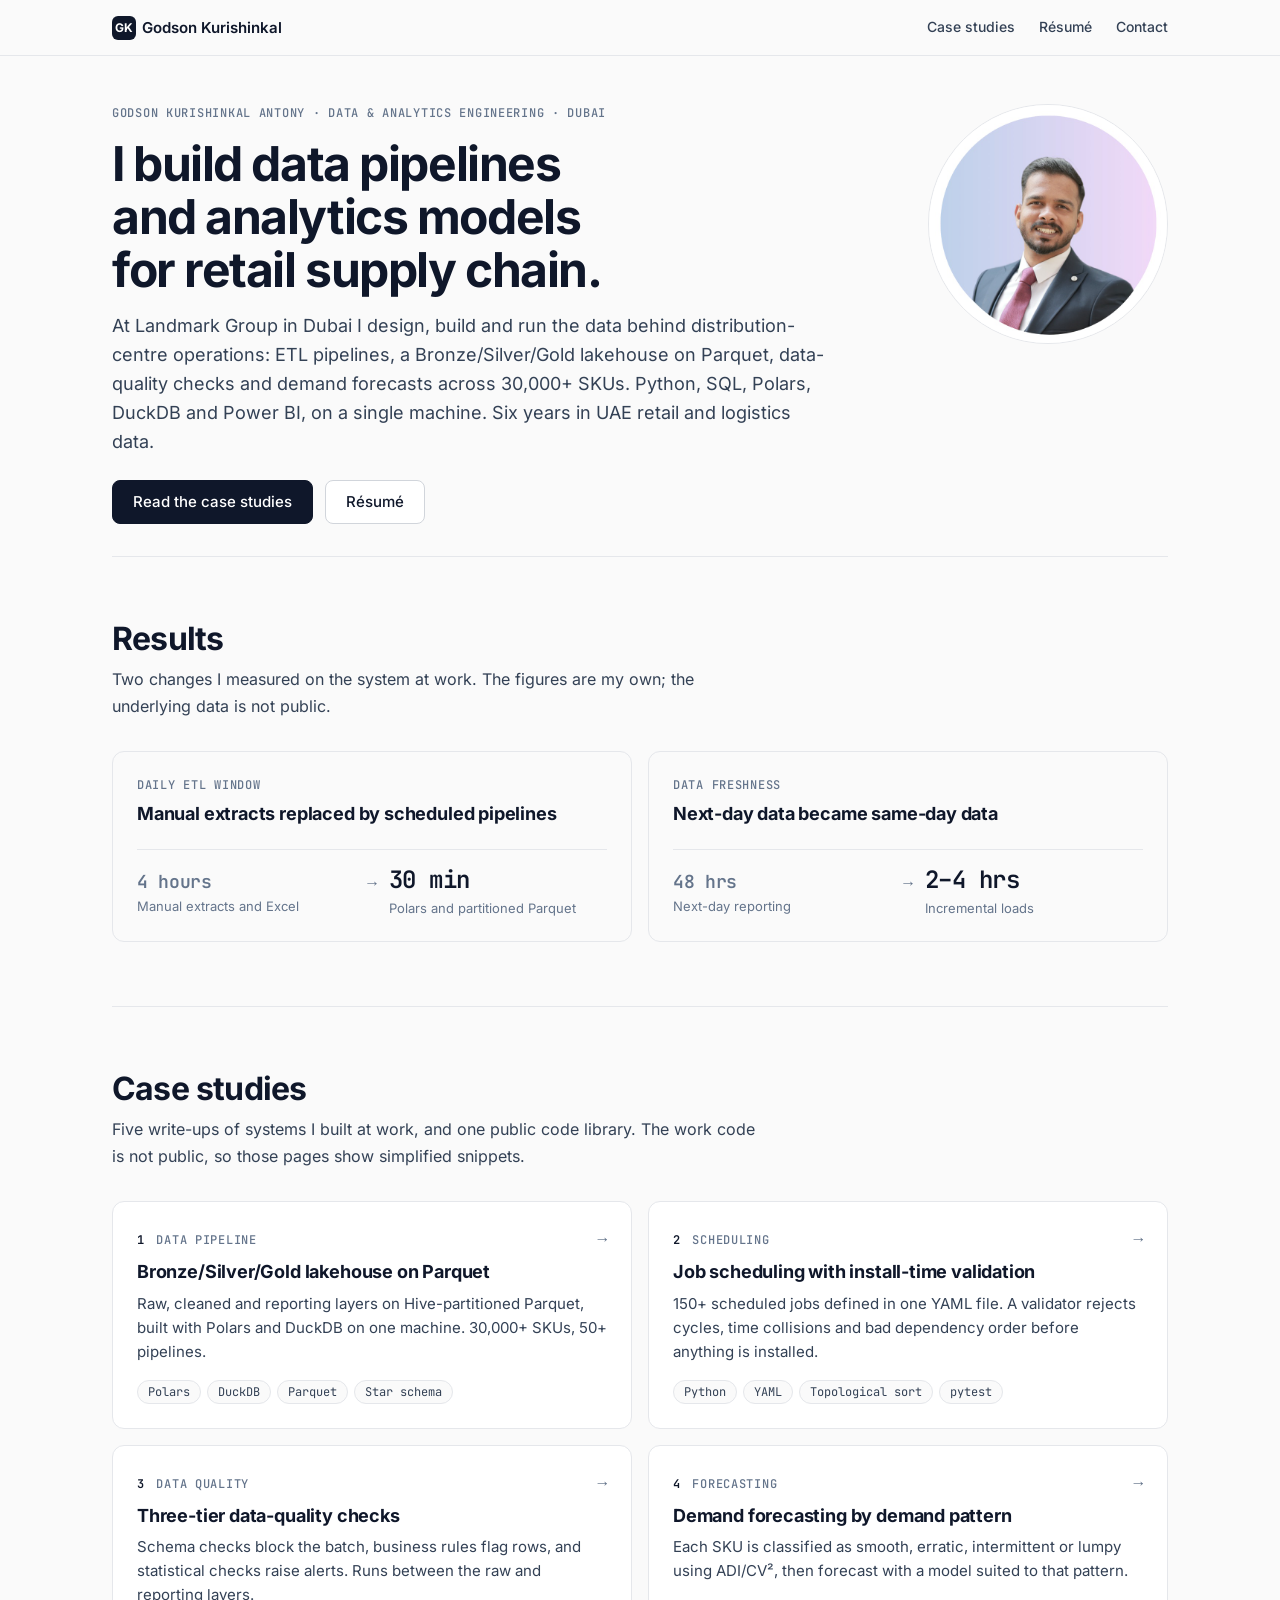
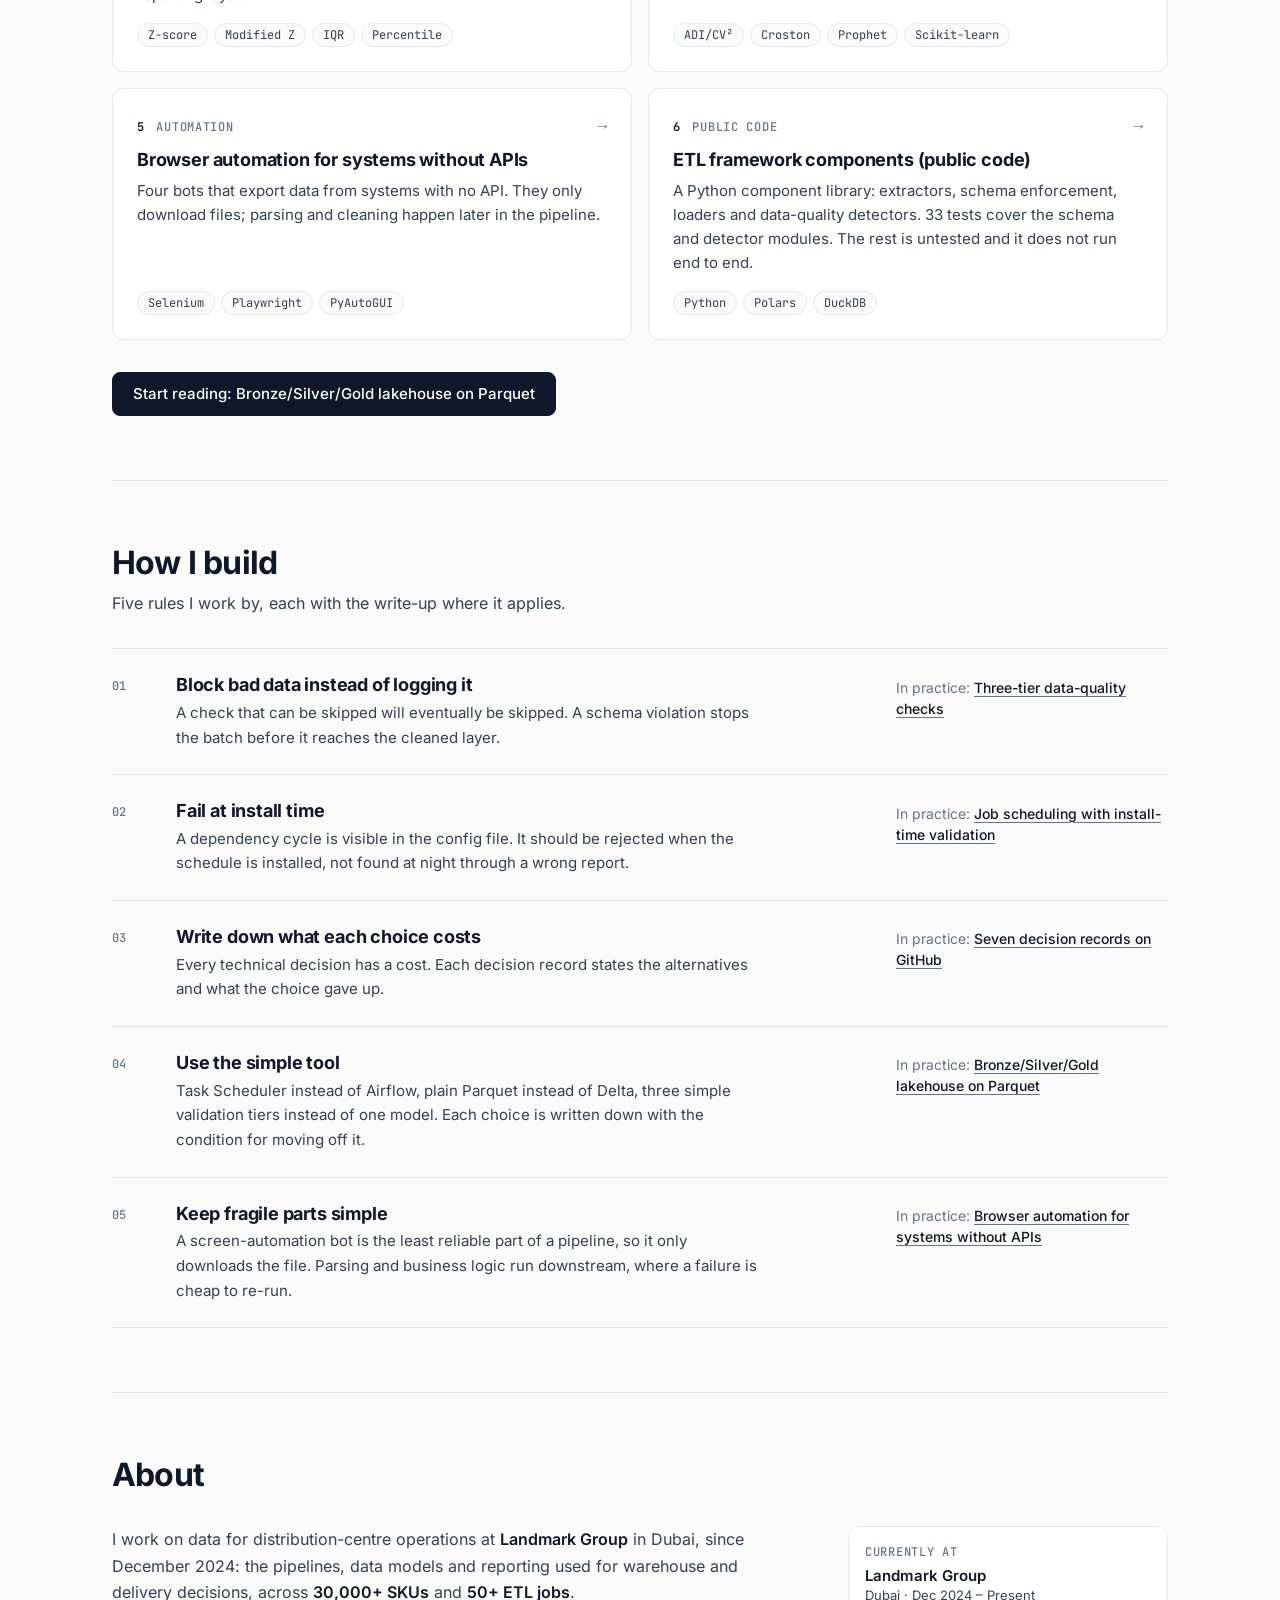
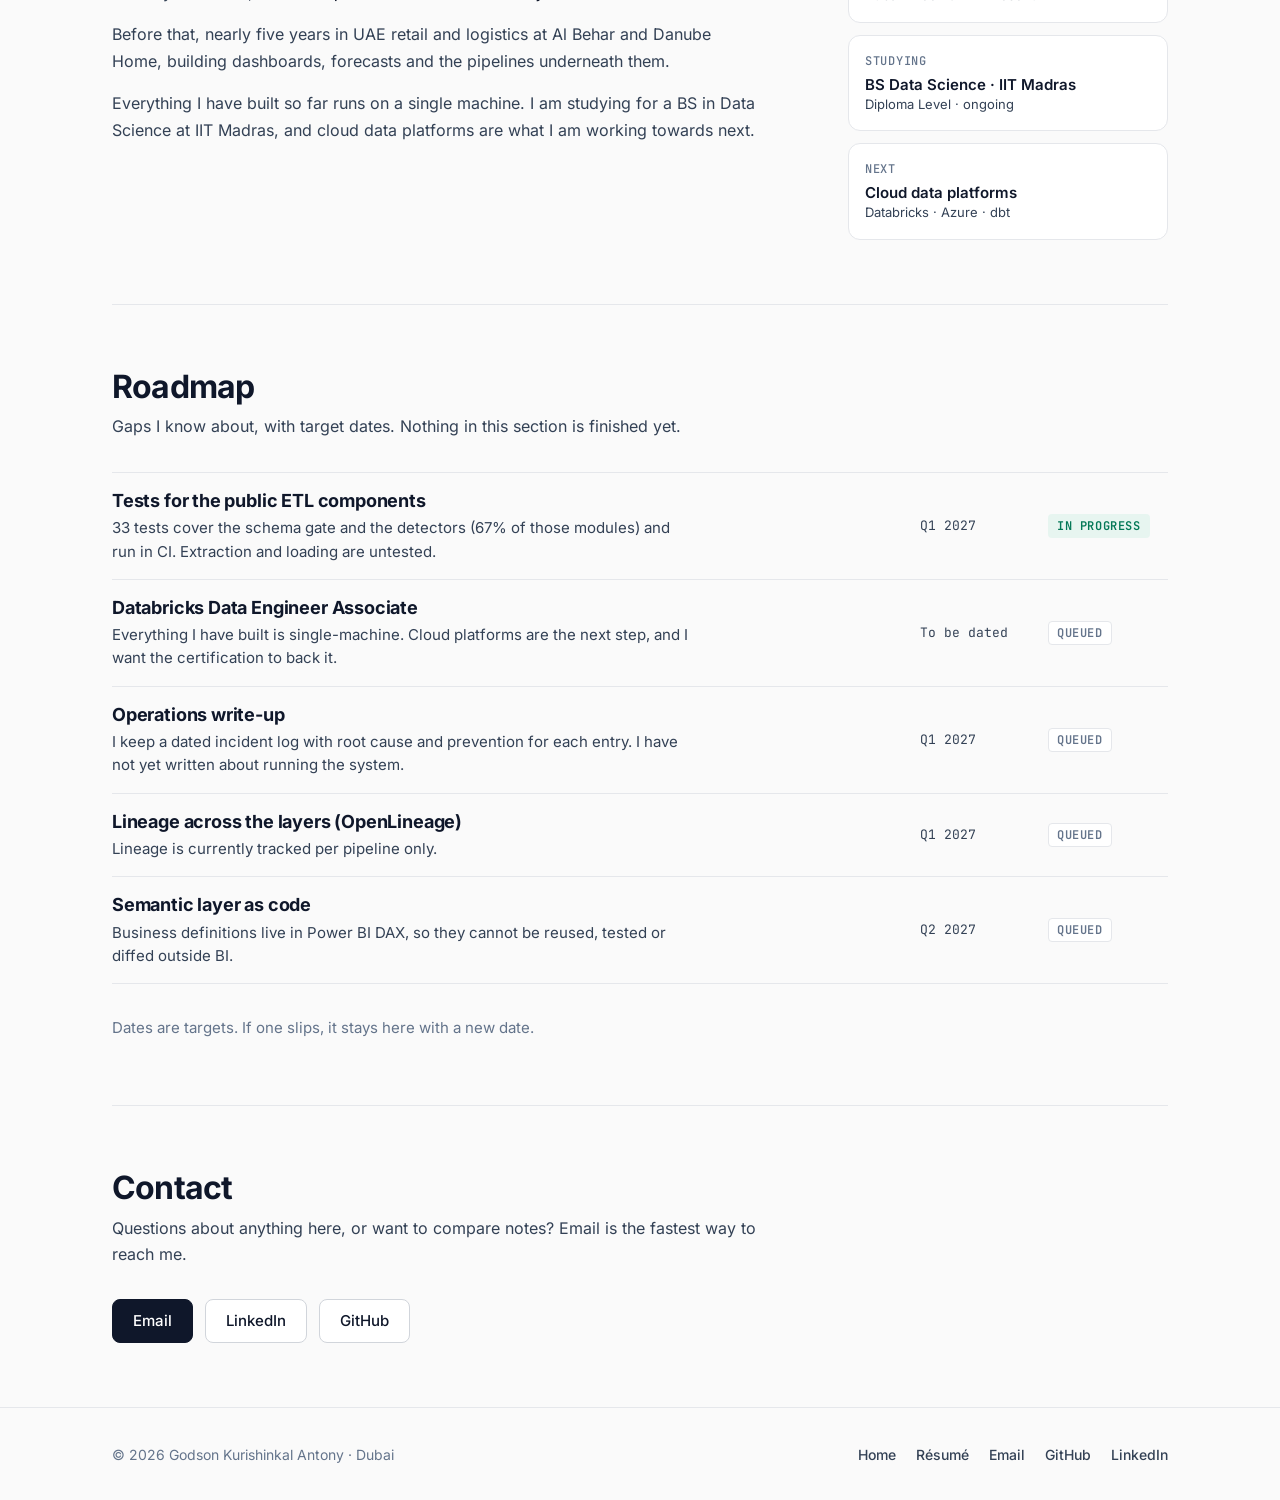
<file: index.html>
<!DOCTYPE html>
<html lang="en">
<head>
    <meta charset="UTF-8">
    <meta name="viewport" content="width=device-width, initial-scale=1.0">
    <meta name="theme-color" content="#fafafa">

    <!-- SEO -->
    <title>Godson Kurishinkal Antony — Data &amp; Analytics Engineering</title>
    <meta name="description" content="Data and analytics engineer in Dubai. ETL pipelines, a Parquet lakehouse, data-quality checks and demand forecasts for retail supply chain. Python, SQL, Polars, DuckDB, Power BI.">
    <meta name="author" content="Godson Kurishinkal Antony">
    <link rel="canonical" href="https://godsonkurishinkal.github.io/portfolio/">

    <!-- Open Graph -->
    <meta property="og:title" content="Godson Kurishinkal Antony — Data &amp; Analytics Engineering">
    <meta property="og:description" content="ETL pipelines, a Parquet lakehouse, data-quality checks and demand forecasts for retail supply chain. Write-ups and public code.">
    <meta property="og:type" content="website">
    <meta property="og:url" content="https://godsonkurishinkal.github.io/portfolio/">
    <meta property="og:image" content="https://godsonkurishinkal.github.io/portfolio/assets/images/og-image.png">
    <meta property="og:image:width" content="1200">
    <meta property="og:image:height" content="630">
    <meta property="og:locale" content="en_AE">

    <!-- Twitter Card -->
    <meta name="twitter:card" content="summary_large_image">
    <meta name="twitter:title" content="Godson Kurishinkal Antony — Data &amp; Analytics Engineering">
    <meta name="twitter:description" content="Data pipelines and analytics models for retail supply chain. Write-ups and public code.">
    <meta name="twitter:image" content="https://godsonkurishinkal.github.io/portfolio/assets/images/og-image.png">


    <!-- Favicon -->
    <link rel="icon" type="image/svg+xml" href="data:image/svg+xml;utf8,<svg xmlns='http://www.w3.org/2000/svg' viewBox='0 0 100 100'><rect width='100' height='100' rx='20' fill='%230f172a'/><text x='50' y='66' font-family='Inter,sans-serif' font-size='52' font-weight='700' text-anchor='middle' fill='%23ffffff'>GK</text></svg>">
    <link rel="apple-touch-icon" href="data:image/svg+xml;utf8,<svg xmlns='http://www.w3.org/2000/svg' viewBox='0 0 100 100'><rect width='100' height='100' rx='20' fill='%230f172a'/><text x='50' y='66' font-family='Inter,sans-serif' font-size='52' font-weight='700' text-anchor='middle' fill='%23ffffff'>GK</text></svg>">

    <!-- JSON-LD: Person schema -->
    <script type="application/ld+json">
    {
      "@context": "https://schema.org",
      "@type": "Person",
      "name": "Godson Kurishinkal Antony",
      "givenName": "Godson",
      "familyName": "Kurishinkal Antony",
      "jobTitle": "Data & Analytics Engineering — Supply Chain & Retail",
      "description": "Data and analytics engineer with 6+ years building ETL pipelines, data models, data-quality checks and demand forecasts for UAE retail supply chain.",
      "url": "https://godsonkurishinkal.github.io/portfolio/",
      "image": "https://godsonkurishinkal.github.io/portfolio/assets/images/profile.jpg",
      "email": "mailto:godson.kurishinkal@gmail.com",
      "address": {"@type": "PostalAddress", "addressLocality": "Dubai", "addressCountry": "AE"},
      "worksFor": {"@type": "Organization", "name": "Landmark Group"},
      "alumniOf": [
        {"@type": "EducationalOrganization", "name": "Indian Institute of Technology, Madras"},
        {"@type": "EducationalOrganization", "name": "Carmel Polytechnic College"}
      ],
      "knowsAbout": ["Data Engineering", "Medallion Architecture", "Polars", "DuckDB", "Power BI", "Python", "SQL", "Dimensional Modeling", "Supply Chain Analytics", "ETL Pipelines"],
      "sameAs": ["https://linkedin.com/in/godsonkurishinkal", "https://github.com/GodsonKurishinkal"]
    }
    </script>

    <link rel="stylesheet" href="assets/css/tokens.css?v=6ff5aee7">
    <link rel="stylesheet" href="assets/css/app.css?v=ebb3c138">
</head>
<body>
    <a href="#main" class="skip-link">Skip to content</a>
    <header class="site-header">
        <nav class="site-nav" aria-label="Primary">
            <a href="index.html" class="nav-brand">
                <span class="nav-brand-mark" aria-hidden="true">GK</span>
                <span class="nav-brand-name">Godson<span class="nav-brand-name-last"> Kurishinkal</span></span>
            </a>
            <ul class="nav-links">
                <li><a href="index.html#projects">Case studies</a></li>
                <li><a href="resume.html">Résumé</a></li>
                <li><a href="index.html#contact">Contact</a></li>
            </ul>
        </nav>
    </header>

    <main id="main" class="home">
        <div class="hero" id="top">
            <p class="hero-eyebrow">Godson Kurishinkal Antony · Data &amp; Analytics Engineering · Dubai</p>
            <h1 class="hero-title">I build data pipelines and analytics models for retail supply chain.</h1>
            <p class="hero-pitch">At Landmark Group in Dubai I design, build and run the data behind distribution-centre operations: ETL pipelines, a Bronze/Silver/Gold lakehouse on Parquet, data-quality checks and demand forecasts across 30,000+ SKUs. Python, SQL, Polars, DuckDB and Power BI, on a single machine. Six years in UAE retail and logistics data.</p>
            <div class="btn-row">
                <a href="#projects" class="btn btn-ink">Read the case studies</a>
                <a href="resume.html" class="btn btn-ghost">Résumé</a>
            </div>
            <img src="assets/images/profile.jpg" alt="Godson Kurishinkal Antony" class="hero-image" width="640" height="640" loading="eager" decoding="async" fetchpriority="high">
        </div>

        <section id="results" aria-labelledby="impact-title">
            <h2 class="section-title-lg" id="impact-title">Results</h2>
            <p class="section-sub">Two changes I measured on the system at work. The figures are my own; the underlying data is not public.</p>
            <div class="impact-grid">
                <div class="impact">
                    <p class="impact-label-row">Daily ETL window</p>
                    <h3 class="impact-title">Manual extracts replaced by scheduled pipelines</h3>
                    <div class="impact-compare">
                        <div class="impact-old">
                            <span class="impact-old-val">4 hours</span>
                            <span class="impact-sub">Manual extracts and Excel</span>
                        </div>
                        <span class="impact-arrow" aria-hidden="true">→</span>
                        <div class="impact-new">
                            <span class="impact-new-val">30 min</span>
                            <span class="impact-sub">Polars and partitioned Parquet</span>
                        </div>
                    </div>
                </div>
                <div class="impact">
                    <p class="impact-label-row">Data freshness</p>
                    <h3 class="impact-title">Next-day data became same-day data</h3>
                    <div class="impact-compare">
                        <div class="impact-old">
                            <span class="impact-old-val">48 hrs</span>
                            <span class="impact-sub">Next-day reporting</span>
                        </div>
                        <span class="impact-arrow" aria-hidden="true">→</span>
                        <div class="impact-new">
                            <span class="impact-new-val">2–4 hrs</span>
                            <span class="impact-sub">Incremental loads</span>
                        </div>
                    </div>
                </div>
            </div>
        </section>

        <section id="projects" aria-labelledby="projects-title">
            <h2 class="section-title-lg" id="projects-title">Case studies</h2>
            <p class="section-sub">Five write-ups of systems I built at work, and one public code library. The work code is not public, so those pages show simplified snippets.</p>
            <ol class="projects-grid">
                <li class="project-card">
                    <div class="project-card-head">
                        <p class="project-card-tag"><span class="project-card-num">1</span> Data pipeline</p>
                        <span class="project-card-arrow" aria-hidden="true">→</span>
                    </div>
                    <h3 class="project-card-title"><a href="projects/medallion-lakehouse.html">Bronze/Silver/Gold lakehouse on Parquet</a></h3>
                    <p class="project-card-desc">Raw, cleaned and reporting layers on Hive-partitioned Parquet, built with Polars and DuckDB on one machine. 30,000+ SKUs, 50+ pipelines.</p>
                    <div class="project-card-pills">
                        <span class="project-card-pill">Polars</span>
                        <span class="project-card-pill">DuckDB</span>
                        <span class="project-card-pill">Parquet</span>
                        <span class="project-card-pill">Star schema</span>
                    </div>
                </li>
                <li class="project-card">
                    <div class="project-card-head">
                        <p class="project-card-tag"><span class="project-card-num">2</span> Scheduling</p>
                        <span class="project-card-arrow" aria-hidden="true">→</span>
                    </div>
                    <h3 class="project-card-title"><a href="projects/pipeline-orchestration.html">Job scheduling with install-time validation</a></h3>
                    <p class="project-card-desc">150+ scheduled jobs defined in one YAML file. A validator rejects cycles, time collisions and bad dependency order before anything is installed.</p>
                    <div class="project-card-pills">
                        <span class="project-card-pill">Python</span>
                        <span class="project-card-pill">YAML</span>
                        <span class="project-card-pill">Topological sort</span>
                        <span class="project-card-pill">pytest</span>
                    </div>
                </li>
                <li class="project-card">
                    <div class="project-card-head">
                        <p class="project-card-tag"><span class="project-card-num">3</span> Data quality</p>
                        <span class="project-card-arrow" aria-hidden="true">→</span>
                    </div>
                    <h3 class="project-card-title"><a href="projects/anomaly-detection.html">Three-tier data-quality checks</a></h3>
                    <p class="project-card-desc">Schema checks block the batch, business rules flag rows, and statistical checks raise alerts. Runs between the raw and reporting layers.</p>
                    <div class="project-card-pills">
                        <span class="project-card-pill">Z-score</span>
                        <span class="project-card-pill">Modified Z</span>
                        <span class="project-card-pill">IQR</span>
                        <span class="project-card-pill">Percentile</span>
                    </div>
                </li>
                <li class="project-card">
                    <div class="project-card-head">
                        <p class="project-card-tag"><span class="project-card-num">4</span> Forecasting</p>
                        <span class="project-card-arrow" aria-hidden="true">→</span>
                    </div>
                    <h3 class="project-card-title"><a href="projects/demand-forecasting.html">Demand forecasting by demand pattern</a></h3>
                    <p class="project-card-desc">Each SKU is classified as smooth, erratic, intermittent or lumpy using ADI/CV², then forecast with a model suited to that pattern.</p>
                    <div class="project-card-pills">
                        <span class="project-card-pill">ADI/CV²</span>
                        <span class="project-card-pill">Croston</span>
                        <span class="project-card-pill">Prophet</span>
                        <span class="project-card-pill">Scikit-learn</span>
                    </div>
                </li>
                <li class="project-card">
                    <div class="project-card-head">
                        <p class="project-card-tag"><span class="project-card-num">5</span> Automation</p>
                        <span class="project-card-arrow" aria-hidden="true">→</span>
                    </div>
                    <h3 class="project-card-title"><a href="projects/rpa-bot-framework.html">Browser automation for systems without APIs</a></h3>
                    <p class="project-card-desc">Four bots that export data from systems with no API. They only download files; parsing and cleaning happen later in the pipeline.</p>
                    <div class="project-card-pills">
                        <span class="project-card-pill">Selenium</span>
                        <span class="project-card-pill">Playwright</span>
                        <span class="project-card-pill">PyAutoGUI</span>
                    </div>
                </li>
                <li class="project-card">
                    <div class="project-card-head">
                        <p class="project-card-tag"><span class="project-card-num">6</span> Public code</p>
                        <span class="project-card-arrow" aria-hidden="true">→</span>
                    </div>
                    <h3 class="project-card-title"><a href="enterprise-data-platform/">ETL framework components (public code)</a></h3>
                    <p class="project-card-desc">A Python component library: extractors, schema enforcement, loaders and data-quality detectors. 33 tests cover the schema and detector modules. The rest is untested and it does not run end to end.</p>
                    <div class="project-card-pills">
                        <span class="project-card-pill">Python</span>
                        <span class="project-card-pill">Polars</span>
                        <span class="project-card-pill">DuckDB</span>
                    </div>
                </li>
            </ol>
            <div class="btn-row">
                <a href="projects/medallion-lakehouse.html" class="btn btn-ink">Start reading: Bronze/Silver/Gold lakehouse on Parquet</a>
            </div>
        </section>

        <section id="approach" aria-labelledby="principles-title">
            <h2 class="section-title-lg" id="principles-title">How I build</h2>
            <p class="section-sub">Five rules I work by, each with the write-up where it applies.</p>
            <ol class="principles">
                <li class="principle">
                    <div class="principle-num" aria-hidden="true">01</div>
                    <div>
                        <h3 class="principle-title">Block bad data instead of logging it</h3>
                        <p class="principle-text">A check that can be skipped will eventually be skipped. A schema violation stops the batch before it reaches the cleaned layer.</p>
                    </div>
                    <p class="principle-proof">In practice: <a href="projects/anomaly-detection.html">Three-tier data-quality checks</a></p>
                </li>
                <li class="principle">
                    <div class="principle-num" aria-hidden="true">02</div>
                    <div>
                        <h3 class="principle-title">Fail at install time</h3>
                        <p class="principle-text">A dependency cycle is visible in the config file. It should be rejected when the schedule is installed, not found at night through a wrong report.</p>
                    </div>
                    <p class="principle-proof">In practice: <a href="projects/pipeline-orchestration.html">Job scheduling with install-time validation</a></p>
                </li>
                <li class="principle">
                    <div class="principle-num" aria-hidden="true">03</div>
                    <div>
                        <h3 class="principle-title">Write down what each choice costs</h3>
                        <p class="principle-text">Every technical decision has a cost. Each decision record states the alternatives and what the choice gave up.</p>
                    </div>
                    <p class="principle-proof">In practice: <a href="https://github.com/GodsonKurishinkal/portfolio/tree/main/enterprise-data-platform/docs/architecture-decisions" target="_blank" rel="noopener noreferrer">Seven decision records on GitHub</a></p>
                </li>
                <li class="principle">
                    <div class="principle-num" aria-hidden="true">04</div>
                    <div>
                        <h3 class="principle-title">Use the simple tool</h3>
                        <p class="principle-text">Task Scheduler instead of Airflow, plain Parquet instead of Delta, three simple validation tiers instead of one model. Each choice is written down with the condition for moving off it.</p>
                    </div>
                    <p class="principle-proof">In practice: <a href="projects/medallion-lakehouse.html">Bronze/Silver/Gold lakehouse on Parquet</a></p>
                </li>
                <li class="principle">
                    <div class="principle-num" aria-hidden="true">05</div>
                    <div>
                        <h3 class="principle-title">Keep fragile parts simple</h3>
                        <p class="principle-text">A screen-automation bot is the least reliable part of a pipeline, so it only downloads the file. Parsing and business logic run downstream, where a failure is cheap to re-run.</p>
                    </div>
                    <p class="principle-proof">In practice: <a href="projects/rpa-bot-framework.html">Browser automation for systems without APIs</a></p>
                </li>
            </ol>
        </section>

        <section id="about" aria-labelledby="about-title">
            <h2 class="section-title-lg" id="about-title">About</h2>
            <div class="about-grid">
                <div class="about-prose">
                    <p>I work on data for distribution-centre operations at <strong>Landmark Group</strong> in Dubai, since December 2024: the pipelines, data models and reporting used for warehouse and delivery decisions, across <strong>30,000+ SKUs</strong> and <strong>50+ ETL jobs</strong>.</p>
                    <p>Before that, nearly five years in UAE retail and logistics at Al Behar and Danube Home, building dashboards, forecasts and the pipelines underneath them.</p>
                    <p>Everything I have built so far runs on a single machine. I am studying for a BS in Data Science at IIT Madras, and cloud data platforms are what I am working towards next.</p>
                </div>
                <div class="about-side">
                    <div class="about-chip">
                        <span class="about-chip-label">Currently at</span>
                        <span class="about-chip-value">Landmark Group</span>
                        <span class="about-chip-sub">Dubai · Dec 2024 – Present</span>
                    </div>
                    <div class="about-chip">
                        <span class="about-chip-label">Studying</span>
                        <span class="about-chip-value">BS Data Science · IIT Madras</span>
                        <span class="about-chip-sub">Diploma Level · ongoing</span>
                    </div>
                    <div class="about-chip">
                        <span class="about-chip-label">Next</span>
                        <span class="about-chip-value">Cloud data platforms</span>
                        <span class="about-chip-sub">Databricks · Azure · dbt</span>
                    </div>
                </div>
            </div>
        </section>

        <section id="roadmap" aria-labelledby="focus-title">
            <h2 class="section-title-lg" id="focus-title">Roadmap</h2>
            <p class="section-sub">Gaps I know about, with target dates. Nothing in this section is finished yet.</p>
            <ul class="commits">
                <li class="commit">
                    <div class="commit-main">
                        <h3 class="commit-name">Tests for the public ETL components</h3>
                        <p class="commit-why">33 tests cover the schema gate and the detectors (67% of those modules) and run in CI. Extraction and loading are untested.</p>
                    </div>
                    <span class="commit-by">Q1 2027</span>
                    <span class="commit-state state-active">In progress</span>
                </li>
                <li class="commit">
                    <div class="commit-main">
                        <h3 class="commit-name">Databricks Data Engineer Associate</h3>
                        <p class="commit-why">Everything I have built is single-machine. Cloud platforms are the next step, and I want the certification to back it.</p>
                    </div>
                    <span class="commit-by">To be dated</span>
                    <span class="commit-state state-queued">Queued</span>
                </li>
                <li class="commit">
                    <div class="commit-main">
                        <h3 class="commit-name">Operations write-up</h3>
                        <p class="commit-why">I keep a dated incident log with root cause and prevention for each entry. I have not yet written about running the system.</p>
                    </div>
                    <span class="commit-by">Q1 2027</span>
                    <span class="commit-state state-queued">Queued</span>
                </li>
                <li class="commit">
                    <div class="commit-main">
                        <h3 class="commit-name">Lineage across the layers (OpenLineage)</h3>
                        <p class="commit-why">Lineage is currently tracked per pipeline only.</p>
                    </div>
                    <span class="commit-by">Q1 2027</span>
                    <span class="commit-state state-queued">Queued</span>
                </li>
                <li class="commit">
                    <div class="commit-main">
                        <h3 class="commit-name">Semantic layer as code</h3>
                        <p class="commit-why">Business definitions live in Power BI DAX, so they cannot be reused, tested or diffed outside BI.</p>
                    </div>
                    <span class="commit-by">Q2 2027</span>
                    <span class="commit-state state-queued">Queued</span>
                </li>
            </ul>
            <p class="commit-note">Dates are targets. If one slips, it stays here with a new date.</p>
        </section>

        <section id="contact" aria-labelledby="contact-title">
            <h2 class="section-title-lg" id="contact-title">Contact</h2>
            <p class="section-sub">Questions about anything here, or want to compare notes? Email is the fastest way to reach me.</p>
            <div class="btn-row">
                <a href="mailto:godson.kurishinkal@gmail.com?subject=Hello%20Godson" class="btn btn-ink">Email</a>
                <a href="https://linkedin.com/in/godsonkurishinkal" target="_blank" rel="noopener noreferrer" class="btn btn-ghost">LinkedIn</a>
                <a href="https://github.com/GodsonKurishinkal" target="_blank" rel="noopener noreferrer" class="btn btn-ghost">GitHub</a>
            </div>
        </section>
    </main>

    <footer class="site-footer">
        <div class="footer-inner">
            <p>© 2026 Godson Kurishinkal Antony · Dubai</p>
            <ul class="footer-links">
                <li><a href="index.html">Home</a></li>
                <li><a href="resume.html">Résumé</a></li>
                <li><a href="mailto:godson.kurishinkal@gmail.com">Email</a></li>
                <li><a href="https://github.com/GodsonKurishinkal" target="_blank" rel="noopener noreferrer">GitHub</a></li>
                <li><a href="https://linkedin.com/in/godsonkurishinkal" target="_blank" rel="noopener noreferrer">LinkedIn</a></li>
            </ul>
        </div>
    </footer>
</body>
</html>
</file>
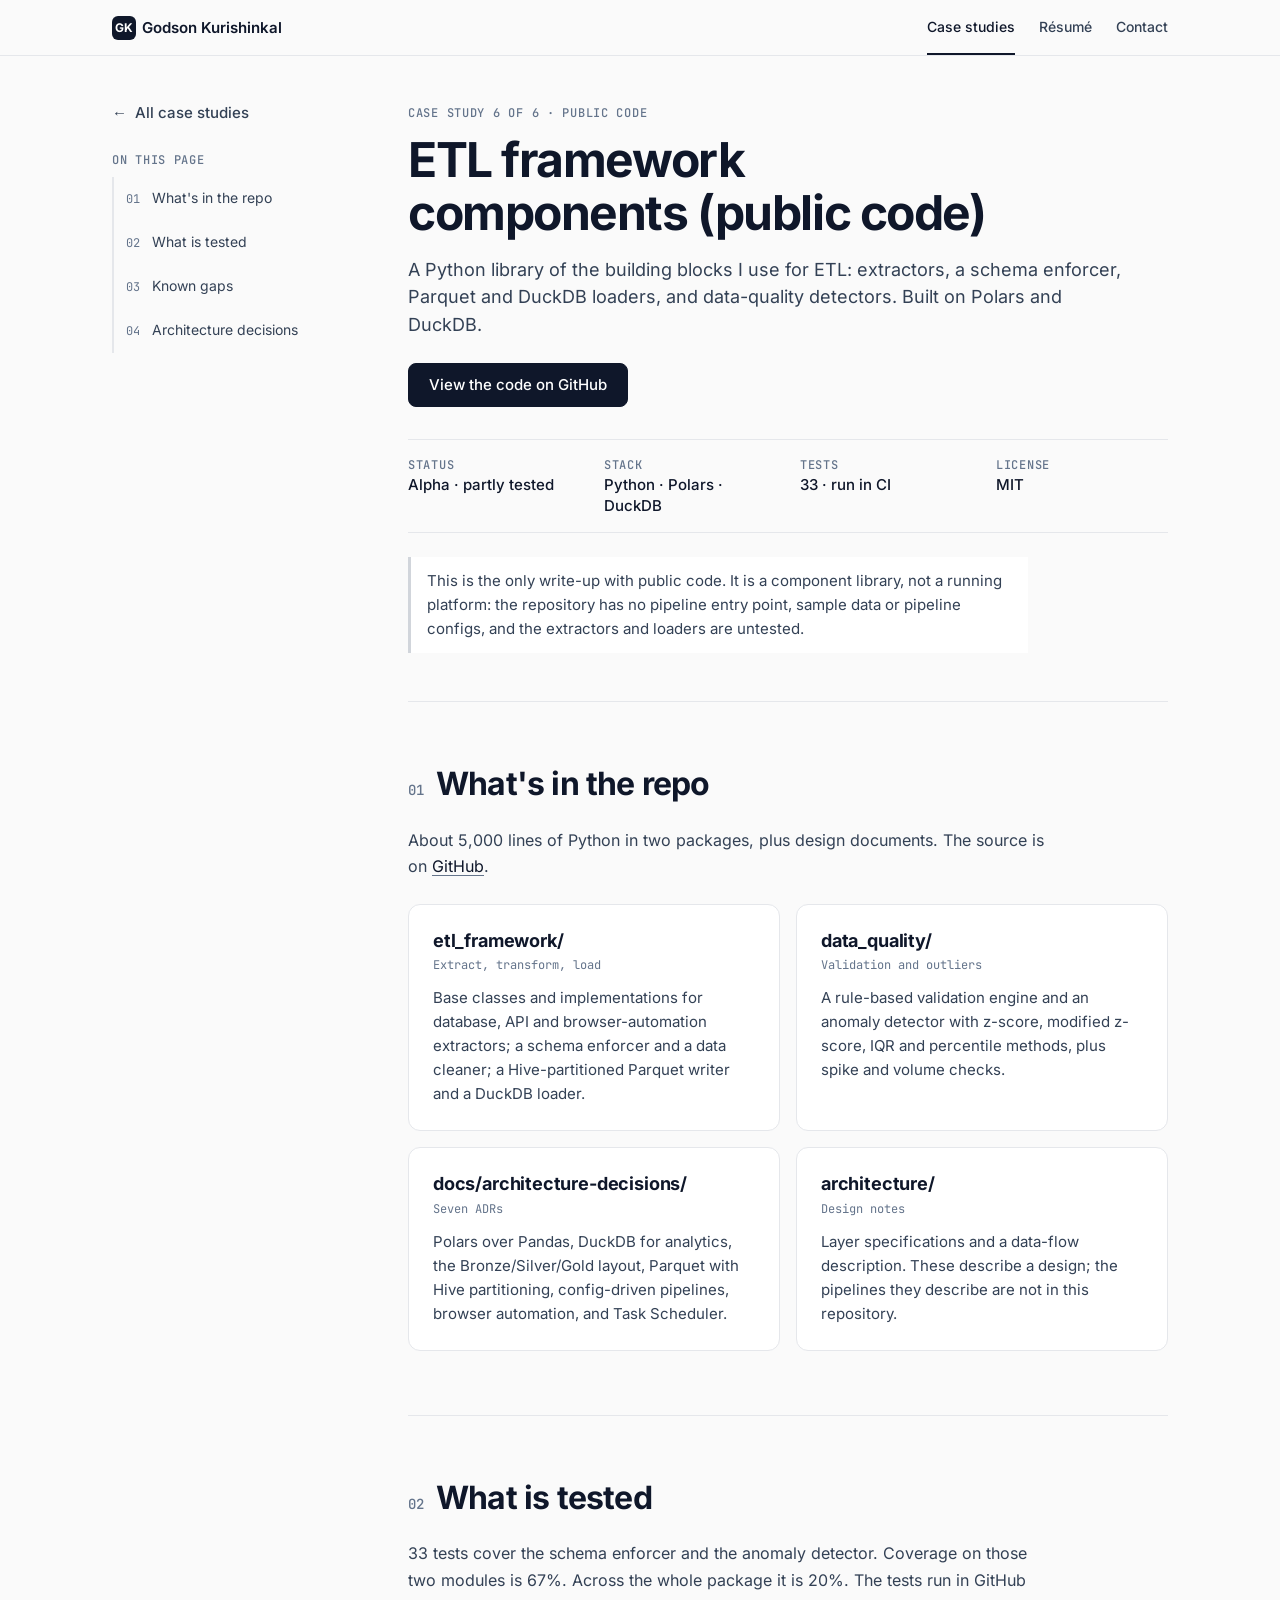
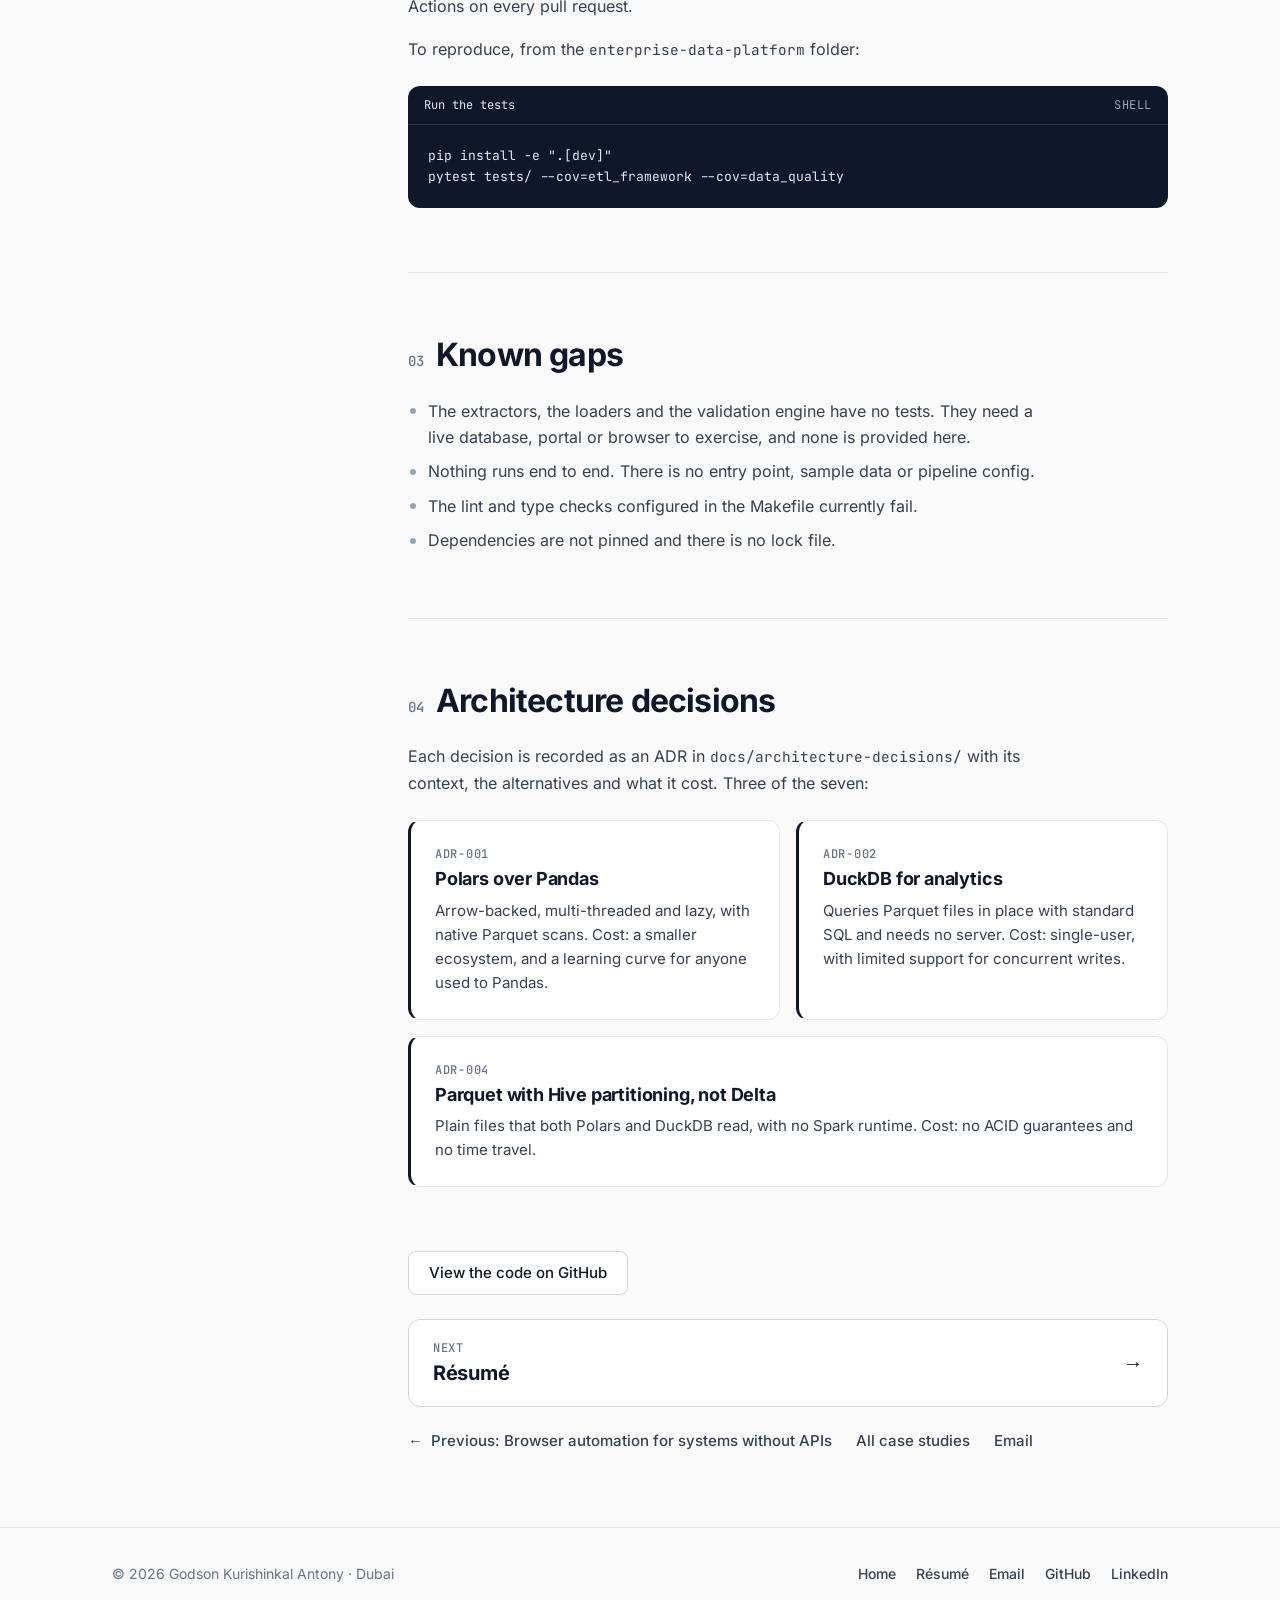
<file: enterprise-data-platform/index.html>
<!DOCTYPE html>
<html lang="en">
<head>
    <meta charset="UTF-8">
    <meta name="viewport" content="width=device-width, initial-scale=1.0">
    <meta name="theme-color" content="#fafafa">

    <title>ETL framework components (public code) — Godson Kurishinkal Antony</title>
    <meta name="description" content="A Python component library for ETL: extractors, a schema enforcer, Parquet and DuckDB loaders, and data-quality detectors. 33 tests. Source on GitHub.">
    <meta name="author" content="Godson Kurishinkal Antony">
    <link rel="canonical" href="https://godsonkurishinkal.github.io/portfolio/enterprise-data-platform/">

    <meta property="og:title" content="ETL framework components (public code)">
    <meta property="og:description" content="A Python component library for ETL: extractors, a schema enforcer, loaders and data-quality detectors. 33 tests.">
    <meta property="og:type" content="article">
    <meta property="og:url" content="https://godsonkurishinkal.github.io/portfolio/enterprise-data-platform/">
    <meta property="og:image" content="https://godsonkurishinkal.github.io/portfolio/assets/images/og-image.png">


    <link rel="icon" type="image/svg+xml" href="data:image/svg+xml;utf8,<svg xmlns='http://www.w3.org/2000/svg' viewBox='0 0 100 100'><rect width='100' height='100' rx='20' fill='%230f172a'/><text x='50' y='66' font-family='Inter,sans-serif' font-size='52' font-weight='700' text-anchor='middle' fill='%23ffffff'>GK</text></svg>">

    <link rel="stylesheet" href="../assets/css/tokens.css?v=6ff5aee7">
    <link rel="stylesheet" href="../assets/css/app.css?v=ebb3c138">
</head>
<body>
    <a href="#main" class="skip-link">Skip to content</a>
    <header class="site-header">
        <nav class="site-nav" aria-label="Primary">
            <a href="../index.html" class="nav-brand">
                <span class="nav-brand-mark" aria-hidden="true">GK</span>
                <span class="nav-brand-name">Godson<span class="nav-brand-name-last"> Kurishinkal</span></span>
            </a>
            <ul class="nav-links">
                <li><a href="../index.html#projects" aria-current="page">Case studies</a></li>
                <li><a href="../resume.html">Résumé</a></li>
                <li><a href="../index.html#contact">Contact</a></li>
            </ul>
        </nav>
    </header>

    <main id="main" class="case">
        <header class="case-header">
            <a href="../index.html#projects" class="back-link"><span aria-hidden="true">←</span> All case studies</a>
            <p class="case-category">Case study 6 of 6 · Public code</p>
            <h1 class="case-title">ETL framework components (public code)</h1>
            <p class="case-pitch">A Python library of the building blocks I use for ETL: extractors, a schema enforcer, Parquet and DuckDB loaders, and data-quality detectors. Built on Polars and DuckDB.</p>

            <div class="btn-row">
                <a href="https://github.com/GodsonKurishinkal/portfolio/tree/main/enterprise-data-platform" target="_blank" rel="noopener noreferrer" class="btn btn-ink">View the code on GitHub</a>
            </div>

            <dl class="case-meta">
                <div class="case-meta-item"><dt class="case-meta-label">Status</dt><dd class="case-meta-value">Alpha · partly tested</dd></div>
                <div class="case-meta-item"><dt class="case-meta-label">Stack</dt><dd class="case-meta-value">Python · Polars · DuckDB</dd></div>
                <div class="case-meta-item"><dt class="case-meta-label">Tests</dt><dd class="case-meta-value">33 · run in CI</dd></div>
                <div class="case-meta-item"><dt class="case-meta-label">License</dt><dd class="case-meta-value">MIT</dd></div>
            </dl>

            <p class="case-note">This is the only write-up with public code. It is a component library, not a running platform: the repository has no pipeline entry point, sample data or pipeline configs, and the extractors and loaders are untested.</p>
        </header>

        <nav class="toc" aria-label="On this page">
            <a href="../index.html#projects" class="back-link toc-back"><span aria-hidden="true">←</span> All case studies</a>
            <p class="toc-label">On this page</p>
            <ol>
                <li><a href="#whats-in-the-repo">What's in the repo</a></li>
                <li><a href="#what-is-tested">What is tested</a></li>
                <li><a href="#known-gaps">Known gaps</a></li>
                <li><a href="#architecture-decisions">Architecture decisions</a></li>
            </ol>
        </nav>

        <div class="case-body">
            <section id="whats-in-the-repo">
                <div class="sh"><span class="sh-num">01</span><h2 class="sh-title">What's in the repo</h2></div>
                <div class="prose">
                    <p>About 5,000 lines of Python in two packages, plus design documents. The source is on <a href="https://github.com/GodsonKurishinkal/portfolio/tree/main/enterprise-data-platform" target="_blank" rel="noopener noreferrer">GitHub</a>.</p>
                </div>
                <div class="card-grid">
                    <div class="card">
                        <h3 class="card-title">etl_framework/</h3>
                        <div class="card-sub">Extract, transform, load</div>
                        <div class="card-desc">Base classes and implementations for database, API and browser-automation extractors; a schema enforcer and a data cleaner; a Hive-partitioned Parquet writer and a DuckDB loader.</div>
                    </div>
                    <div class="card">
                        <h3 class="card-title">data_quality/</h3>
                        <div class="card-sub">Validation and outliers</div>
                        <div class="card-desc">A rule-based validation engine and an anomaly detector with z-score, modified z-score, IQR and percentile methods, plus spike and volume checks.</div>
                    </div>
                    <div class="card">
                        <h3 class="card-title">docs/architecture-decisions/</h3>
                        <div class="card-sub">Seven ADRs</div>
                        <div class="card-desc">Polars over Pandas, DuckDB for analytics, the Bronze/Silver/Gold layout, Parquet with Hive partitioning, config-driven pipelines, browser automation, and Task Scheduler.</div>
                    </div>
                    <div class="card">
                        <h3 class="card-title">architecture/</h3>
                        <div class="card-sub">Design notes</div>
                        <div class="card-desc">Layer specifications and a data-flow description. These describe a design; the pipelines they describe are not in this repository.</div>
                    </div>
                </div>
            </section>

            <section id="what-is-tested">
                <div class="sh"><span class="sh-num">02</span><h2 class="sh-title">What is tested</h2></div>
                <div class="prose">
                    <p>33 tests cover the schema enforcer and the anomaly detector. Coverage on those two modules is 67%. Across the whole package it is 20%. The tests run in GitHub Actions on every pull request.</p>
                    <p>To reproduce, from the <code>enterprise-data-platform</code> folder:</p>
                </div>
                <div class="code">
                    <div class="code-head">
                        <span class="code-file">Run the tests</span>
                        <span class="code-lang">shell</span>
                        <span class="code-scroll" aria-hidden="true">scroll →</span>
                    </div>
<!-- [html-validate-disable-next prefer-native-element -- a scrolling code block is a named, focusable region] -->
<pre tabindex="0" role="region" aria-label="Run the tests">pip install -e ".[dev]"
pytest tests/ --cov=etl_framework --cov=data_quality</pre>
                </div>
            </section>

            <section id="known-gaps">
                <div class="sh"><span class="sh-num">03</span><h2 class="sh-title">Known gaps</h2></div>
                <div class="prose">
                    <ul>
                        <li>The extractors, the loaders and the validation engine have no tests. They need a live database, portal or browser to exercise, and none is provided here.</li>
                        <li>Nothing runs end to end. There is no entry point, sample data or pipeline config.</li>
                        <li>The lint and type checks configured in the Makefile currently fail.</li>
                        <li>Dependencies are not pinned and there is no lock file.</li>
                    </ul>
                </div>
            </section>

            <section id="architecture-decisions">
                <div class="sh"><span class="sh-num">04</span><h2 class="sh-title">Architecture decisions</h2></div>
                <div class="prose">
                    <p>Each decision is recorded as an ADR in <code>docs/architecture-decisions/</code> with its context, the alternatives and what it cost. Three of the seven:</p>
                </div>
                <div class="decisions">
                    <div class="decision">
                        <p class="decision-tag">ADR-001</p>
                        <h3 class="decision-title">Polars over Pandas</h3>
                        <div class="decision-body">
                            <p>Arrow-backed, multi-threaded and lazy, with native Parquet scans. Cost: a smaller ecosystem, and a learning curve for anyone used to Pandas.</p>
                        </div>
                    </div>
                    <div class="decision">
                        <p class="decision-tag">ADR-002</p>
                        <h3 class="decision-title">DuckDB for analytics</h3>
                        <div class="decision-body">
                            <p>Queries Parquet files in place with standard SQL and needs no server. Cost: single-user, with limited support for concurrent writes.</p>
                        </div>
                    </div>
                    <div class="decision">
                        <p class="decision-tag">ADR-004</p>
                        <h3 class="decision-title">Parquet with Hive partitioning, not Delta</h3>
                        <div class="decision-body">
                            <p>Plain files that both Polars and DuckDB read, with no Spark runtime. Cost: no ACID guarantees and no time travel.</p>
                        </div>
                    </div>
                </div>
            </section>

            <div class="btn-row">
                <a href="https://github.com/GodsonKurishinkal/portfolio/tree/main/enterprise-data-platform" target="_blank" rel="noopener noreferrer" class="btn btn-ghost">View the code on GitHub</a>
            </div>

            <nav class="pager" aria-label="Case studies">
                <a href="../resume.html" class="pager-next">
                    <span class="pager-text">
                        <span class="pager-label">Next</span>
                        <span class="pager-title">Résumé</span>
                    </span>
                    <span class="pager-arrow" aria-hidden="true">→</span>
                </a>
                <ul class="pager-links">
                    <li><a href="../projects/rpa-bot-framework.html"><span aria-hidden="true">←</span> Previous: Browser automation for systems without APIs</a></li>
                    <li><a href="../index.html#projects">All case studies</a></li>
                    <li><a href="mailto:godson.kurishinkal@gmail.com">Email</a></li>
                </ul>
            </nav>
        </div>
    </main>

    <footer class="site-footer">
        <div class="footer-inner">
            <p>© 2026 Godson Kurishinkal Antony · Dubai</p>
            <ul class="footer-links">
                <li><a href="../index.html">Home</a></li>
                <li><a href="../resume.html">Résumé</a></li>
                <li><a href="mailto:godson.kurishinkal@gmail.com">Email</a></li>
                <li><a href="https://github.com/GodsonKurishinkal" target="_blank" rel="noopener noreferrer">GitHub</a></li>
                <li><a href="https://linkedin.com/in/godsonkurishinkal" target="_blank" rel="noopener noreferrer">LinkedIn</a></li>
            </ul>
        </div>
    </footer>

    <script>
        /* Contents rail: mark the section in view. The page works without it. */
        (function () {
            var links = document.querySelectorAll('.toc ol a[href^="#"]');
            if (!links.length || !('IntersectionObserver' in window)) return;
            var current = '';
            var hold = 0;
            function mark(id) {
                current = id;
                links.forEach(function (a) {
                    if (id && a.getAttribute('href') === '#' + id) a.setAttribute('aria-current', 'true');
                    else a.removeAttribute('aria-current');
                });
            }
            /* A clicked link stays marked until its own scroll has settled. */
            function pin() {
                clearTimeout(hold);
                hold = setTimeout(function () { hold = 0; }, 250);
            }
            /* Sections that enter the band while a click is pinned are noted,
               then applied on the reader's next scroll. */
            var seen = '';
            var pinned = false;
            var io = new IntersectionObserver(function (entries) {
                entries.forEach(function (entry) {
                    if (entry.isIntersecting) seen = entry.target.id;
                    else if (entry.target.id === seen) seen = '';
                });
                if (hold) return;
                entries.forEach(function (entry) {
                    if (entry.isIntersecting) mark(entry.target.id);
                    /* Left the marked section with no other in view: above the first or below the last. */
                    else if (entry.target.id === current) mark('');
                });
            }, { rootMargin: '-40% 0px -55% 0px' });
            window.addEventListener('scroll', function () {
                if (hold) pin();
                else if (pinned) { pinned = false; if (seen !== current) mark(seen); }
            }, { passive: true });
            links.forEach(function (a) {
                var section = document.getElementById(a.getAttribute('href').slice(1));
                if (!section) return;
                io.observe(section);
                a.addEventListener('click', function () { mark(section.id); pinned = true; pin(); });
            });
        })();
    </script>
</body>
</html>
</file>
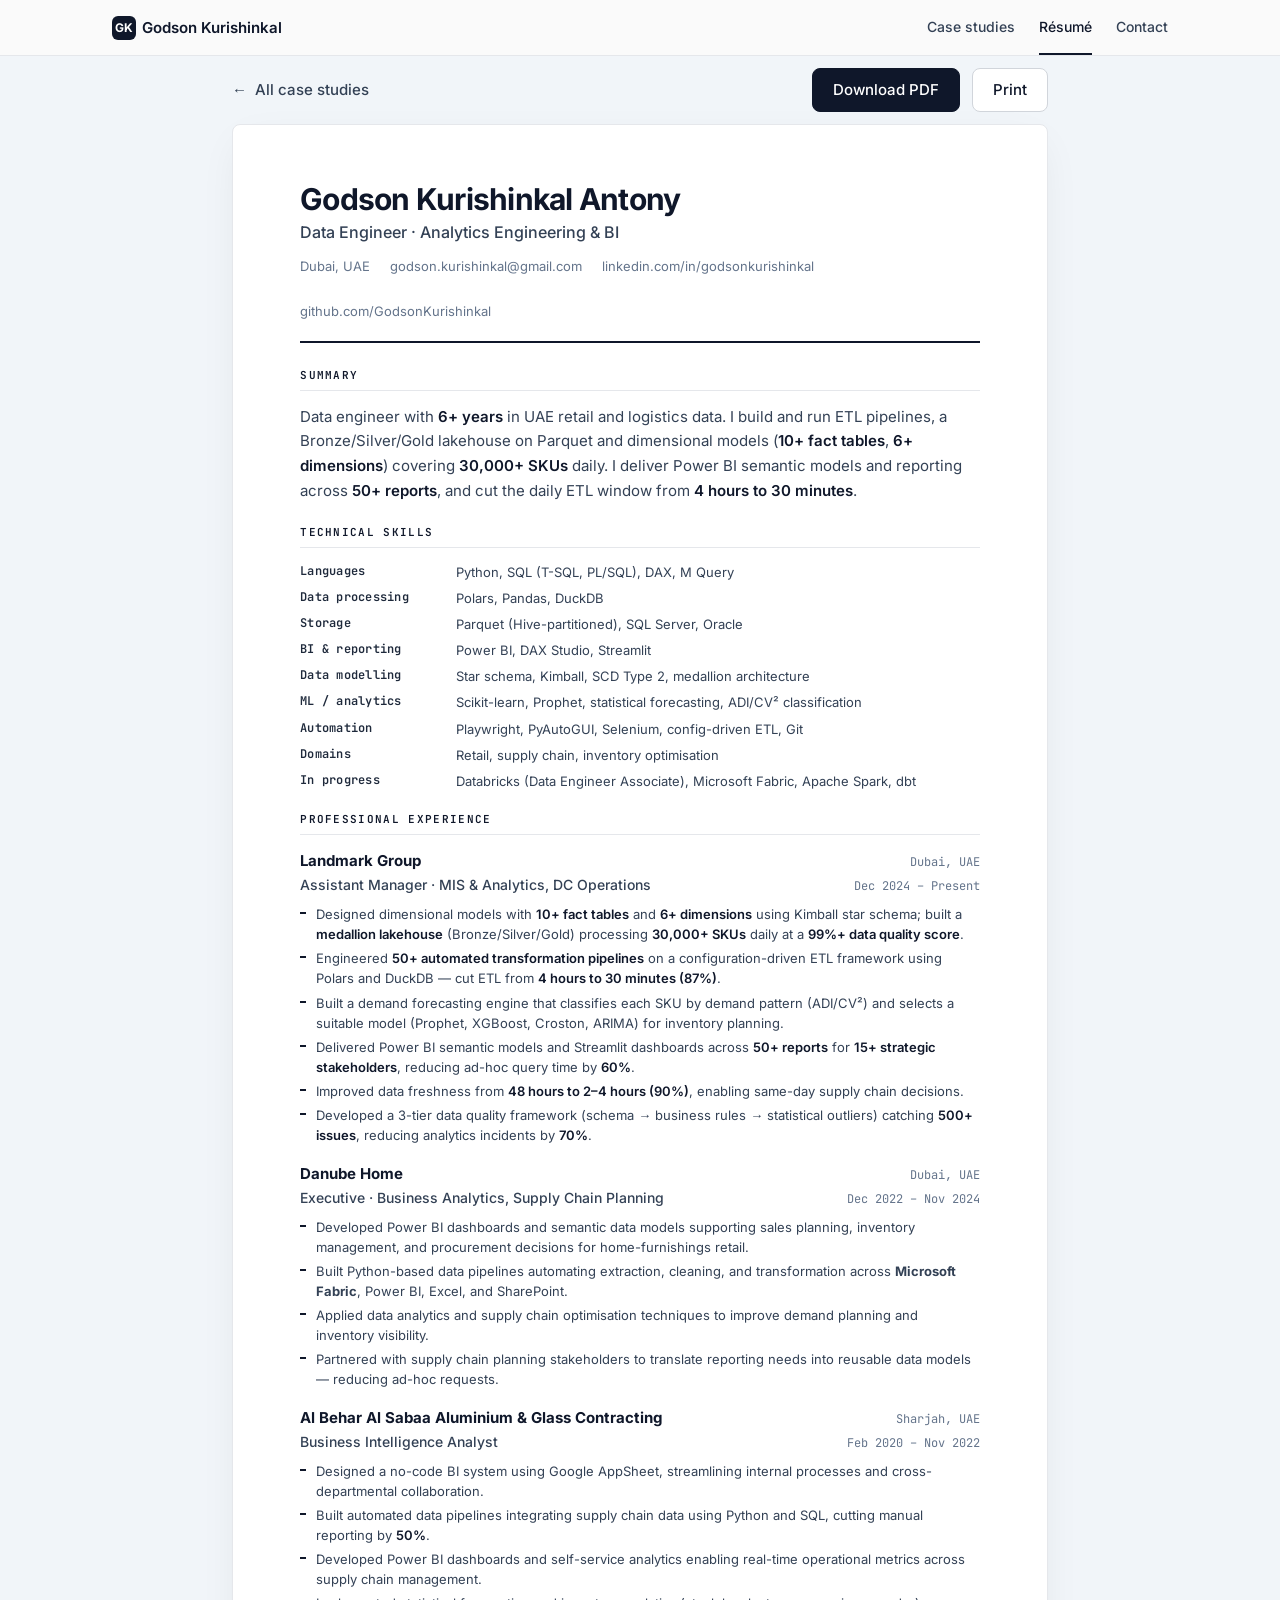
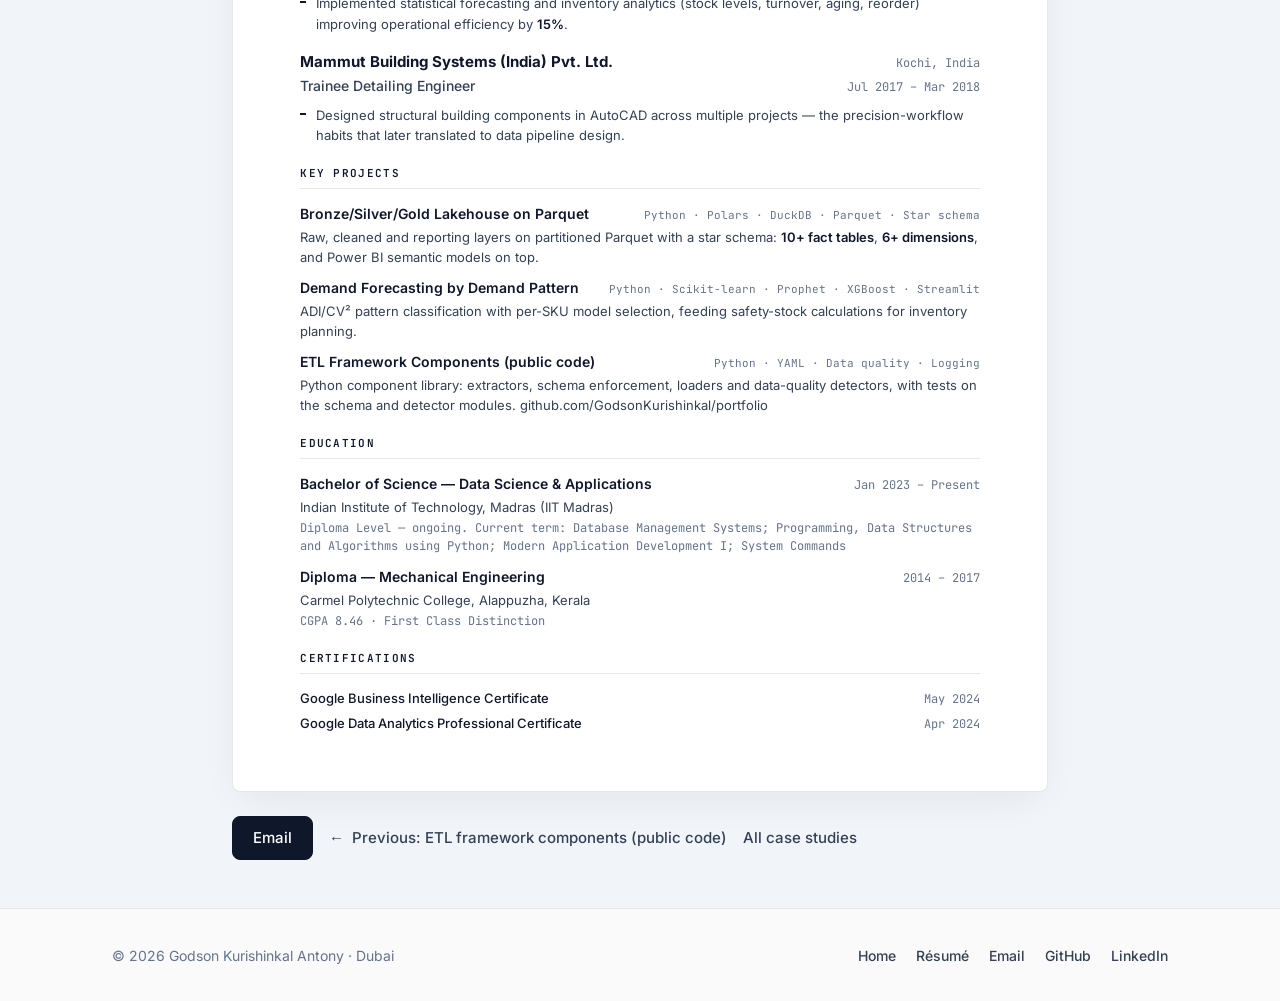
<file: resume.html>
<!DOCTYPE html>
<html lang="en">
<head>
    <meta charset="UTF-8">
    <meta name="viewport" content="width=device-width, initial-scale=1.0">
    <meta name="theme-color" content="#fafafa">
    <title>Godson Kurishinkal Antony — Data &amp; Analytics Engineering · Résumé</title>
    <meta name="description" content="Résumé of Godson Kurishinkal Antony, data engineer in Dubai. Six years in UAE retail and logistics data: ETL pipelines, data models and forecasting.">
    <meta name="author" content="Godson Kurishinkal Antony">
    <link rel="canonical" href="https://godsonkurishinkal.github.io/portfolio/resume.html">


    <link rel="icon" type="image/svg+xml" href="data:image/svg+xml;utf8,<svg xmlns='http://www.w3.org/2000/svg' viewBox='0 0 100 100'><rect width='100' height='100' rx='20' fill='%230f172a'/><text x='50' y='66' font-family='Inter,sans-serif' font-size='52' font-weight='700' text-anchor='middle' fill='%23ffffff'>GK</text></svg>">

    <link rel="stylesheet" href="assets/css/tokens.css?v=6ff5aee7">
    <link rel="stylesheet" href="assets/css/app.css?v=ebb3c138">

    <style>
        /* The shared shell (header, action row, end block, footer) is styled by
           assets/css/app.css. Everything below belongs to the sheet (.resume). */
        :root {
            --desk: #f1f5f9;   /* cooler desk behind the sheet, not the site background */
            --paper: #ffffff;
        }

        body { background: var(--desk); }

        /* ---- Page ---- */
        .resume {
            /* same outer width as the action row above and the end block below */
            width: min(8.5in, 100% - 2 * var(--gutter));
            margin: 0 auto;
            /* phone padding up to 480px, then a ramp to the full margins at 8.5in */
            padding: clamp(1.25rem, 9.4vw - 1.57rem, 0.6in) clamp(1rem, 12.8vw - 2.84rem, 0.7in);
            font-size: 15px;
            line-height: 1.55;
            color: var(--ink);
            background: var(--paper);
            border: 1px solid var(--border);
            border-radius: 8px;
            box-shadow: 0 12px 40px -10px rgba(15, 23, 42, 0.08);
        }

        /* ---- Header ---- */
        .r-head {
            padding-bottom: 1.25rem;
            border-bottom: 2px solid var(--ink);
            margin-bottom: 1.5rem;
        }
        .r-name {
            font-size: 1.875rem;
            font-weight: 700;
            letter-spacing: -0.025em;
            margin-bottom: 0.25rem;
            line-height: 1.1;
        }
        .r-title {
            font-size: 1rem;
            font-weight: 500;
            color: var(--text-2);
            margin-bottom: 0.75rem;
        }
        .r-contact {
            display: flex;
            flex-wrap: wrap;
            gap: 0.25rem 1rem;
            font-size: 0.8125rem;
            color: var(--text-3);
        }
        .r-contact a { color: var(--text-3); text-decoration: none; transition: color 150ms; }
        .r-contact a:hover { color: var(--ink); }
        .r-contact-item { display: inline-flex; align-items: center; gap: 0.25rem; }
        .r-contact-item + .r-contact-item::before {
            content: '·';
            color: var(--text-4);
            margin-right: 1rem;
            margin-left: 0;
        }

        /* ---- Section ---- */
        section { margin-bottom: 1.25rem; }
        section:last-of-type { margin-bottom: 0; }
        .r-section-title {
            font-family: var(--font-mono);
            font-size: 0.6875rem;
            font-weight: 600;
            text-transform: uppercase;
            letter-spacing: 0.12em;
            color: var(--ink);
            padding-bottom: 0.375rem;
            border-bottom: 1px solid var(--border);
            margin-bottom: 0.875rem;
        }

        /* ---- Summary ---- */
        .r-summary {
            font-size: 0.9375rem;
            color: var(--text-2);
            line-height: 1.65;
        }
        .metric {
            font-weight: 600;
            color: var(--ink);
        }

        /* ---- Skills grid ---- */
        .r-skills {
            display: grid;
            grid-template-columns: 140px 1fr;
            gap: 0.375rem 1rem;
            font-size: 0.8125rem;
        }
        .r-skills dt {
            font-weight: 600;
            color: var(--ink-2);
            font-family: var(--font-mono);
            font-size: 0.75rem;
            letter-spacing: 0.02em;
        }
        .r-skills dd {
            color: var(--text-2);
        }

        /* ---- Experience ---- */
        .r-job { margin-bottom: 1rem; break-inside: avoid; }
        .r-job:last-child { margin-bottom: 0; }
        .r-job-head {
            display: flex;
            align-items: baseline;
            justify-content: space-between;
            gap: 1rem;
            flex-wrap: wrap;
            margin-bottom: 0.125rem;
        }
        .r-company {
            font-size: 0.9375rem;
            font-weight: 700;
            color: var(--ink);
        }
        .r-location {
            font-size: 0.75rem;
            color: var(--text-3);
            font-family: var(--font-mono);
        }
        .r-role-row {
            display: flex;
            align-items: baseline;
            justify-content: space-between;
            gap: 1rem;
            flex-wrap: wrap;
            margin-bottom: 0.5rem;
        }
        .r-role {
            font-size: 0.875rem;
            font-weight: 500;
            color: var(--text-2);
        }
        .r-dates {
            font-size: 0.75rem;
            color: var(--text-3);
            font-family: var(--font-mono);
        }
        .r-bullets {
            list-style: none;
            font-size: 0.8125rem;
        }
        .r-bullets li {
            position: relative;
            padding-left: 1rem;
            margin-bottom: 0.25rem;
            color: var(--text-2);
            line-height: 1.55;
        }
        .r-bullets li::before {
            content: '';
            position: absolute;
            left: 0;
            top: 0.5rem;
            width: 6px;
            height: 2px;
            background: var(--ink);
        }

        /* ---- Projects ---- */
        .r-projects { display: grid; gap: 0.625rem; }
        .r-project { break-inside: avoid; }
        .r-project-head {
            display: flex;
            align-items: baseline;
            justify-content: space-between;
            gap: 1rem;
            flex-wrap: wrap;
            margin-bottom: 0.125rem;
        }
        .r-project-name {
            font-size: 0.875rem;
            font-weight: 600;
            color: var(--ink);
        }
        .r-project-tech {
            font-family: var(--font-mono);
            font-size: 0.6875rem;
            color: var(--text-3);
        }
        .r-project-desc {
            font-size: 0.8125rem;
            color: var(--text-2);
            line-height: 1.55;
        }

        /* ---- Education ---- */
        .r-edu { margin-bottom: 0.625rem; break-inside: avoid; }
        .r-edu:last-child { margin-bottom: 0; }
        .r-edu-head {
            display: flex;
            align-items: baseline;
            justify-content: space-between;
            gap: 1rem;
            flex-wrap: wrap;
        }
        .r-degree {
            font-size: 0.875rem;
            font-weight: 600;
            color: var(--ink);
        }
        .r-edu-dates {
            font-size: 0.75rem;
            color: var(--text-3);
            font-family: var(--font-mono);
        }
        .r-school {
            font-size: 0.8125rem;
            color: var(--text-2);
            margin-top: 0.125rem;
        }
        .r-edu-detail {
            font-size: 0.75rem;
            color: var(--text-3);
            margin-top: 0.125rem;
            font-family: var(--font-mono);
        }

        /* ---- Certs ---- */
        .r-certs {
            display: flex;
            flex-direction: column;
            gap: 0.25rem;
            font-size: 0.8125rem;
        }
        .r-cert {
            display: flex;
            align-items: baseline;
            justify-content: space-between;
            gap: 1rem;
        }
        .r-cert-name { color: var(--ink); font-weight: 500; }
        .r-cert-date { font-family: var(--font-mono); font-size: 0.75rem; color: var(--text-3); white-space: nowrap; flex-shrink: 0; }

        /* ---- Print styles ---- */
        @media print {
            @page { size: A4; margin: 0.4in; }
            html { font-size: 13.5px; }
            body { background: #fff; }
            .resume {
                width: auto;
                margin: 0;
                padding: 0;
                border: none;
                border-radius: 0;
                box-shadow: none;
            }
            a { color: inherit; text-decoration: none; }
            .r-job, .r-project, .r-edu { break-inside: avoid; }
            section { margin-bottom: 0.85rem; }
            .r-summary { font-size: 0.85rem; }
            .r-bullets li, .r-project-desc { font-size: 0.75rem; }
        }

        /* ---- Screen ---- */
        /* The contact line wraps on screen; a wrapped row must not start with
           a separator dot, so the dots are for print, where it is one row. */
        @media screen {
            .r-contact { column-gap: 1.25rem; row-gap: 1.5rem; }
            .r-contact-item + .r-contact-item::before { content: none; }
            /* 44px targets without moving the text. */
            .r-contact a { display: inline-block; padding-block: 12px; margin-block: -12px; }
        }

        /* ---- Responsive ---- */
        @media screen and (max-width: 39.99em) {
            .resume { border-radius: 6px; }
            .r-contact { flex-direction: column; align-items: flex-start; gap: 0; }
            .r-contact a { display: inline-flex; align-items: center; min-height: 44px; padding-block: 0; margin-block: 0; }
            .r-name { font-size: 1.5rem; }
            .r-skills { grid-template-columns: 1fr; gap: 0.125rem; }
            .r-skills dt { margin-top: 0.375rem; }
            .r-skills dt:first-child { margin-top: 0; }
        }
    </style>
</head>
<body>
    <a href="#main" class="skip-link">Skip to content</a>
    <header class="site-header">
        <nav class="site-nav" aria-label="Primary">
            <a href="index.html" class="nav-brand">
                <span class="nav-brand-mark" aria-hidden="true">GK</span>
                <span class="nav-brand-name">Godson<span class="nav-brand-name-last"> Kurishinkal</span></span>
            </a>
            <ul class="nav-links">
                <li><a href="index.html#projects">Case studies</a></li>
                <li><a href="resume.html" aria-current="page">Résumé</a></li>
                <li><a href="index.html#contact">Contact</a></li>
            </ul>
        </nav>
    </header>

    <nav class="resume-actions" aria-label="Résumé actions">
        <a href="index.html#projects" class="back-link"><span aria-hidden="true">←</span> All case studies</a>
        <div class="resume-actions-buttons">
            <a href="Godson_Kurishinkal_Antony_Resume.pdf" download class="btn btn-ink">Download PDF</a>
            <button type="button" class="btn btn-ghost" id="print-button" hidden>Print</button>
        </div>
    </nav>

    <main class="resume" id="main">
        <header class="r-head">
            <h1 class="r-name">Godson Kurishinkal Antony</h1>
            <p class="r-title">Data Engineer · Analytics Engineering &amp; BI</p>
            <div class="r-contact">
                <span class="r-contact-item">Dubai, UAE</span>
                <span class="r-contact-item"><a href="mailto:godson.kurishinkal@gmail.com">godson.kurishinkal@gmail.com</a></span>
                <span class="r-contact-item"><a href="https://linkedin.com/in/godsonkurishinkal" target="_blank" rel="noopener noreferrer">linkedin.com/in/godsonkurishinkal</a></span>
                <span class="r-contact-item"><a href="https://github.com/GodsonKurishinkal" target="_blank" rel="noopener noreferrer">github.com/GodsonKurishinkal</a></span>
            </div>
        </header>

        <section>
            <h2 class="r-section-title">Summary</h2>
            <p class="r-summary">
                Data engineer with <span class="metric">6+ years</span> in UAE retail and logistics data.
                I build and run ETL pipelines, a Bronze/Silver/Gold lakehouse on Parquet and dimensional models (<span class="metric">10+ fact tables</span>, <span class="metric">6+ dimensions</span>) covering <span class="metric">30,000+ SKUs</span> daily.
                I deliver Power BI semantic models and reporting across <span class="metric">50+ reports</span>, and cut the daily ETL window from <span class="metric">4 hours to 30 minutes</span>.
            </p>
        </section>

        <section>
            <h2 class="r-section-title">Technical Skills</h2>
            <dl class="r-skills">
                <dt>Languages</dt>
                <dd>Python, SQL (T-SQL, PL/SQL), DAX, M Query</dd>
                <dt>Data processing</dt>
                <dd>Polars, Pandas, DuckDB</dd>
                <dt>Storage</dt>
                <dd>Parquet (Hive-partitioned), SQL Server, Oracle</dd>
                <dt>BI &amp; reporting</dt>
                <dd>Power BI, DAX Studio, Streamlit</dd>
                <dt>Data modelling</dt>
                <dd>Star schema, Kimball, SCD Type 2, medallion architecture</dd>
                <dt>ML / analytics</dt>
                <dd>Scikit-learn, Prophet, statistical forecasting, ADI/CV² classification</dd>
                <dt>Automation</dt>
                <dd>Playwright, PyAutoGUI, Selenium, config-driven ETL, Git</dd>
                <dt>Domains</dt>
                <dd>Retail, supply chain, inventory optimisation</dd>
                <dt>In progress</dt>
                <dd>Databricks (Data Engineer Associate), Microsoft Fabric, Apache Spark, dbt</dd>
            </dl>
        </section>

        <section>
            <h2 class="r-section-title">Professional Experience</h2>

            <article class="r-job">
                <div class="r-job-head">
                    <span class="r-company">Landmark Group</span>
                    <span class="r-location">Dubai, UAE</span>
                </div>
                <div class="r-role-row">
                    <span class="r-role">Assistant Manager · MIS &amp; Analytics, DC Operations</span>
                    <span class="r-dates">Dec 2024 – Present</span>
                </div>
                <ul class="r-bullets">
                    <li>Designed dimensional models with <span class="metric">10+ fact tables</span> and <span class="metric">6+ dimensions</span> using Kimball star schema; built a <span class="metric">medallion lakehouse</span> (Bronze/Silver/Gold) processing <span class="metric">30,000+ SKUs</span> daily at a <span class="metric">99%+ data quality score</span>.</li>
                    <li>Engineered <span class="metric">50+ automated transformation pipelines</span> on a configuration-driven ETL framework using Polars and DuckDB — cut ETL from <span class="metric">4 hours to 30 minutes (87%)</span>.</li>
                    <li>Built a demand forecasting engine that classifies each SKU by demand pattern (ADI/CV²) and selects a suitable model (Prophet, XGBoost, Croston, ARIMA) for inventory planning.</li>
                    <li>Delivered Power BI semantic models and Streamlit dashboards across <span class="metric">50+ reports</span> for <span class="metric">15+ strategic stakeholders</span>, reducing ad-hoc query time by <span class="metric">60%</span>.</li>
                    <li>Improved data freshness from <span class="metric">48 hours to 2–4 hours (90%)</span>, enabling same-day supply chain decisions.</li>
                    <li>Developed a 3-tier data quality framework (schema → business rules → statistical outliers) catching <span class="metric">500+ issues</span>, reducing analytics incidents by <span class="metric">70%</span>.</li>
                </ul>
            </article>

            <article class="r-job">
                <div class="r-job-head">
                    <span class="r-company">Danube Home</span>
                    <span class="r-location">Dubai, UAE</span>
                </div>
                <div class="r-role-row">
                    <span class="r-role">Executive · Business Analytics, Supply Chain Planning</span>
                    <span class="r-dates">Dec 2022 – Nov 2024</span>
                </div>
                <ul class="r-bullets">
                    <li>Developed Power BI dashboards and semantic data models supporting sales planning, inventory management, and procurement decisions for home-furnishings retail.</li>
                    <li>Built Python-based data pipelines automating extraction, cleaning, and transformation across <strong>Microsoft Fabric</strong>, Power BI, Excel, and SharePoint.</li>
                    <li>Applied data analytics and supply chain optimisation techniques to improve demand planning and inventory visibility.</li>
                    <li>Partnered with supply chain planning stakeholders to translate reporting needs into reusable data models — reducing ad-hoc requests.</li>
                </ul>
            </article>

            <article class="r-job">
                <div class="r-job-head">
                    <span class="r-company">Al Behar Al Sabaa Aluminium &amp; Glass Contracting</span>
                    <span class="r-location">Sharjah, UAE</span>
                </div>
                <div class="r-role-row">
                    <span class="r-role">Business Intelligence Analyst</span>
                    <span class="r-dates">Feb 2020 – Nov 2022</span>
                </div>
                <ul class="r-bullets">
                    <li>Designed a no-code BI system using Google AppSheet, streamlining internal processes and cross-departmental collaboration.</li>
                    <li>Built automated data pipelines integrating supply chain data using Python and SQL, cutting manual reporting by <span class="metric">50%</span>.</li>
                    <li>Developed Power BI dashboards and self-service analytics enabling real-time operational metrics across supply chain management.</li>
                    <li>Implemented statistical forecasting and inventory analytics (stock levels, turnover, aging, reorder) improving operational efficiency by <span class="metric">15%</span>.</li>
                </ul>
            </article>

            <article class="r-job">
                <div class="r-job-head">
                    <span class="r-company">Mammut Building Systems (India) Pvt. Ltd.</span>
                    <span class="r-location">Kochi, India</span>
                </div>
                <div class="r-role-row">
                    <span class="r-role">Trainee Detailing Engineer</span>
                    <span class="r-dates">Jul 2017 – Mar 2018</span>
                </div>
                <ul class="r-bullets">
                    <li>Designed structural building components in AutoCAD across multiple projects — the precision-workflow habits that later translated to data pipeline design.</li>
                </ul>
            </article>
        </section>

        <section>
            <h2 class="r-section-title">Key Projects</h2>
            <div class="r-projects">
                <article class="r-project">
                    <div class="r-project-head">
                        <span class="r-project-name">Bronze/Silver/Gold Lakehouse on Parquet</span>
                        <span class="r-project-tech">Python · Polars · DuckDB · Parquet · Star schema</span>
                    </div>
                    <p class="r-project-desc">Raw, cleaned and reporting layers on partitioned Parquet with a star schema: <span class="metric">10+ fact tables</span>, <span class="metric">6+ dimensions</span>, and Power BI semantic models on top.</p>
                </article>
                <article class="r-project">
                    <div class="r-project-head">
                        <span class="r-project-name">Demand Forecasting by Demand Pattern</span>
                        <span class="r-project-tech">Python · Scikit-learn · Prophet · XGBoost · Streamlit</span>
                    </div>
                    <p class="r-project-desc">ADI/CV² pattern classification with per-SKU model selection, feeding safety-stock calculations for inventory planning.</p>
                </article>
                <article class="r-project">
                    <div class="r-project-head">
                        <span class="r-project-name">ETL Framework Components (public code)</span>
                        <span class="r-project-tech">Python · YAML · Data quality · Logging</span>
                    </div>
                    <p class="r-project-desc">Python component library: extractors, schema enforcement, loaders and data-quality detectors, with tests on the schema and detector modules. github.com/GodsonKurishinkal/portfolio</p>
                </article>
            </div>
        </section>

        <section>
            <h2 class="r-section-title">Education</h2>
            <article class="r-edu">
                <div class="r-edu-head">
                    <span class="r-degree">Bachelor of Science — Data Science &amp; Applications</span>
                    <span class="r-edu-dates">Jan 2023 – Present</span>
                </div>
                <p class="r-school">Indian Institute of Technology, Madras (IIT Madras)</p>
                <p class="r-edu-detail">Diploma Level — ongoing. Current term: Database Management Systems; Programming, Data Structures and Algorithms using Python; Modern Application Development I; System Commands</p>
            </article>
            <article class="r-edu">
                <div class="r-edu-head">
                    <span class="r-degree">Diploma — Mechanical Engineering</span>
                    <span class="r-edu-dates">2014 – 2017</span>
                </div>
                <p class="r-school">Carmel Polytechnic College, Alappuzha, Kerala</p>
                <p class="r-edu-detail">CGPA 8.46 · First Class Distinction</p>
            </article>
        </section>

        <section>
            <h2 class="r-section-title">Certifications</h2>
            <div class="r-certs">
                <div class="r-cert"><span class="r-cert-name">Google Business Intelligence Certificate</span><span class="r-cert-date">May 2024</span></div>
                <div class="r-cert"><span class="r-cert-name">Google Data Analytics Professional Certificate</span><span class="r-cert-date">Apr 2024</span></div>
            </div>
        </section>
    </main>

    <nav class="resume-end" aria-label="After the résumé">
        <a href="mailto:godson.kurishinkal@gmail.com" class="btn btn-ink">Email</a>
        <a href="enterprise-data-platform/" class="text-link"><span aria-hidden="true">←</span> Previous: ETL framework components (public code)</a>
        <a href="index.html#projects" class="text-link">All case studies</a>
    </nav>

    <footer class="site-footer">
        <div class="footer-inner">
            <p>© 2026 Godson Kurishinkal Antony · Dubai</p>
            <ul class="footer-links">
                <li><a href="index.html">Home</a></li>
                <li><a href="resume.html">Résumé</a></li>
                <li><a href="mailto:godson.kurishinkal@gmail.com">Email</a></li>
                <li><a href="https://github.com/GodsonKurishinkal" target="_blank" rel="noopener noreferrer">GitHub</a></li>
                <li><a href="https://linkedin.com/in/godsonkurishinkal" target="_blank" rel="noopener noreferrer">LinkedIn</a></li>
            </ul>
        </div>
    </footer>

    <script>
        (function () {
            var button = document.getElementById('print-button');
            if (!button) return;
            button.hidden = false;
            button.addEventListener('click', function () { window.print(); });
        })();
    </script>
</body>
</html>
</file>
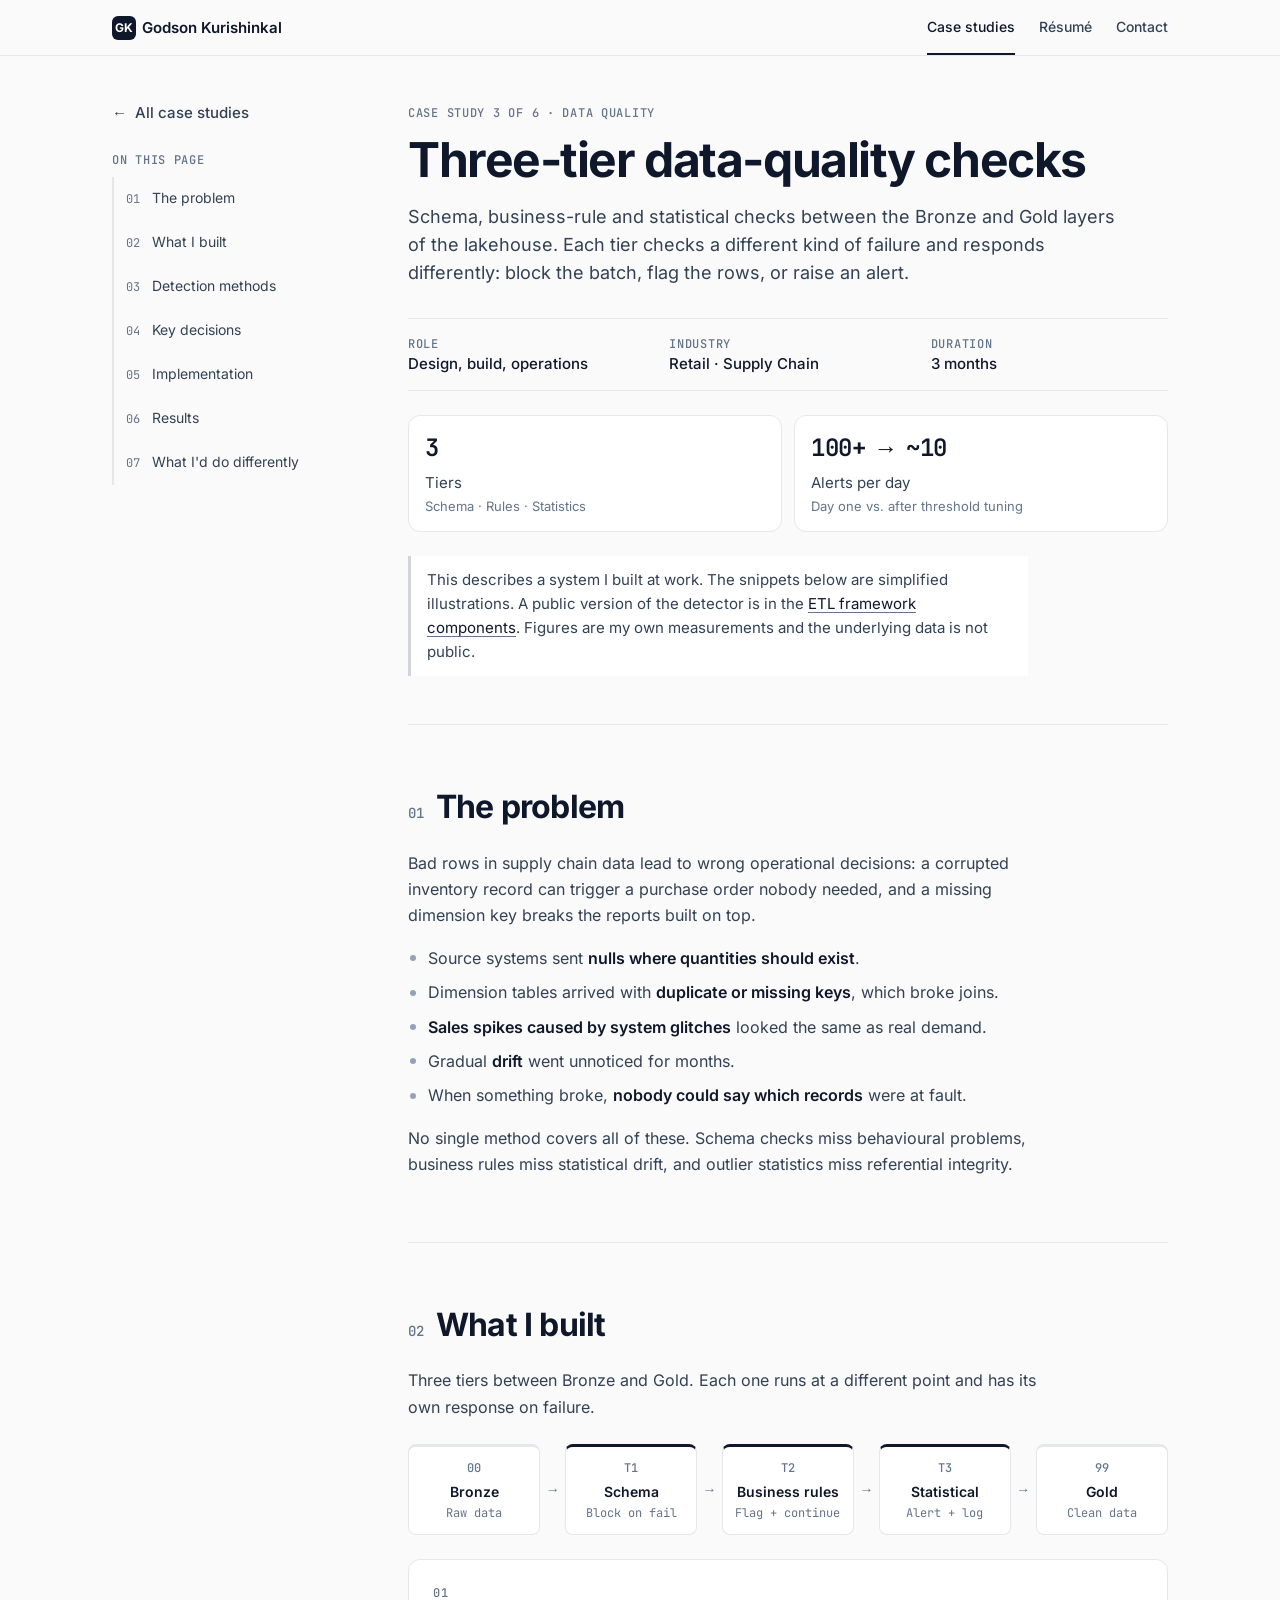
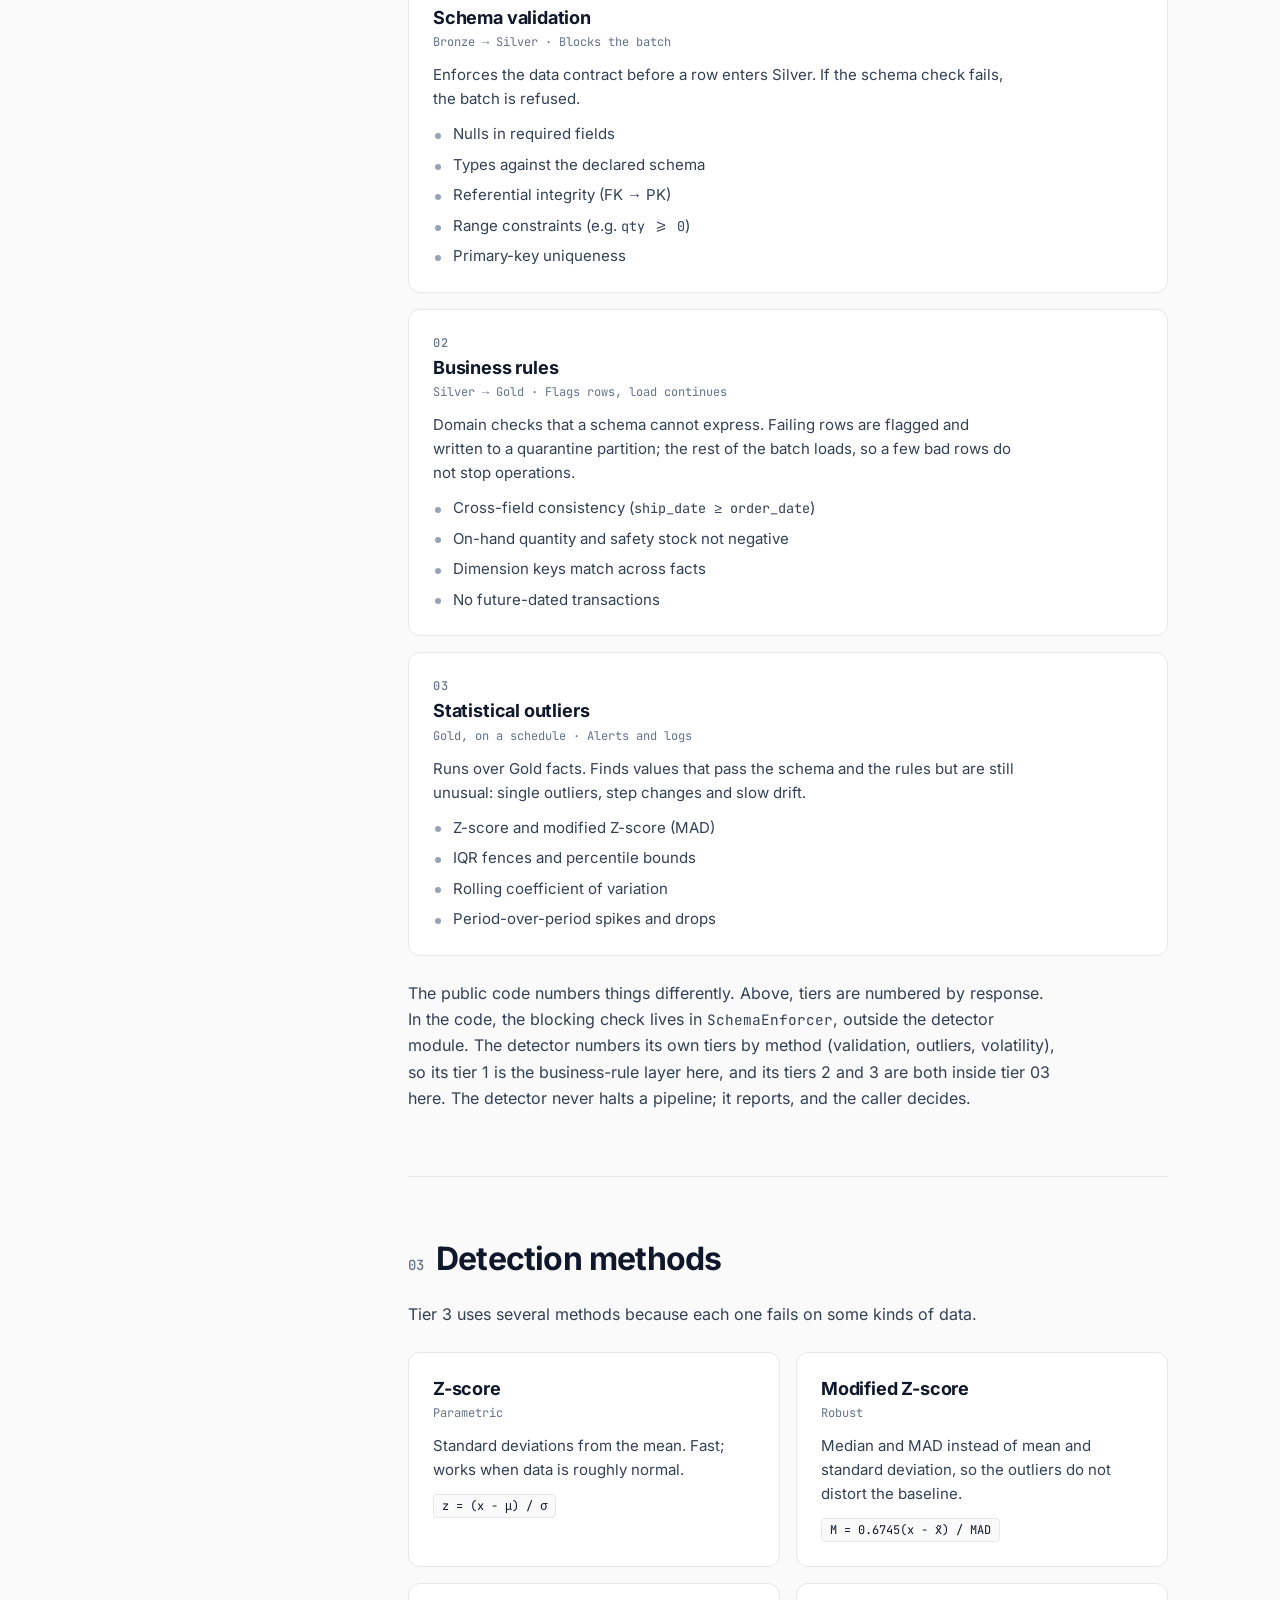
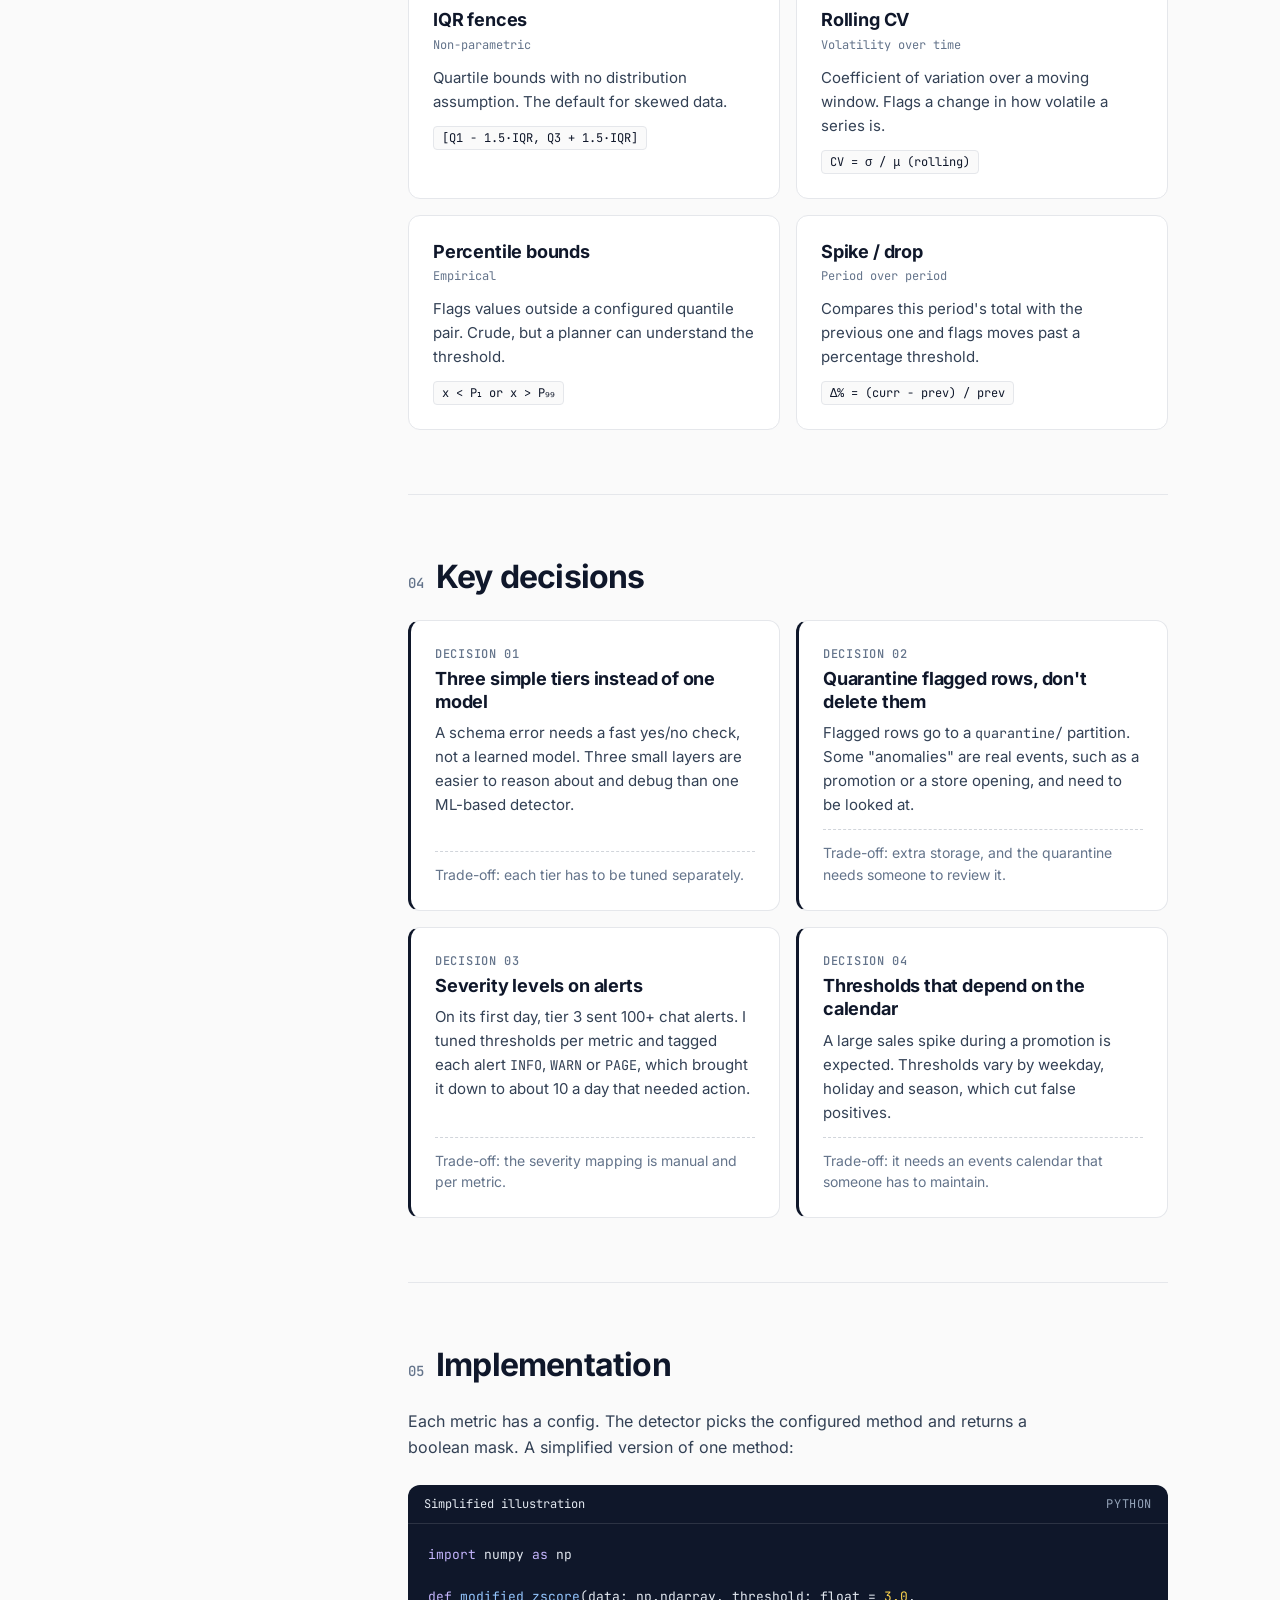
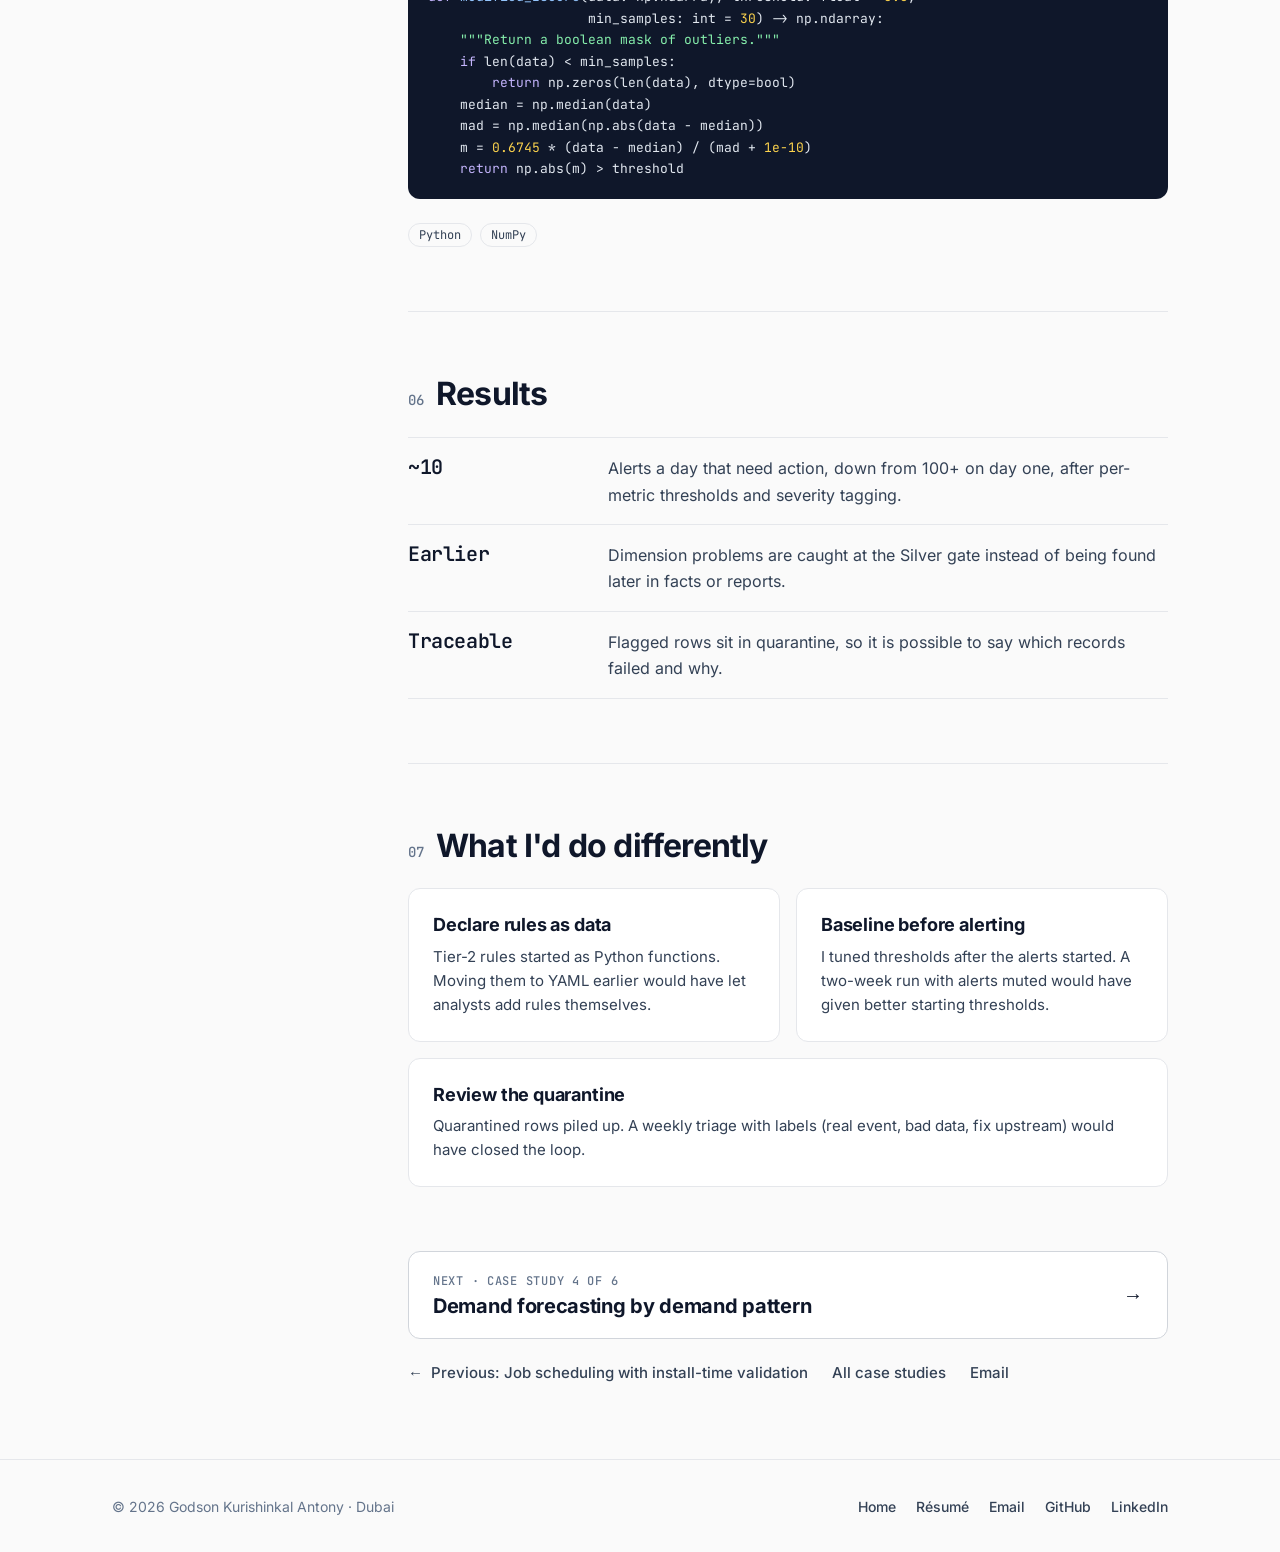
<file: projects/anomaly-detection.html>
<!DOCTYPE html>
<html lang="en">
<head>
    <meta charset="UTF-8">
    <meta name="viewport" content="width=device-width, initial-scale=1.0">
    <meta name="theme-color" content="#fafafa">

    <title>Three-tier data-quality checks — Godson Kurishinkal Antony</title>
    <meta name="description" content="Case study: data-quality checks in three tiers (schema, business rules, statistical outliers) between the Bronze and Gold layers of a retail supply chain lakehouse.">
    <meta name="author" content="Godson Kurishinkal Antony">
    <link rel="canonical" href="https://godsonkurishinkal.github.io/portfolio/projects/anomaly-detection.html">

    <meta property="og:title" content="Three-tier data-quality checks — Case Study">
    <meta property="og:description" content="Schema, business rules and statistical outlier checks between Bronze and Gold: what each tier checks and what it does on failure.">
    <meta property="og:type" content="article">
    <meta property="og:url" content="https://godsonkurishinkal.github.io/portfolio/projects/anomaly-detection.html">
    <meta property="og:image" content="https://godsonkurishinkal.github.io/portfolio/assets/images/og-image.png">


    <link rel="icon" type="image/svg+xml" href="data:image/svg+xml;utf8,<svg xmlns='http://www.w3.org/2000/svg' viewBox='0 0 100 100'><rect width='100' height='100' rx='20' fill='%230f172a'/><text x='50' y='66' font-family='Inter,sans-serif' font-size='52' font-weight='700' text-anchor='middle' fill='%23ffffff'>GK</text></svg>">

    <link rel="stylesheet" href="../assets/css/tokens.css?v=6ff5aee7">
    <link rel="stylesheet" href="../assets/css/app.css?v=ebb3c138">
</head>
<body>
    <a href="#main" class="skip-link">Skip to content</a>
    <header class="site-header">
        <nav class="site-nav" aria-label="Primary">
            <a href="../index.html" class="nav-brand">
                <span class="nav-brand-mark" aria-hidden="true">GK</span>
                <span class="nav-brand-name">Godson<span class="nav-brand-name-last"> Kurishinkal</span></span>
            </a>
            <ul class="nav-links">
                <li><a href="../index.html#projects" aria-current="page">Case studies</a></li>
                <li><a href="../resume.html">Résumé</a></li>
                <li><a href="../index.html#contact">Contact</a></li>
            </ul>
        </nav>
    </header>

    <main id="main" class="case">
        <header class="case-header">
            <a href="../index.html#projects" class="back-link"><span aria-hidden="true">←</span> All case studies</a>
            <p class="case-category">Case study 3 of 6 · Data quality</p>
            <h1 class="case-title">Three-tier data-quality checks</h1>
            <p class="case-pitch">Schema, business-rule and statistical checks between the Bronze and Gold layers of the lakehouse. Each tier checks a different kind of failure and responds differently: block the batch, flag the rows, or raise an alert.</p>

            <dl class="case-meta">
                <div class="case-meta-item"><dt class="case-meta-label">Role</dt><dd class="case-meta-value">Design, build, operations</dd></div>
                <div class="case-meta-item"><dt class="case-meta-label">Industry</dt><dd class="case-meta-value">Retail · Supply Chain</dd></div>
                <div class="case-meta-item"><dt class="case-meta-label">Duration</dt><dd class="case-meta-value">3 months</dd></div>
            </dl>

            <div class="kpi-grid">
                <div class="kpi">
                    <div class="kpi-value">3</div>
                    <div class="kpi-label">Tiers</div>
                    <div class="kpi-detail">Schema · Rules · Statistics</div>
                </div>
                <div class="kpi">
                    <div class="kpi-value">100+ → ~10</div>
                    <div class="kpi-label">Alerts per day</div>
                    <div class="kpi-detail">Day one vs. after threshold tuning</div>
                </div>
            </div>

            <p class="case-note">This describes a system I built at work. The snippets below are simplified illustrations. A public version of the detector is in the <a href="../enterprise-data-platform/">ETL framework components</a>. Figures are my own measurements and the underlying data is not public.</p>
        </header>

        <nav class="toc" aria-label="On this page">
            <a href="../index.html#projects" class="back-link toc-back"><span aria-hidden="true">←</span> All case studies</a>
            <p class="toc-label">On this page</p>
            <ol>
                <li><a href="#the-problem">The problem</a></li>
                <li><a href="#the-system">What I built</a></li>
                <li><a href="#detection-methods">Detection methods</a></li>
                <li><a href="#key-decisions">Key decisions</a></li>
                <li><a href="#implementation">Implementation</a></li>
                <li><a href="#what-changed">Results</a></li>
                <li><a href="#what-id-do-differently">What I'd do differently</a></li>
            </ol>
        </nav>

        <div class="case-body">
            <section id="the-problem">
                <div class="sh"><span class="sh-num">01</span><h2 class="sh-title">The problem</h2></div>
                <div class="prose">
                    <p>Bad rows in supply chain data lead to wrong operational decisions: a corrupted inventory record can trigger a purchase order nobody needed, and a missing dimension key breaks the reports built on top.</p>
                    <ul>
                        <li>Source systems sent <strong>nulls where quantities should exist</strong>.</li>
                        <li>Dimension tables arrived with <strong>duplicate or missing keys</strong>, which broke joins.</li>
                        <li><strong>Sales spikes caused by system glitches</strong> looked the same as real demand.</li>
                        <li>Gradual <strong>drift</strong> went unnoticed for months.</li>
                        <li>When something broke, <strong>nobody could say which records</strong> were at fault.</li>
                    </ul>
                    <p>No single method covers all of these. Schema checks miss behavioural problems, business rules miss statistical drift, and outlier statistics miss referential integrity.</p>
                </div>
            </section>

            <section id="the-system">
                <div class="sh"><span class="sh-num">02</span><h2 class="sh-title">What I built</h2></div>
                <div class="prose">
                    <p>Three tiers between Bronze and Gold. Each one runs at a different point and has its own response on failure.</p>
                </div>

                <div class="arch">
                    <div class="arch-row">
                        <div class="arch-node">
                            <div class="arch-node-num">00</div>
                            <div class="arch-node-label">Bronze</div>
                            <div class="arch-node-sub">Raw data</div>
                        </div>
                        <span class="arch-arrow" aria-hidden="true">→</span>
                        <div class="arch-node highlight">
                            <div class="arch-node-num">T1</div>
                            <div class="arch-node-label">Schema</div>
                            <div class="arch-node-sub">Block on fail</div>
                        </div>
                        <span class="arch-arrow" aria-hidden="true">→</span>
                        <div class="arch-node highlight">
                            <div class="arch-node-num">T2</div>
                            <div class="arch-node-label">Business rules</div>
                            <div class="arch-node-sub">Flag + continue</div>
                        </div>
                        <span class="arch-arrow" aria-hidden="true">→</span>
                        <div class="arch-node highlight">
                            <div class="arch-node-num">T3</div>
                            <div class="arch-node-label">Statistical</div>
                            <div class="arch-node-sub">Alert + log</div>
                        </div>
                        <span class="arch-arrow" aria-hidden="true">→</span>
                        <div class="arch-node">
                            <div class="arch-node-num">99</div>
                            <div class="arch-node-label">Gold</div>
                            <div class="arch-node-sub">Clean data</div>
                        </div>
                    </div>
                </div>

                <div class="tier-list">
                    <div class="tier">
                        <div class="tier-num">01</div>
                        <h3 class="tier-name">Schema validation</h3>
                        <div class="tier-gate">Bronze → Silver · Blocks the batch</div>
                        <p class="tier-desc">Enforces the data contract before a row enters Silver. If the schema check fails, the batch is refused.</p>
                        <ul class="tier-checks">
                            <li>Nulls in required fields</li>
                            <li>Types against the declared schema</li>
                            <li>Referential integrity (FK → PK)</li>
                            <li>Range constraints (e.g. <code>qty &gt;= 0</code>)</li>
                            <li>Primary-key uniqueness</li>
                        </ul>
                    </div>
                    <div class="tier">
                        <div class="tier-num">02</div>
                        <h3 class="tier-name">Business rules</h3>
                        <div class="tier-gate">Silver → Gold · Flags rows, load continues</div>
                        <p class="tier-desc">Domain checks that a schema cannot express. Failing rows are flagged and written to a quarantine partition; the rest of the batch loads, so a few bad rows do not stop operations.</p>
                        <ul class="tier-checks">
                            <li>Cross-field consistency (<code>ship_date ≥ order_date</code>)</li>
                            <li>On-hand quantity and safety stock not negative</li>
                            <li>Dimension keys match across facts</li>
                            <li>No future-dated transactions</li>
                        </ul>
                    </div>
                    <div class="tier">
                        <div class="tier-num">03</div>
                        <h3 class="tier-name">Statistical outliers</h3>
                        <div class="tier-gate">Gold, on a schedule · Alerts and logs</div>
                        <p class="tier-desc">Runs over Gold facts. Finds values that pass the schema and the rules but are still unusual: single outliers, step changes and slow drift.</p>
                        <ul class="tier-checks">
                            <li>Z-score and modified Z-score (MAD)</li>
                            <li>IQR fences and percentile bounds</li>
                            <li>Rolling coefficient of variation</li>
                            <li>Period-over-period spikes and drops</li>
                        </ul>
                    </div>
                </div>
                <div class="prose">
                    <p>The public code numbers things differently. Above, tiers are numbered by response. In the code, the blocking check lives in <code>SchemaEnforcer</code>, outside the detector module. The detector numbers its own tiers by method (validation, outliers, volatility), so its tier 1 is the business-rule layer here, and its tiers 2 and 3 are both inside tier 03 here. The detector never halts a pipeline; it reports, and the caller decides.</p>
                </div>
            </section>

            <section id="detection-methods">
                <div class="sh"><span class="sh-num">03</span><h2 class="sh-title">Detection methods</h2></div>
                <div class="prose">
                    <p>Tier 3 uses several methods because each one fails on some kinds of data.</p>
                </div>
                <div class="card-grid">
                    <div class="card">
                        <h3 class="card-title">Z-score</h3>
                        <div class="card-sub">Parametric</div>
                        <div class="card-desc">Standard deviations from the mean. Fast; works when data is roughly normal.</div>
                        <div class="card-formula">z = (x − μ) / σ</div>
                    </div>
                    <div class="card">
                        <h3 class="card-title">Modified Z-score</h3>
                        <div class="card-sub">Robust</div>
                        <div class="card-desc">Median and MAD instead of mean and standard deviation, so the outliers do not distort the baseline.</div>
                        <div class="card-formula">M = 0.6745(x − x̃) / MAD</div>
                    </div>
                    <div class="card">
                        <h3 class="card-title">IQR fences</h3>
                        <div class="card-sub">Non-parametric</div>
                        <div class="card-desc">Quartile bounds with no distribution assumption. The default for skewed data.</div>
                        <div class="card-formula">[Q1 − 1.5·IQR, Q3 + 1.5·IQR]</div>
                    </div>
                    <div class="card">
                        <h3 class="card-title">Rolling CV</h3>
                        <div class="card-sub">Volatility over time</div>
                        <div class="card-desc">Coefficient of variation over a moving window. Flags a change in how volatile a series is.</div>
                        <div class="card-formula">CV = σ / μ (rolling)</div>
                    </div>
                    <div class="card">
                        <h3 class="card-title">Percentile bounds</h3>
                        <div class="card-sub">Empirical</div>
                        <div class="card-desc">Flags values outside a configured quantile pair. Crude, but a planner can understand the threshold.</div>
                        <div class="card-formula">x &lt; P₁ or x &gt; P₉₉</div>
                    </div>
                    <div class="card">
                        <h3 class="card-title">Spike / drop</h3>
                        <div class="card-sub">Period over period</div>
                        <div class="card-desc">Compares this period's total with the previous one and flags moves past a percentage threshold.</div>
                        <div class="card-formula">Δ% = (curr − prev) / prev</div>
                    </div>
                </div>
            </section>

            <section id="key-decisions">
                <div class="sh"><span class="sh-num">04</span><h2 class="sh-title">Key decisions</h2></div>
                <div class="decisions">
                    <div class="decision">
                        <p class="decision-tag">Decision 01</p>
                        <h3 class="decision-title">Three simple tiers instead of one model</h3>
                        <div class="decision-body">
                            <p>A schema error needs a fast yes/no check, not a learned model. Three small layers are easier to reason about and debug than one ML-based detector.</p>
                        </div>
                        <p class="decision-tradeoff">Trade-off: each tier has to be tuned separately.</p>
                    </div>
                    <div class="decision">
                        <p class="decision-tag">Decision 02</p>
                        <h3 class="decision-title">Quarantine flagged rows, don't delete them</h3>
                        <div class="decision-body">
                            <p>Flagged rows go to a <code>quarantine/</code> partition. Some "anomalies" are real events, such as a promotion or a store opening, and need to be looked at.</p>
                        </div>
                        <p class="decision-tradeoff">Trade-off: extra storage, and the quarantine needs someone to review it.</p>
                    </div>
                    <div class="decision">
                        <p class="decision-tag">Decision 03</p>
                        <h3 class="decision-title">Severity levels on alerts</h3>
                        <div class="decision-body">
                            <p>On its first day, tier 3 sent 100+ chat alerts. I tuned thresholds per metric and tagged each alert <code>INFO</code>, <code>WARN</code> or <code>PAGE</code>, which brought it down to about 10 a day that needed action.</p>
                        </div>
                        <p class="decision-tradeoff">Trade-off: the severity mapping is manual and per metric.</p>
                    </div>
                    <div class="decision">
                        <p class="decision-tag">Decision 04</p>
                        <h3 class="decision-title">Thresholds that depend on the calendar</h3>
                        <div class="decision-body">
                            <p>A large sales spike during a promotion is expected. Thresholds vary by weekday, holiday and season, which cut false positives.</p>
                        </div>
                        <p class="decision-tradeoff">Trade-off: it needs an events calendar that someone has to maintain.</p>
                    </div>
                </div>
            </section>

            <section id="implementation">
                <div class="sh"><span class="sh-num">05</span><h2 class="sh-title">Implementation</h2></div>
                <div class="prose">
                    <p>Each metric has a config. The detector picks the configured method and returns a boolean mask. A simplified version of one method:</p>
                </div>

                <div class="code">
                    <div class="code-head">
                        <span class="code-file">Simplified illustration</span>
                        <span class="code-lang">Python</span>
                        <span class="code-scroll" aria-hidden="true">scroll →</span>
                    </div>
<!-- [html-validate-disable-next prefer-native-element -- a scrolling code block is a named, focusable region] -->
<pre tabindex="0" role="region" aria-label="Simplified illustration"><span class="kw">import</span> numpy <span class="kw">as</span> np

<span class="kw">def</span> <span class="fn">modified_zscore</span>(data: np.ndarray, threshold: float = <span class="num">3.0</span>,
                    min_samples: int = <span class="num">30</span>) -&gt; np.ndarray:
    <span class="str">"""Return a boolean mask of outliers."""</span>
    <span class="kw">if</span> len(data) &lt; min_samples:
        <span class="kw">return</span> np.zeros(len(data), dtype=bool)
    median = np.median(data)
    mad = np.median(np.abs(data - median))
    m = <span class="num">0.6745</span> * (data - median) / (mad + <span class="num">1e-10</span>)
    <span class="kw">return</span> np.abs(m) &gt; threshold</pre>
                </div>

                <div class="pills">
                    <span class="pill">Python</span>
                    <span class="pill">NumPy</span>
                </div>
            </section>

            <section id="what-changed">
                <div class="sh"><span class="sh-num">06</span><h2 class="sh-title">Results</h2></div>
                <div class="results">
                    <div class="result">
                        <div class="result-value">~10</div>
                        <div class="result-text">Alerts a day that need action, down from 100+ on day one, after per-metric thresholds and severity tagging.</div>
                    </div>
                    <div class="result">
                        <div class="result-value">Earlier</div>
                        <div class="result-text">Dimension problems are caught at the Silver gate instead of being found later in facts or reports.</div>
                    </div>
                    <div class="result">
                        <div class="result-value">Traceable</div>
                        <div class="result-text">Flagged rows sit in quarantine, so it is possible to say which records failed and why.</div>
                    </div>
                </div>
            </section>

            <section id="what-id-do-differently">
                <div class="sh"><span class="sh-num">07</span><h2 class="sh-title">What I'd do differently</h2></div>
                <div class="reflection">
                    <div class="reflect-card">
                        <h3>Declare rules as data</h3>
                        <p>Tier-2 rules started as Python functions. Moving them to YAML earlier would have let analysts add rules themselves.</p>
                    </div>
                    <div class="reflect-card">
                        <h3>Baseline before alerting</h3>
                        <p>I tuned thresholds after the alerts started. A two-week run with alerts muted would have given better starting thresholds.</p>
                    </div>
                    <div class="reflect-card">
                        <h3>Review the quarantine</h3>
                        <p>Quarantined rows piled up. A weekly triage with labels (real event, bad data, fix upstream) would have closed the loop.</p>
                    </div>
                </div>
            </section>

            <nav class="pager" aria-label="Case studies">
                <a href="demand-forecasting.html" class="pager-next">
                    <span class="pager-text">
                        <span class="pager-label">Next · Case study 4 of 6</span>
                        <span class="pager-title">Demand forecasting by demand pattern</span>
                    </span>
                    <span class="pager-arrow" aria-hidden="true">→</span>
                </a>
                <ul class="pager-links">
                    <li><a href="pipeline-orchestration.html"><span aria-hidden="true">←</span> Previous: Job scheduling with install-time validation</a></li>
                    <li><a href="../index.html#projects">All case studies</a></li>
                    <li><a href="mailto:godson.kurishinkal@gmail.com">Email</a></li>
                </ul>
            </nav>
        </div>
    </main>

    <footer class="site-footer">
        <div class="footer-inner">
            <p>© 2026 Godson Kurishinkal Antony · Dubai</p>
            <ul class="footer-links">
                <li><a href="../index.html">Home</a></li>
                <li><a href="../resume.html">Résumé</a></li>
                <li><a href="mailto:godson.kurishinkal@gmail.com">Email</a></li>
                <li><a href="https://github.com/GodsonKurishinkal" target="_blank" rel="noopener noreferrer">GitHub</a></li>
                <li><a href="https://linkedin.com/in/godsonkurishinkal" target="_blank" rel="noopener noreferrer">LinkedIn</a></li>
            </ul>
        </div>
    </footer>

    <script>
        /* Contents rail: mark the section in view. The page works without it. */
        (function () {
            var links = document.querySelectorAll('.toc ol a[href^="#"]');
            if (!links.length || !('IntersectionObserver' in window)) return;
            var current = '';
            var hold = 0;
            function mark(id) {
                current = id;
                links.forEach(function (a) {
                    if (id && a.getAttribute('href') === '#' + id) a.setAttribute('aria-current', 'true');
                    else a.removeAttribute('aria-current');
                });
            }
            /* A clicked link stays marked until its own scroll has settled. */
            function pin() {
                clearTimeout(hold);
                hold = setTimeout(function () { hold = 0; }, 250);
            }
            /* Sections that enter the band while a click is pinned are noted,
               then applied on the reader's next scroll. */
            var seen = '';
            var pinned = false;
            var io = new IntersectionObserver(function (entries) {
                entries.forEach(function (entry) {
                    if (entry.isIntersecting) seen = entry.target.id;
                    else if (entry.target.id === seen) seen = '';
                });
                if (hold) return;
                entries.forEach(function (entry) {
                    if (entry.isIntersecting) mark(entry.target.id);
                    /* Left the marked section with no other in view: above the first or below the last. */
                    else if (entry.target.id === current) mark('');
                });
            }, { rootMargin: '-40% 0px -55% 0px' });
            window.addEventListener('scroll', function () {
                if (hold) pin();
                else if (pinned) { pinned = false; if (seen !== current) mark(seen); }
            }, { passive: true });
            links.forEach(function (a) {
                var section = document.getElementById(a.getAttribute('href').slice(1));
                if (!section) return;
                io.observe(section);
                a.addEventListener('click', function () { mark(section.id); pinned = true; pin(); });
            });
        })();
    </script>
</body>
</html>
</file>
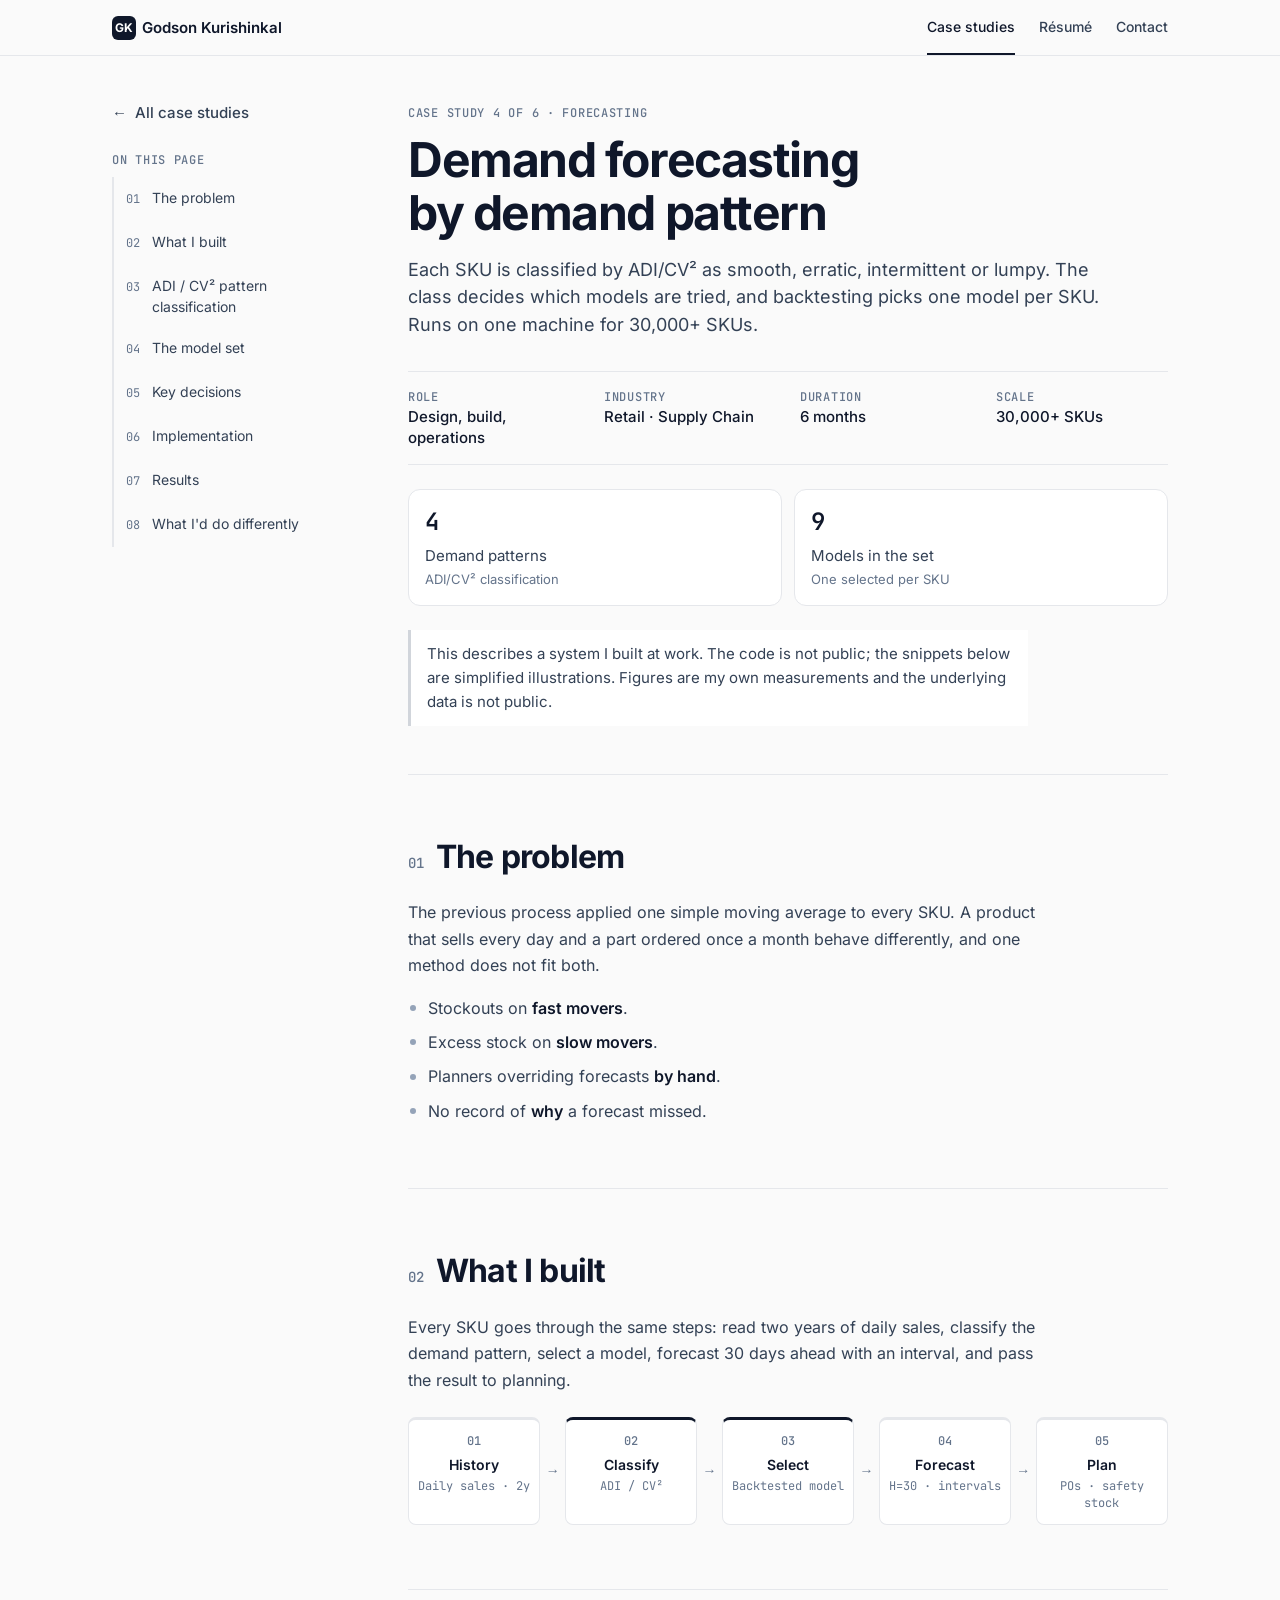
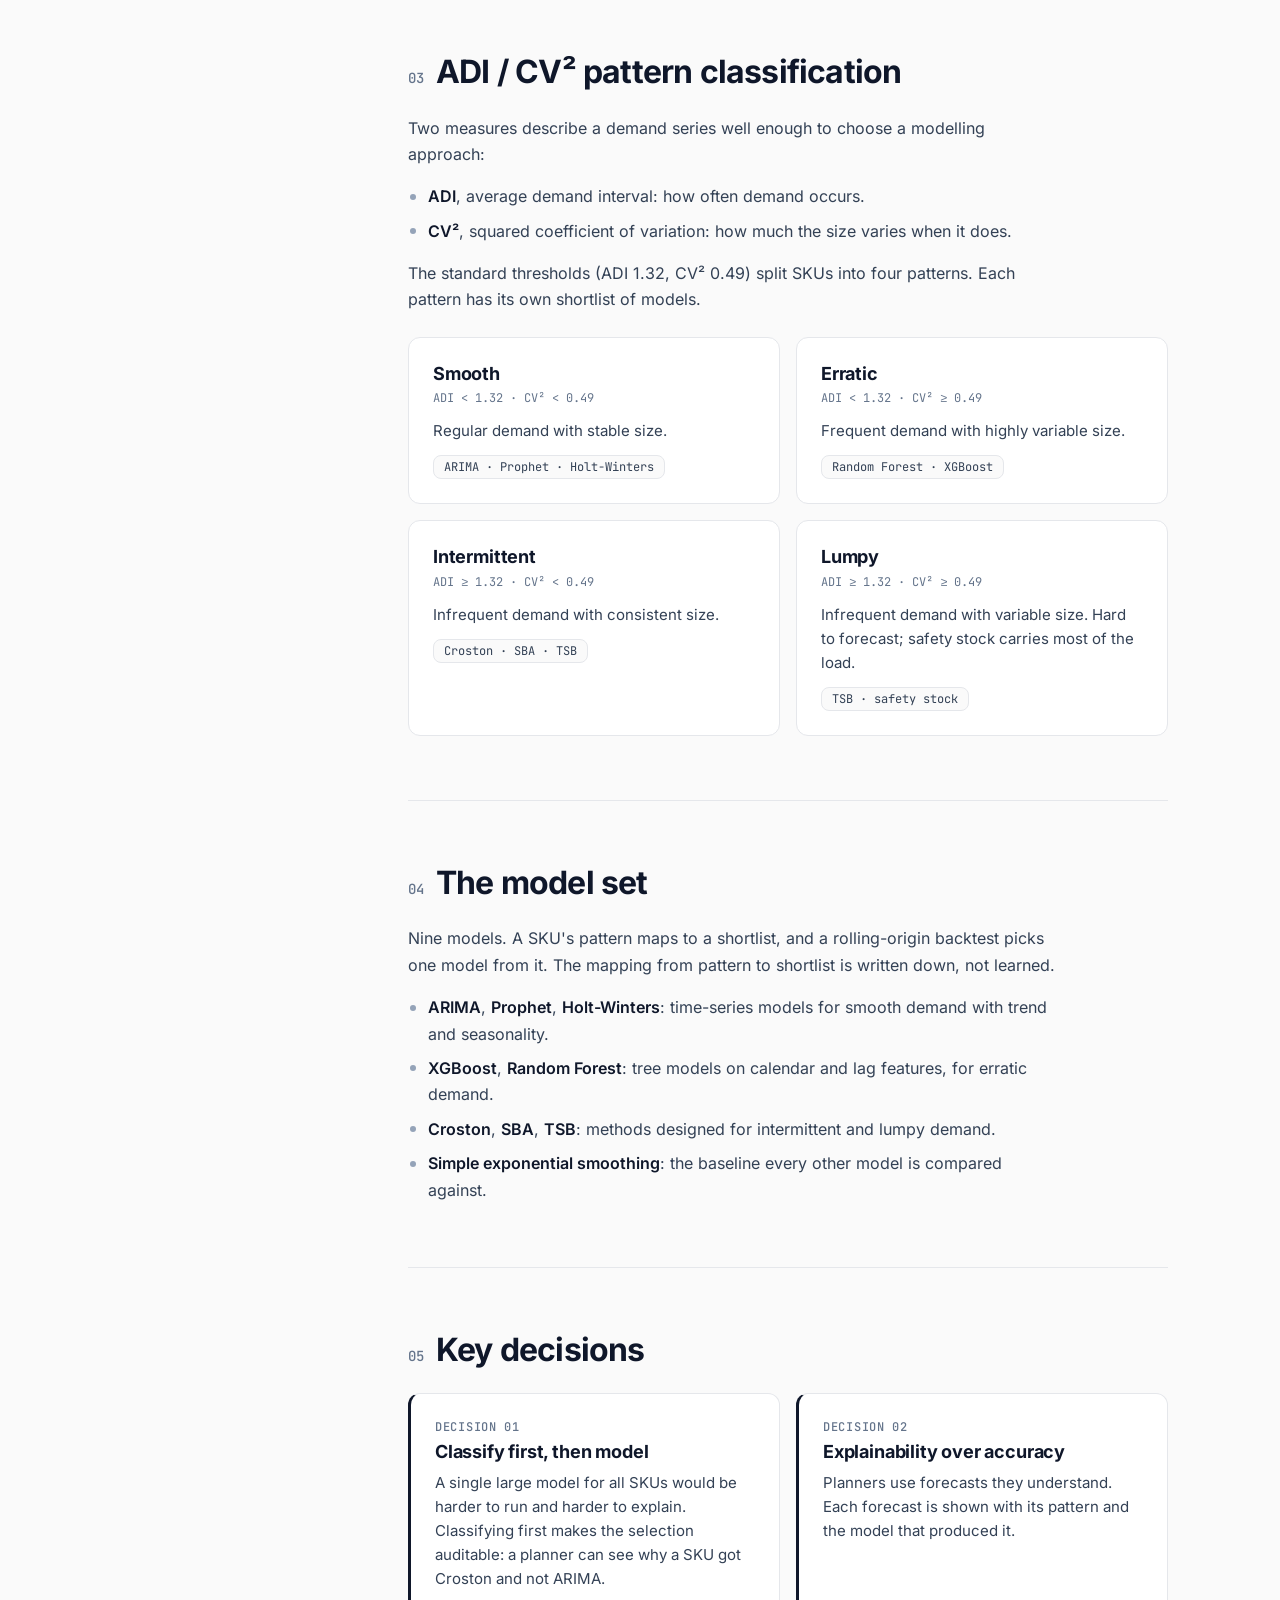
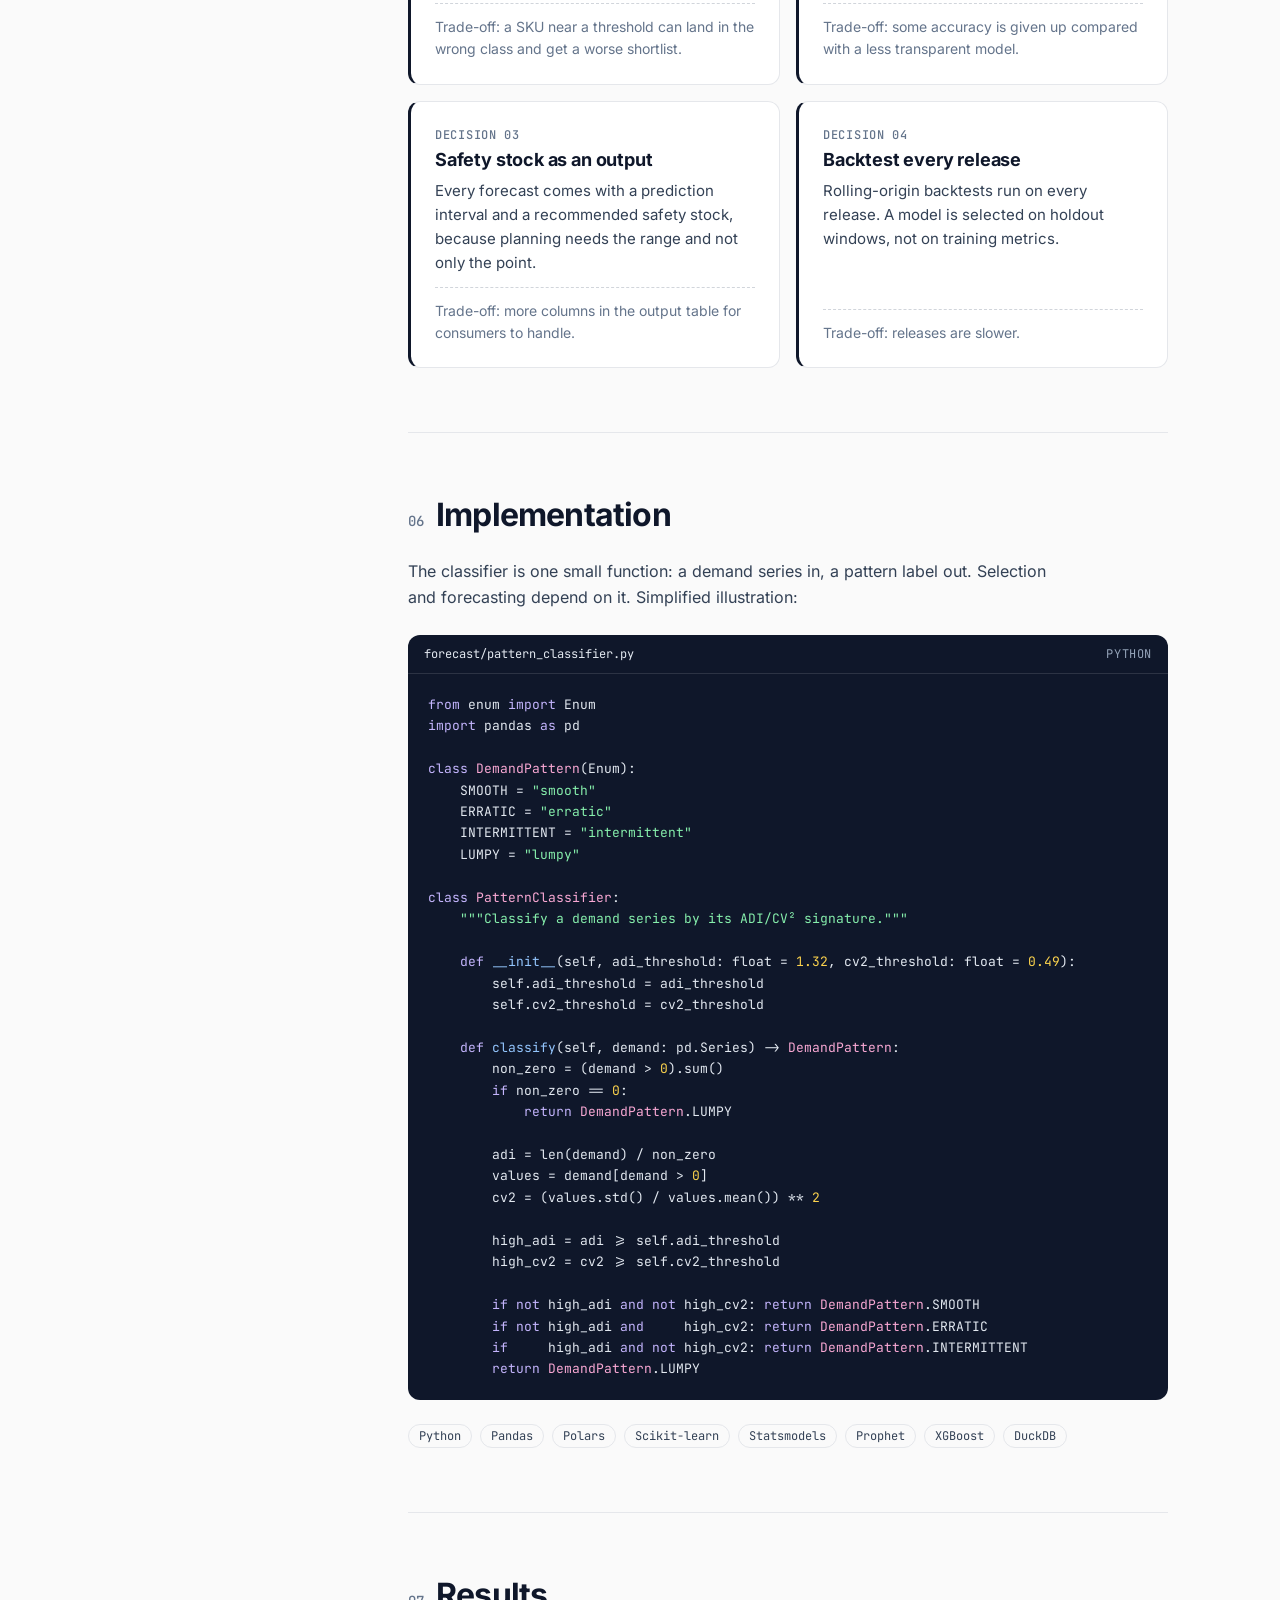
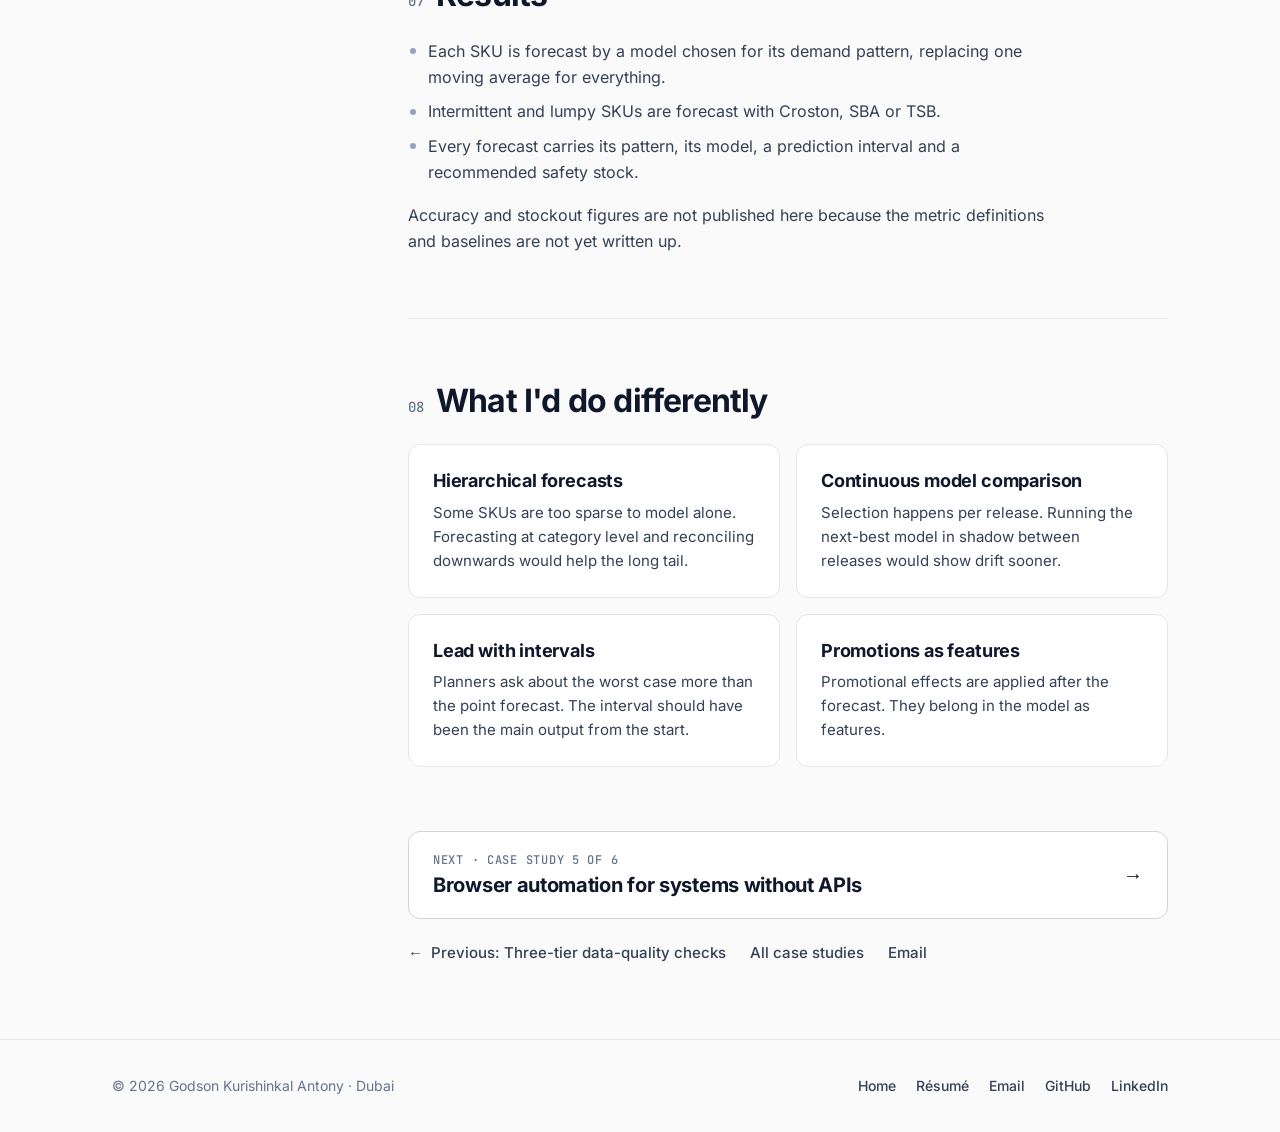
<file: projects/demand-forecasting.html>
<!DOCTYPE html>
<html lang="en">
<head>
    <meta charset="UTF-8">
    <meta name="viewport" content="width=device-width, initial-scale=1.0">
    <meta name="theme-color" content="#fafafa">

    <title>Demand forecasting by demand pattern — Godson Kurishinkal Antony</title>
    <meta name="description" content="Case study: each SKU is classified by ADI/CV² into one of four demand patterns, and a forecasting model is selected per SKU from a set of nine. 30,000+ SKUs.">
    <meta name="author" content="Godson Kurishinkal Antony">
    <link rel="canonical" href="https://godsonkurishinkal.github.io/portfolio/projects/demand-forecasting.html">

    <meta property="og:title" content="Demand forecasting by demand pattern — Case study">
    <meta property="og:description" content="ADI/CV² classification into four demand patterns, then one model per SKU chosen from a set of nine. 30,000+ SKUs.">
    <meta property="og:type" content="article">
    <meta property="og:url" content="https://godsonkurishinkal.github.io/portfolio/projects/demand-forecasting.html">
    <meta property="og:image" content="https://godsonkurishinkal.github.io/portfolio/assets/images/og-image.png">


    <link rel="icon" type="image/svg+xml" href="data:image/svg+xml;utf8,<svg xmlns='http://www.w3.org/2000/svg' viewBox='0 0 100 100'><rect width='100' height='100' rx='20' fill='%230f172a'/><text x='50' y='66' font-family='Inter,sans-serif' font-size='52' font-weight='700' text-anchor='middle' fill='%23ffffff'>GK</text></svg>">

    <link rel="stylesheet" href="../assets/css/tokens.css?v=6ff5aee7">
    <link rel="stylesheet" href="../assets/css/app.css?v=ebb3c138">
</head>
<body>
    <a href="#main" class="skip-link">Skip to content</a>
    <header class="site-header">
        <nav class="site-nav" aria-label="Primary">
            <a href="../index.html" class="nav-brand">
                <span class="nav-brand-mark" aria-hidden="true">GK</span>
                <span class="nav-brand-name">Godson<span class="nav-brand-name-last"> Kurishinkal</span></span>
            </a>
            <ul class="nav-links">
                <li><a href="../index.html#projects" aria-current="page">Case studies</a></li>
                <li><a href="../resume.html">Résumé</a></li>
                <li><a href="../index.html#contact">Contact</a></li>
            </ul>
        </nav>
    </header>

    <main id="main" class="case">
        <header class="case-header">
            <a href="../index.html#projects" class="back-link"><span aria-hidden="true">←</span> All case studies</a>
            <p class="case-category">Case study 4 of 6 · Forecasting</p>
            <h1 class="case-title">Demand forecasting by demand pattern</h1>
            <p class="case-pitch">Each SKU is classified by ADI/CV² as smooth, erratic, intermittent or lumpy. The class decides which models are tried, and backtesting picks one model per SKU. Runs on one machine for 30,000+ SKUs.</p>

            <dl class="case-meta">
                <div class="case-meta-item"><dt class="case-meta-label">Role</dt><dd class="case-meta-value">Design, build, operations</dd></div>
                <div class="case-meta-item"><dt class="case-meta-label">Industry</dt><dd class="case-meta-value">Retail · Supply Chain</dd></div>
                <div class="case-meta-item"><dt class="case-meta-label">Duration</dt><dd class="case-meta-value">6 months</dd></div>
                <div class="case-meta-item"><dt class="case-meta-label">Scale</dt><dd class="case-meta-value">30,000+ SKUs</dd></div>
            </dl>

            <div class="kpi-grid">
                <div class="kpi">
                    <div class="kpi-value">4</div>
                    <div class="kpi-label">Demand patterns</div>
                    <div class="kpi-detail">ADI/CV² classification</div>
                </div>
                <div class="kpi">
                    <div class="kpi-value">9</div>
                    <div class="kpi-label">Models in the set</div>
                    <div class="kpi-detail">One selected per SKU</div>
                </div>
            </div>

            <p class="case-note">This describes a system I built at work. The code is not public; the snippets below are simplified illustrations. Figures are my own measurements and the underlying data is not public.</p>
        </header>

        <nav class="toc" aria-label="On this page">
            <a href="../index.html#projects" class="back-link toc-back"><span aria-hidden="true">←</span> All case studies</a>
            <p class="toc-label">On this page</p>
            <ol>
                <li><a href="#the-problem">The problem</a></li>
                <li><a href="#the-system">What I built</a></li>
                <li><a href="#adi-cv2-pattern-classification">ADI / CV² pattern classification</a></li>
                <li><a href="#the-ensemble">The model set</a></li>
                <li><a href="#key-decisions">Key decisions</a></li>
                <li><a href="#implementation">Implementation</a></li>
                <li><a href="#what-changed">Results</a></li>
                <li><a href="#what-id-do-differently">What I'd do differently</a></li>
            </ol>
        </nav>

        <div class="case-body">
            <section id="the-problem">
                <div class="sh"><span class="sh-num">01</span><h2 class="sh-title">The problem</h2></div>
                <div class="prose">
                    <p>The previous process applied one simple moving average to every SKU. A product that sells every day and a part ordered once a month behave differently, and one method does not fit both.</p>
                    <ul>
                        <li>Stockouts on <strong>fast movers</strong>.</li>
                        <li>Excess stock on <strong>slow movers</strong>.</li>
                        <li>Planners overriding forecasts <strong>by hand</strong>.</li>
                        <li>No record of <strong>why</strong> a forecast missed.</li>
                    </ul>
                </div>
            </section>

            <section id="the-system">
                <div class="sh"><span class="sh-num">02</span><h2 class="sh-title">What I built</h2></div>
                <div class="prose">
                    <p>Every SKU goes through the same steps: read two years of daily sales, classify the demand pattern, select a model, forecast 30 days ahead with an interval, and pass the result to planning.</p>
                </div>

                <div class="arch">
                    <div class="arch-row">
                        <div class="arch-node">
                            <div class="arch-node-num">01</div>
                            <div class="arch-node-label">History</div>
                            <div class="arch-node-sub">Daily sales · 2y</div>
                        </div>
                        <span class="arch-arrow" aria-hidden="true">→</span>
                        <div class="arch-node highlight">
                            <div class="arch-node-num">02</div>
                            <div class="arch-node-label">Classify</div>
                            <div class="arch-node-sub">ADI / CV²</div>
                        </div>
                        <span class="arch-arrow" aria-hidden="true">→</span>
                        <div class="arch-node highlight">
                            <div class="arch-node-num">03</div>
                            <div class="arch-node-label">Select</div>
                            <div class="arch-node-sub">Backtested model</div>
                        </div>
                        <span class="arch-arrow" aria-hidden="true">→</span>
                        <div class="arch-node">
                            <div class="arch-node-num">04</div>
                            <div class="arch-node-label">Forecast</div>
                            <div class="arch-node-sub">H=30 · intervals</div>
                        </div>
                        <span class="arch-arrow" aria-hidden="true">→</span>
                        <div class="arch-node">
                            <div class="arch-node-num">05</div>
                            <div class="arch-node-label">Plan</div>
                            <div class="arch-node-sub">POs · safety stock</div>
                        </div>
                    </div>
                </div>
            </section>

            <section id="adi-cv2-pattern-classification">
                <div class="sh"><span class="sh-num">03</span><h2 class="sh-title">ADI / CV² pattern classification</h2></div>
                <div class="prose">
                    <p>Two measures describe a demand series well enough to choose a modelling approach:</p>
                    <ul>
                        <li><strong>ADI</strong>, average demand interval: how often demand occurs.</li>
                        <li><strong>CV²</strong>, squared coefficient of variation: how much the size varies when it does.</li>
                    </ul>
                    <p>The standard thresholds (ADI 1.32, CV² 0.49) split SKUs into four patterns. Each pattern has its own shortlist of models.</p>
                </div>
                <div class="card-grid">
                    <div class="card">
                        <h3 class="card-title">Smooth</h3>
                        <div class="card-sub">ADI &lt; 1.32 · CV² &lt; 0.49</div>
                        <div class="card-desc">Regular demand with stable size.</div>
                        <span class="card-tag">ARIMA · Prophet · Holt-Winters</span>
                    </div>
                    <div class="card">
                        <h3 class="card-title">Erratic</h3>
                        <div class="card-sub">ADI &lt; 1.32 · CV² ≥ 0.49</div>
                        <div class="card-desc">Frequent demand with highly variable size.</div>
                        <span class="card-tag">Random Forest · XGBoost</span>
                    </div>
                    <div class="card">
                        <h3 class="card-title">Intermittent</h3>
                        <div class="card-sub">ADI ≥ 1.32 · CV² &lt; 0.49</div>
                        <div class="card-desc">Infrequent demand with consistent size.</div>
                        <span class="card-tag">Croston · SBA · TSB</span>
                    </div>
                    <div class="card">
                        <h3 class="card-title">Lumpy</h3>
                        <div class="card-sub">ADI ≥ 1.32 · CV² ≥ 0.49</div>
                        <div class="card-desc">Infrequent demand with variable size. Hard to forecast; safety stock carries most of the load.</div>
                        <span class="card-tag">TSB · safety stock</span>
                    </div>
                </div>
            </section>

            <section id="the-ensemble">
                <div class="sh"><span class="sh-num">04</span><h2 class="sh-title">The model set</h2></div>
                <div class="prose">
                    <p>Nine models. A SKU's pattern maps to a shortlist, and a rolling-origin backtest picks one model from it. The mapping from pattern to shortlist is written down, not learned.</p>
                    <ul>
                        <li><strong>ARIMA</strong>, <strong>Prophet</strong>, <strong>Holt-Winters</strong>: time-series models for smooth demand with trend and seasonality.</li>
                        <li><strong>XGBoost</strong>, <strong>Random Forest</strong>: tree models on calendar and lag features, for erratic demand.</li>
                        <li><strong>Croston</strong>, <strong>SBA</strong>, <strong>TSB</strong>: methods designed for intermittent and lumpy demand.</li>
                        <li><strong>Simple exponential smoothing</strong>: the baseline every other model is compared against.</li>
                    </ul>
                </div>
            </section>

            <section id="key-decisions">
                <div class="sh"><span class="sh-num">05</span><h2 class="sh-title">Key decisions</h2></div>
                <div class="decisions">
                    <div class="decision">
                        <p class="decision-tag">Decision 01</p>
                        <h3 class="decision-title">Classify first, then model</h3>
                        <div class="decision-body">
                            <p>A single large model for all SKUs would be harder to run and harder to explain. Classifying first makes the selection auditable: a planner can see why a SKU got Croston and not ARIMA.</p>
                        </div>
                        <p class="decision-tradeoff">Trade-off: a SKU near a threshold can land in the wrong class and get a worse shortlist.</p>
                    </div>
                    <div class="decision">
                        <p class="decision-tag">Decision 02</p>
                        <h3 class="decision-title">Explainability over accuracy</h3>
                        <div class="decision-body">
                            <p>Planners use forecasts they understand. Each forecast is shown with its pattern and the model that produced it.</p>
                        </div>
                        <p class="decision-tradeoff">Trade-off: some accuracy is given up compared with a less transparent model.</p>
                    </div>
                    <div class="decision">
                        <p class="decision-tag">Decision 03</p>
                        <h3 class="decision-title">Safety stock as an output</h3>
                        <div class="decision-body">
                            <p>Every forecast comes with a prediction interval and a recommended safety stock, because planning needs the range and not only the point.</p>
                        </div>
                        <p class="decision-tradeoff">Trade-off: more columns in the output table for consumers to handle.</p>
                    </div>
                    <div class="decision">
                        <p class="decision-tag">Decision 04</p>
                        <h3 class="decision-title">Backtest every release</h3>
                        <div class="decision-body">
                            <p>Rolling-origin backtests run on every release. A model is selected on holdout windows, not on training metrics.</p>
                        </div>
                        <p class="decision-tradeoff">Trade-off: releases are slower.</p>
                    </div>
                </div>
            </section>

            <section id="implementation">
                <div class="sh"><span class="sh-num">06</span><h2 class="sh-title">Implementation</h2></div>
                <div class="prose">
                    <p>The classifier is one small function: a demand series in, a pattern label out. Selection and forecasting depend on it. Simplified illustration:</p>
                </div>

                <div class="code">
                    <div class="code-head">
                        <span class="code-file">forecast/pattern_classifier.py</span>
                        <span class="code-lang">Python</span>
                        <span class="code-scroll" aria-hidden="true">scroll →</span>
                    </div>
<!-- [html-validate-disable-next prefer-native-element -- a scrolling code block is a named, focusable region] -->
<pre tabindex="0" role="region" aria-label="forecast/pattern_classifier.py"><span class="kw">from</span> enum <span class="kw">import</span> Enum
<span class="kw">import</span> pandas <span class="kw">as</span> pd

<span class="kw">class</span> <span class="cls">DemandPattern</span>(Enum):
    SMOOTH = <span class="str">"smooth"</span>
    ERRATIC = <span class="str">"erratic"</span>
    INTERMITTENT = <span class="str">"intermittent"</span>
    LUMPY = <span class="str">"lumpy"</span>

<span class="kw">class</span> <span class="cls">PatternClassifier</span>:
    <span class="str">"""Classify a demand series by its ADI/CV² signature."""</span>

    <span class="kw">def</span> <span class="fn">__init__</span>(self, adi_threshold: float = <span class="num">1.32</span>, cv2_threshold: float = <span class="num">0.49</span>):
        self.adi_threshold = adi_threshold
        self.cv2_threshold = cv2_threshold

    <span class="kw">def</span> <span class="fn">classify</span>(self, demand: pd.Series) -&gt; <span class="cls">DemandPattern</span>:
        non_zero = (demand &gt; <span class="num">0</span>).sum()
        <span class="kw">if</span> non_zero == <span class="num">0</span>:
            <span class="kw">return</span> <span class="cls">DemandPattern</span>.LUMPY

        adi = len(demand) / non_zero
        values = demand[demand &gt; <span class="num">0</span>]
        cv2 = (values.std() / values.mean()) ** <span class="num">2</span>

        high_adi = adi &gt;= self.adi_threshold
        high_cv2 = cv2 &gt;= self.cv2_threshold

        <span class="kw">if</span> <span class="kw">not</span> high_adi <span class="kw">and</span> <span class="kw">not</span> high_cv2: <span class="kw">return</span> <span class="cls">DemandPattern</span>.SMOOTH
        <span class="kw">if</span> <span class="kw">not</span> high_adi <span class="kw">and</span>     high_cv2: <span class="kw">return</span> <span class="cls">DemandPattern</span>.ERRATIC
        <span class="kw">if</span>     high_adi <span class="kw">and</span> <span class="kw">not</span> high_cv2: <span class="kw">return</span> <span class="cls">DemandPattern</span>.INTERMITTENT
        <span class="kw">return</span> <span class="cls">DemandPattern</span>.LUMPY</pre>
                </div>

                <div class="pills">
                    <span class="pill">Python</span>
                    <span class="pill">Pandas</span>
                    <span class="pill">Polars</span>
                    <span class="pill">Scikit-learn</span>
                    <span class="pill">Statsmodels</span>
                    <span class="pill">Prophet</span>
                    <span class="pill">XGBoost</span>
                    <span class="pill">DuckDB</span>
                </div>
            </section>

            <section id="what-changed">
                <div class="sh"><span class="sh-num">07</span><h2 class="sh-title">Results</h2></div>
                <div class="prose">
                    <ul>
                        <li>Each SKU is forecast by a model chosen for its demand pattern, replacing one moving average for everything.</li>
                        <li>Intermittent and lumpy SKUs are forecast with Croston, SBA or TSB.</li>
                        <li>Every forecast carries its pattern, its model, a prediction interval and a recommended safety stock.</li>
                    </ul>
                    <p>Accuracy and stockout figures are not published here because the metric definitions and baselines are not yet written up.</p>
                </div>
            </section>

            <section id="what-id-do-differently">
                <div class="sh"><span class="sh-num">08</span><h2 class="sh-title">What I'd do differently</h2></div>
                <div class="reflection">
                    <div class="reflect-card">
                        <h3>Hierarchical forecasts</h3>
                        <p>Some SKUs are too sparse to model alone. Forecasting at category level and reconciling downwards would help the long tail.</p>
                    </div>
                    <div class="reflect-card">
                        <h3>Continuous model comparison</h3>
                        <p>Selection happens per release. Running the next-best model in shadow between releases would show drift sooner.</p>
                    </div>
                    <div class="reflect-card">
                        <h3>Lead with intervals</h3>
                        <p>Planners ask about the worst case more than the point forecast. The interval should have been the main output from the start.</p>
                    </div>
                    <div class="reflect-card">
                        <h3>Promotions as features</h3>
                        <p>Promotional effects are applied after the forecast. They belong in the model as features.</p>
                    </div>
                </div>
            </section>

            <nav class="pager" aria-label="Case studies">
                <a href="rpa-bot-framework.html" class="pager-next">
                    <span class="pager-text">
                        <span class="pager-label">Next · Case study 5 of 6</span>
                        <span class="pager-title">Browser automation for systems without APIs</span>
                    </span>
                    <span class="pager-arrow" aria-hidden="true">→</span>
                </a>
                <ul class="pager-links">
                    <li><a href="anomaly-detection.html"><span aria-hidden="true">←</span> Previous: Three-tier data-quality checks</a></li>
                    <li><a href="../index.html#projects">All case studies</a></li>
                    <li><a href="mailto:godson.kurishinkal@gmail.com">Email</a></li>
                </ul>
            </nav>
        </div>
    </main>

    <footer class="site-footer">
        <div class="footer-inner">
            <p>© 2026 Godson Kurishinkal Antony · Dubai</p>
            <ul class="footer-links">
                <li><a href="../index.html">Home</a></li>
                <li><a href="../resume.html">Résumé</a></li>
                <li><a href="mailto:godson.kurishinkal@gmail.com">Email</a></li>
                <li><a href="https://github.com/GodsonKurishinkal" target="_blank" rel="noopener noreferrer">GitHub</a></li>
                <li><a href="https://linkedin.com/in/godsonkurishinkal" target="_blank" rel="noopener noreferrer">LinkedIn</a></li>
            </ul>
        </div>
    </footer>

    <script>
        /* Contents rail: mark the section in view. The page works without it. */
        (function () {
            var links = document.querySelectorAll('.toc ol a[href^="#"]');
            if (!links.length || !('IntersectionObserver' in window)) return;
            var current = '';
            var hold = 0;
            function mark(id) {
                current = id;
                links.forEach(function (a) {
                    if (id && a.getAttribute('href') === '#' + id) a.setAttribute('aria-current', 'true');
                    else a.removeAttribute('aria-current');
                });
            }
            /* A clicked link stays marked until its own scroll has settled. */
            function pin() {
                clearTimeout(hold);
                hold = setTimeout(function () { hold = 0; }, 250);
            }
            /* Sections that enter the band while a click is pinned are noted,
               then applied on the reader's next scroll. */
            var seen = '';
            var pinned = false;
            var io = new IntersectionObserver(function (entries) {
                entries.forEach(function (entry) {
                    if (entry.isIntersecting) seen = entry.target.id;
                    else if (entry.target.id === seen) seen = '';
                });
                if (hold) return;
                entries.forEach(function (entry) {
                    if (entry.isIntersecting) mark(entry.target.id);
                    /* Left the marked section with no other in view: above the first or below the last. */
                    else if (entry.target.id === current) mark('');
                });
            }, { rootMargin: '-40% 0px -55% 0px' });
            window.addEventListener('scroll', function () {
                if (hold) pin();
                else if (pinned) { pinned = false; if (seen !== current) mark(seen); }
            }, { passive: true });
            links.forEach(function (a) {
                var section = document.getElementById(a.getAttribute('href').slice(1));
                if (!section) return;
                io.observe(section);
                a.addEventListener('click', function () { mark(section.id); pinned = true; pin(); });
            });
        })();
    </script>
</body>
</html>
</file>
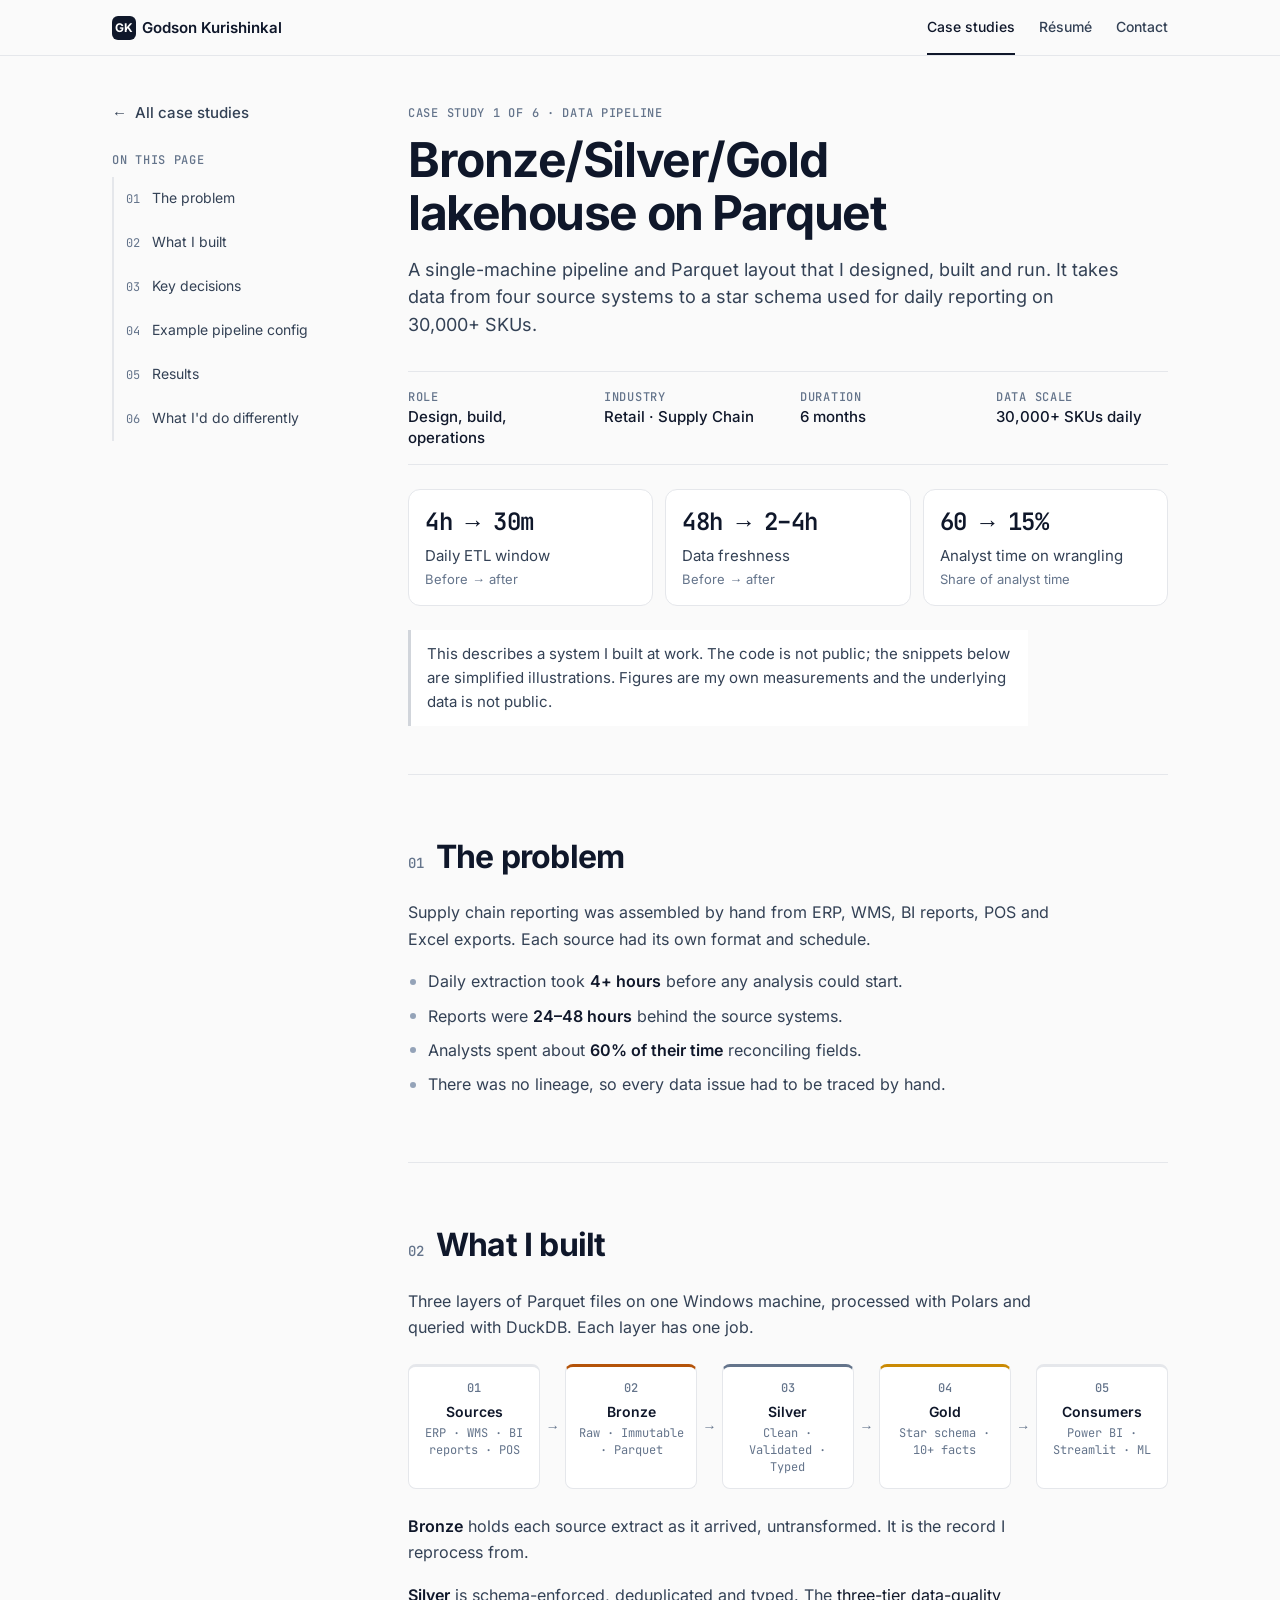
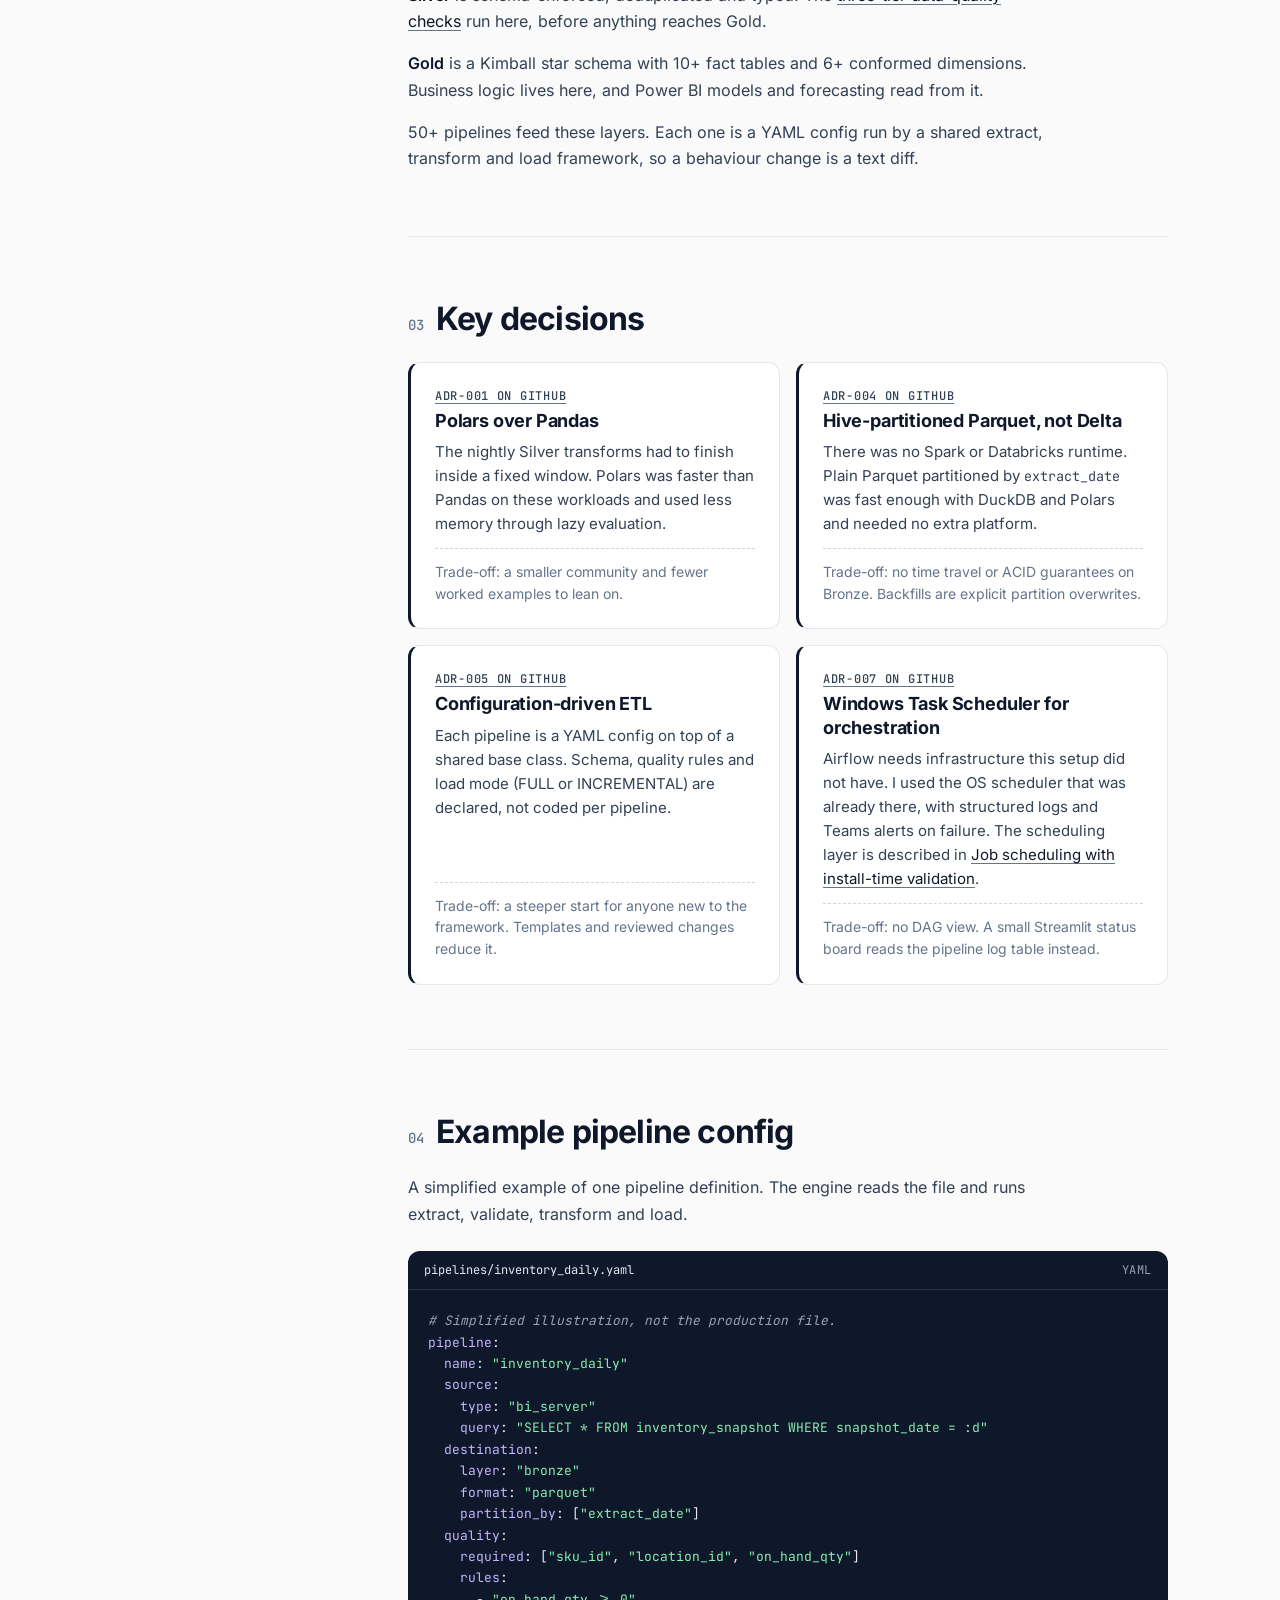
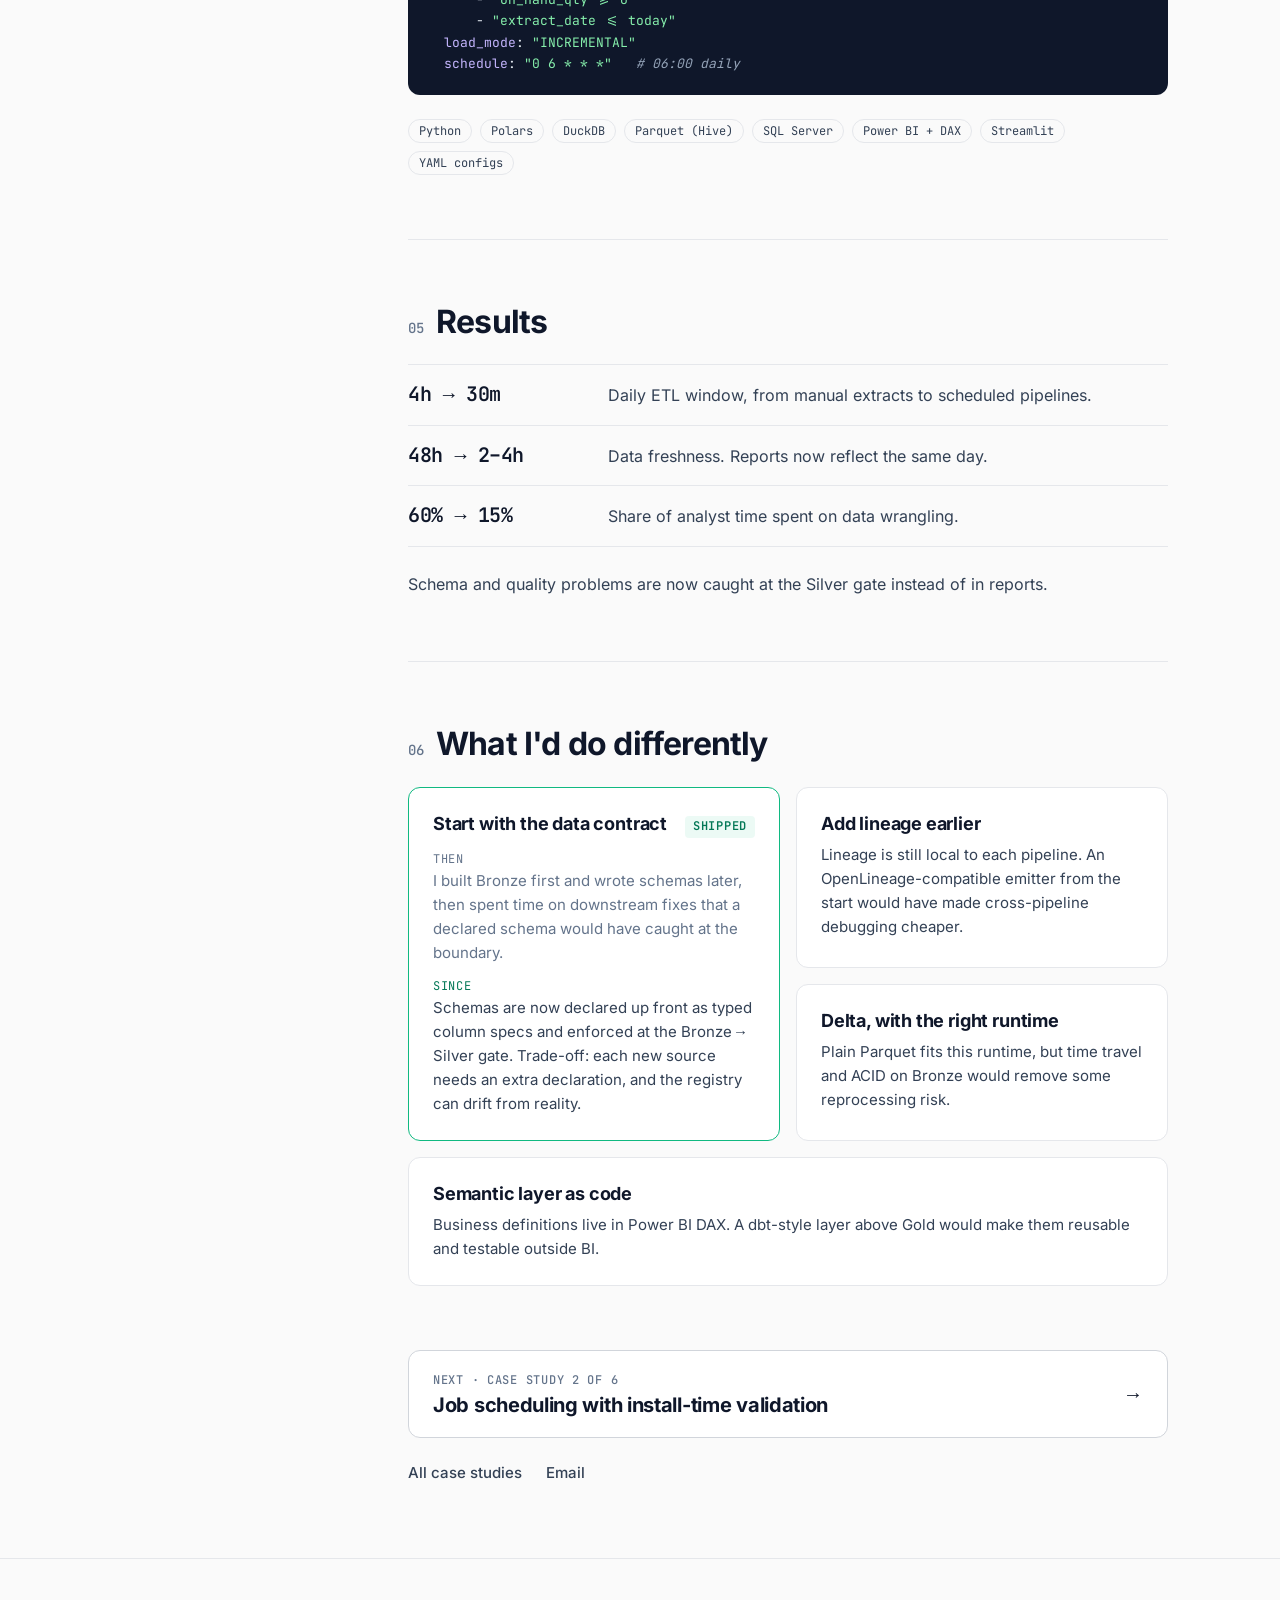
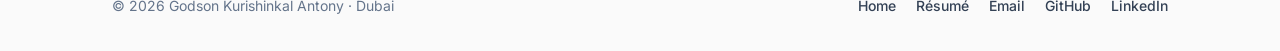
<file: projects/medallion-lakehouse.html>
<!DOCTYPE html>
<html lang="en">
<head>
    <meta charset="UTF-8">
    <meta name="viewport" content="width=device-width, initial-scale=1.0">
    <meta name="theme-color" content="#fafafa">

    <title>Bronze/Silver/Gold lakehouse on Parquet — Godson Kurishinkal Antony</title>
    <meta name="description" content="Case study: a single-machine Bronze/Silver/Gold pipeline on Hive-partitioned Parquet that cut the daily ETL window from 4 hours to 30 minutes.">
    <meta name="author" content="Godson Kurishinkal Antony">
    <link rel="canonical" href="https://godsonkurishinkal.github.io/portfolio/projects/medallion-lakehouse.html">

    <meta property="og:title" content="Bronze/Silver/Gold lakehouse on Parquet — Case study">
    <meta property="og:description" content="A single-machine Bronze/Silver/Gold pipeline on Hive-partitioned Parquet for retail supply chain data. Daily ETL window went from 4 hours to 30 minutes.">
    <meta property="og:type" content="article">
    <meta property="og:url" content="https://godsonkurishinkal.github.io/portfolio/projects/medallion-lakehouse.html">
    <meta property="og:image" content="https://godsonkurishinkal.github.io/portfolio/assets/images/og-image.png">


    <link rel="icon" type="image/svg+xml" href="data:image/svg+xml;utf8,<svg xmlns='http://www.w3.org/2000/svg' viewBox='0 0 100 100'><rect width='100' height='100' rx='20' fill='%230f172a'/><text x='50' y='66' font-family='Inter,sans-serif' font-size='52' font-weight='700' text-anchor='middle' fill='%23ffffff'>GK</text></svg>">

    <link rel="stylesheet" href="../assets/css/tokens.css?v=6ff5aee7">
    <link rel="stylesheet" href="../assets/css/app.css?v=ebb3c138">
</head>
<body>
    <a href="#main" class="skip-link">Skip to content</a>
    <header class="site-header">
        <nav class="site-nav" aria-label="Primary">
            <a href="../index.html" class="nav-brand">
                <span class="nav-brand-mark" aria-hidden="true">GK</span>
                <span class="nav-brand-name">Godson<span class="nav-brand-name-last"> Kurishinkal</span></span>
            </a>
            <ul class="nav-links">
                <li><a href="../index.html#projects" aria-current="page">Case studies</a></li>
                <li><a href="../resume.html">Résumé</a></li>
                <li><a href="../index.html#contact">Contact</a></li>
            </ul>
        </nav>
    </header>

    <main id="main" class="case">
        <header class="case-header">
            <a href="../index.html#projects" class="back-link"><span aria-hidden="true">←</span> All case studies</a>
            <p class="case-category">Case study 1 of 6 · Data pipeline</p>
            <h1 class="case-title">Bronze/Silver/Gold lakehouse on Parquet</h1>
            <p class="case-pitch">A single-machine pipeline and Parquet layout that I designed, built and run. It takes data from four source systems to a star schema used for daily reporting on 30,000+ SKUs.</p>

            <dl class="case-meta">
                <div class="case-meta-item"><dt class="case-meta-label">Role</dt><dd class="case-meta-value">Design, build, operations</dd></div>
                <div class="case-meta-item"><dt class="case-meta-label">Industry</dt><dd class="case-meta-value">Retail · Supply Chain</dd></div>
                <div class="case-meta-item"><dt class="case-meta-label">Duration</dt><dd class="case-meta-value">6 months</dd></div>
                <div class="case-meta-item"><dt class="case-meta-label">Data Scale</dt><dd class="case-meta-value">30,000+ SKUs daily</dd></div>
            </dl>

            <div class="kpi-grid">
                <div class="kpi">
                    <div class="kpi-value">4h → 30m</div>
                    <div class="kpi-label">Daily ETL window</div>
                    <div class="kpi-detail">Before → after</div>
                </div>
                <div class="kpi">
                    <div class="kpi-value">48h → 2–4h</div>
                    <div class="kpi-label">Data freshness</div>
                    <div class="kpi-detail">Before → after</div>
                </div>
                <div class="kpi">
                    <div class="kpi-value">60 → 15%</div>
                    <div class="kpi-label">Analyst time on wrangling</div>
                    <div class="kpi-detail">Share of analyst time</div>
                </div>
            </div>

            <p class="case-note">This describes a system I built at work. The code is not public; the snippets below are simplified illustrations. Figures are my own measurements and the underlying data is not public.</p>
        </header>

        <nav class="toc" aria-label="On this page">
            <a href="../index.html#projects" class="back-link toc-back"><span aria-hidden="true">←</span> All case studies</a>
            <p class="toc-label">On this page</p>
            <ol>
                <li><a href="#the-problem">The problem</a></li>
                <li><a href="#the-architecture">What I built</a></li>
                <li><a href="#key-decisions">Key decisions</a></li>
                <li><a href="#implementation">Example pipeline config</a></li>
                <li><a href="#what-changed">Results</a></li>
                <li><a href="#what-id-do-differently">What I'd do differently</a></li>
            </ol>
        </nav>

        <div class="case-body">
            <section id="the-problem">
                <div class="sh"><span class="sh-num">01</span><h2 class="sh-title">The problem</h2></div>
                <div class="prose">
                    <p>Supply chain reporting was assembled by hand from ERP, WMS, BI reports, POS and Excel exports. Each source had its own format and schedule.</p>
                    <ul>
                        <li>Daily extraction took <strong>4+ hours</strong> before any analysis could start.</li>
                        <li>Reports were <strong>24–48 hours</strong> behind the source systems.</li>
                        <li>Analysts spent about <strong>60% of their time</strong> reconciling fields.</li>
                        <li>There was no lineage, so every data issue had to be traced by hand.</li>
                    </ul>
                </div>
            </section>

            <section id="the-architecture">
                <div class="sh"><span class="sh-num">02</span><h2 class="sh-title">What I built</h2></div>
                <div class="prose">
                    <p>Three layers of Parquet files on one Windows machine, processed with Polars and queried with DuckDB. Each layer has one job.</p>
                </div>

                <div class="arch">
                    <div class="arch-row">
                        <div class="arch-node">
                            <div class="arch-node-num">01</div>
                            <div class="arch-node-label">Sources</div>
                            <div class="arch-node-sub">ERP · WMS · BI reports · POS</div>
                        </div>
                        <span class="arch-arrow" aria-hidden="true">→</span>
                        <div class="arch-node bronze">
                            <div class="arch-node-num">02</div>
                            <div class="arch-node-label">Bronze</div>
                            <div class="arch-node-sub">Raw · Immutable · Parquet</div>
                        </div>
                        <span class="arch-arrow" aria-hidden="true">→</span>
                        <div class="arch-node silver">
                            <div class="arch-node-num">03</div>
                            <div class="arch-node-label">Silver</div>
                            <div class="arch-node-sub">Clean · Validated · Typed</div>
                        </div>
                        <span class="arch-arrow" aria-hidden="true">→</span>
                        <div class="arch-node gold">
                            <div class="arch-node-num">04</div>
                            <div class="arch-node-label">Gold</div>
                            <div class="arch-node-sub">Star schema · 10+ facts</div>
                        </div>
                        <span class="arch-arrow" aria-hidden="true">→</span>
                        <div class="arch-node">
                            <div class="arch-node-num">05</div>
                            <div class="arch-node-label">Consumers</div>
                            <div class="arch-node-sub">Power BI · Streamlit · ML</div>
                        </div>
                    </div>
                </div>

                <div class="prose">
                    <p><strong>Bronze</strong> holds each source extract as it arrived, untransformed. It is the record I reprocess from.</p>
                    <p><strong>Silver</strong> is schema-enforced, deduplicated and typed. The <a href="anomaly-detection.html">three-tier data-quality checks</a> run here, before anything reaches Gold.</p>
                    <p><strong>Gold</strong> is a Kimball star schema with 10+ fact tables and 6+ conformed dimensions. Business logic lives here, and Power BI models and forecasting read from it.</p>
                    <p>50+ pipelines feed these layers. Each one is a YAML config run by a shared extract, transform and load framework, so a behaviour change is a text diff.</p>
                </div>
            </section>

            <section id="key-decisions">
                <div class="sh"><span class="sh-num">03</span><h2 class="sh-title">Key decisions</h2></div>
                <div class="decisions">
                    <div class="decision">
                        <p class="decision-tag"><a href="https://github.com/GodsonKurishinkal/portfolio/blob/main/enterprise-data-platform/docs/architecture-decisions/001-polars-over-pandas.md" target="_blank" rel="noopener noreferrer">ADR-001 on GitHub</a></p>
                        <h3 class="decision-title">Polars over Pandas</h3>
                        <div class="decision-body">
                            <p>The nightly Silver transforms had to finish inside a fixed window. Polars was faster than Pandas on these workloads and used less memory through lazy evaluation.</p>
                        </div>
                        <p class="decision-tradeoff">Trade-off: a smaller community and fewer worked examples to lean on.</p>
                    </div>
                    <div class="decision">
                        <p class="decision-tag"><a href="https://github.com/GodsonKurishinkal/portfolio/blob/main/enterprise-data-platform/docs/architecture-decisions/004-parquet-hive-partitioning.md" target="_blank" rel="noopener noreferrer">ADR-004 on GitHub</a></p>
                        <h3 class="decision-title">Hive-partitioned Parquet, not Delta</h3>
                        <div class="decision-body">
                            <p>There was no Spark or Databricks runtime. Plain Parquet partitioned by <code>extract_date</code> was fast enough with DuckDB and Polars and needed no extra platform.</p>
                        </div>
                        <p class="decision-tradeoff">Trade-off: no time travel or ACID guarantees on Bronze. Backfills are explicit partition overwrites.</p>
                    </div>
                    <div class="decision">
                        <p class="decision-tag"><a href="https://github.com/GodsonKurishinkal/portfolio/blob/main/enterprise-data-platform/docs/architecture-decisions/005-config-driven-pipelines.md" target="_blank" rel="noopener noreferrer">ADR-005 on GitHub</a></p>
                        <h3 class="decision-title">Configuration-driven ETL</h3>
                        <div class="decision-body">
                            <p>Each pipeline is a YAML config on top of a shared base class. Schema, quality rules and load mode (FULL or INCREMENTAL) are declared, not coded per pipeline.</p>
                        </div>
                        <p class="decision-tradeoff">Trade-off: a steeper start for anyone new to the framework. Templates and reviewed changes reduce it.</p>
                    </div>
                    <div class="decision">
                        <p class="decision-tag"><a href="https://github.com/GodsonKurishinkal/portfolio/blob/main/enterprise-data-platform/docs/architecture-decisions/007-task-scheduler-orchestration.md" target="_blank" rel="noopener noreferrer">ADR-007 on GitHub</a></p>
                        <h3 class="decision-title">Windows Task Scheduler for orchestration</h3>
                        <div class="decision-body">
                            <p>Airflow needs infrastructure this setup did not have. I used the OS scheduler that was already there, with structured logs and Teams alerts on failure. The scheduling layer is described in <a href="pipeline-orchestration.html">Job scheduling with install-time validation</a>.</p>
                        </div>
                        <p class="decision-tradeoff">Trade-off: no DAG view. A small Streamlit status board reads the pipeline log table instead.</p>
                    </div>
                </div>
            </section>

            <section id="implementation">
                <div class="sh"><span class="sh-num">04</span><h2 class="sh-title">Example pipeline config</h2></div>
                <div class="prose">
                    <p>A simplified example of one pipeline definition. The engine reads the file and runs extract, validate, transform and load.</p>
                </div>

                <div class="code">
                    <div class="code-head">
                        <span class="code-file">pipelines/inventory_daily.yaml</span>
                        <span class="code-lang">YAML</span>
                        <span class="code-scroll" aria-hidden="true">scroll →</span>
                    </div>
<!-- [html-validate-disable-next prefer-native-element -- a scrolling code block is a named, focusable region] -->
<pre tabindex="0" role="region" aria-label="pipelines/inventory_daily.yaml"><span class="cm"># Simplified illustration, not the production file.</span>
<span class="kw">pipeline</span>:
  <span class="kw">name</span>: <span class="str">"inventory_daily"</span>
  <span class="kw">source</span>:
    <span class="kw">type</span>: <span class="str">"bi_server"</span>
    <span class="kw">query</span>: <span class="str">"SELECT * FROM inventory_snapshot WHERE snapshot_date = :d"</span>
  <span class="kw">destination</span>:
    <span class="kw">layer</span>: <span class="str">"bronze"</span>
    <span class="kw">format</span>: <span class="str">"parquet"</span>
    <span class="kw">partition_by</span>: [<span class="str">"extract_date"</span>]
  <span class="kw">quality</span>:
    <span class="kw">required</span>: [<span class="str">"sku_id"</span>, <span class="str">"location_id"</span>, <span class="str">"on_hand_qty"</span>]
    <span class="kw">rules</span>:
      - <span class="str">"on_hand_qty &gt;= 0"</span>
      - <span class="str">"extract_date &lt;= today"</span>
  <span class="kw">load_mode</span>: <span class="str">"INCREMENTAL"</span>
  <span class="kw">schedule</span>: <span class="str">"0 6 * * *"</span>   <span class="cm"># 06:00 daily</span></pre>
                </div>

                <div class="pills">
                    <span class="pill">Python</span>
                    <span class="pill">Polars</span>
                    <span class="pill">DuckDB</span>
                    <span class="pill">Parquet (Hive)</span>
                    <span class="pill">SQL Server</span>
                    <span class="pill">Power BI + DAX</span>
                    <span class="pill">Streamlit</span>
                    <span class="pill">YAML configs</span>
                </div>
            </section>

            <section id="what-changed">
                <div class="sh"><span class="sh-num">05</span><h2 class="sh-title">Results</h2></div>
                <div class="results">
                    <div class="result">
                        <div class="result-value">4h → 30m</div>
                        <div class="result-text">Daily ETL window, from manual extracts to scheduled pipelines.</div>
                    </div>
                    <div class="result">
                        <div class="result-value">48h → 2–4h</div>
                        <div class="result-text">Data freshness. Reports now reflect the same day.</div>
                    </div>
                    <div class="result">
                        <div class="result-value">60% → 15%</div>
                        <div class="result-text">Share of analyst time spent on data wrangling.</div>
                    </div>
                </div>
                <div class="prose">
                    <p>Schema and quality problems are now caught at the Silver gate instead of in reports.</p>
                </div>
            </section>

            <section id="what-id-do-differently">
                <div class="sh"><span class="sh-num">06</span><h2 class="sh-title">What I'd do differently</h2></div>
                <div class="reflection">
                    <div class="reflect-card shipped">
                        <div class="reflect-card-head"><h3>Start with the data contract</h3><span class="shipped-chip">Shipped</span></div>
                        <span class="reflect-then">I built Bronze first and wrote schemas later, then spent time on downstream fixes that a declared schema would have caught at the boundary.</span>
                        <p class="reflect-now">Schemas are now declared up front as typed column specs and enforced at the Bronze&#8202;→&#8202;Silver gate. Trade-off: each new source needs an extra declaration, and the registry can drift from reality.</p>
                    </div>
                    <div class="reflect-card">
                        <h3>Add lineage earlier</h3>
                        <p>Lineage is still local to each pipeline. An OpenLineage-compatible emitter from the start would have made cross-pipeline debugging cheaper.</p>
                    </div>
                    <div class="reflect-card">
                        <h3>Delta, with the right runtime</h3>
                        <p>Plain Parquet fits this runtime, but time travel and ACID on Bronze would remove some reprocessing risk.</p>
                    </div>
                    <div class="reflect-card">
                        <h3>Semantic layer as code</h3>
                        <p>Business definitions live in Power BI DAX. A dbt-style layer above Gold would make them reusable and testable outside BI.</p>
                    </div>
                </div>
            </section>

            <nav class="pager" aria-label="Case studies">
                <a href="pipeline-orchestration.html" class="pager-next">
                    <span class="pager-text">
                        <span class="pager-label">Next · Case study 2 of 6</span>
                        <span class="pager-title">Job scheduling with install-time validation</span>
                    </span>
                    <span class="pager-arrow" aria-hidden="true">→</span>
                </a>
                <ul class="pager-links">
                    <li><a href="../index.html#projects">All case studies</a></li>
                    <li><a href="mailto:godson.kurishinkal@gmail.com">Email</a></li>
                </ul>
            </nav>
        </div>
    </main>

    <footer class="site-footer">
        <div class="footer-inner">
            <p>© 2026 Godson Kurishinkal Antony · Dubai</p>
            <ul class="footer-links">
                <li><a href="../index.html">Home</a></li>
                <li><a href="../resume.html">Résumé</a></li>
                <li><a href="mailto:godson.kurishinkal@gmail.com">Email</a></li>
                <li><a href="https://github.com/GodsonKurishinkal" target="_blank" rel="noopener noreferrer">GitHub</a></li>
                <li><a href="https://linkedin.com/in/godsonkurishinkal" target="_blank" rel="noopener noreferrer">LinkedIn</a></li>
            </ul>
        </div>
    </footer>

    <script>
        /* Contents rail: mark the section in view. The page works without it. */
        (function () {
            var links = document.querySelectorAll('.toc ol a[href^="#"]');
            if (!links.length || !('IntersectionObserver' in window)) return;
            var current = '';
            var hold = 0;
            function mark(id) {
                current = id;
                links.forEach(function (a) {
                    if (id && a.getAttribute('href') === '#' + id) a.setAttribute('aria-current', 'true');
                    else a.removeAttribute('aria-current');
                });
            }
            /* A clicked link stays marked until its own scroll has settled. */
            function pin() {
                clearTimeout(hold);
                hold = setTimeout(function () { hold = 0; }, 250);
            }
            /* Sections that enter the band while a click is pinned are noted,
               then applied on the reader's next scroll. */
            var seen = '';
            var pinned = false;
            var io = new IntersectionObserver(function (entries) {
                entries.forEach(function (entry) {
                    if (entry.isIntersecting) seen = entry.target.id;
                    else if (entry.target.id === seen) seen = '';
                });
                if (hold) return;
                entries.forEach(function (entry) {
                    if (entry.isIntersecting) mark(entry.target.id);
                    /* Left the marked section with no other in view: above the first or below the last. */
                    else if (entry.target.id === current) mark('');
                });
            }, { rootMargin: '-40% 0px -55% 0px' });
            window.addEventListener('scroll', function () {
                if (hold) pin();
                else if (pinned) { pinned = false; if (seen !== current) mark(seen); }
            }, { passive: true });
            links.forEach(function (a) {
                var section = document.getElementById(a.getAttribute('href').slice(1));
                if (!section) return;
                io.observe(section);
                a.addEventListener('click', function () { mark(section.id); pinned = true; pin(); });
            });
        })();
    </script>
</body>
</html>
</file>
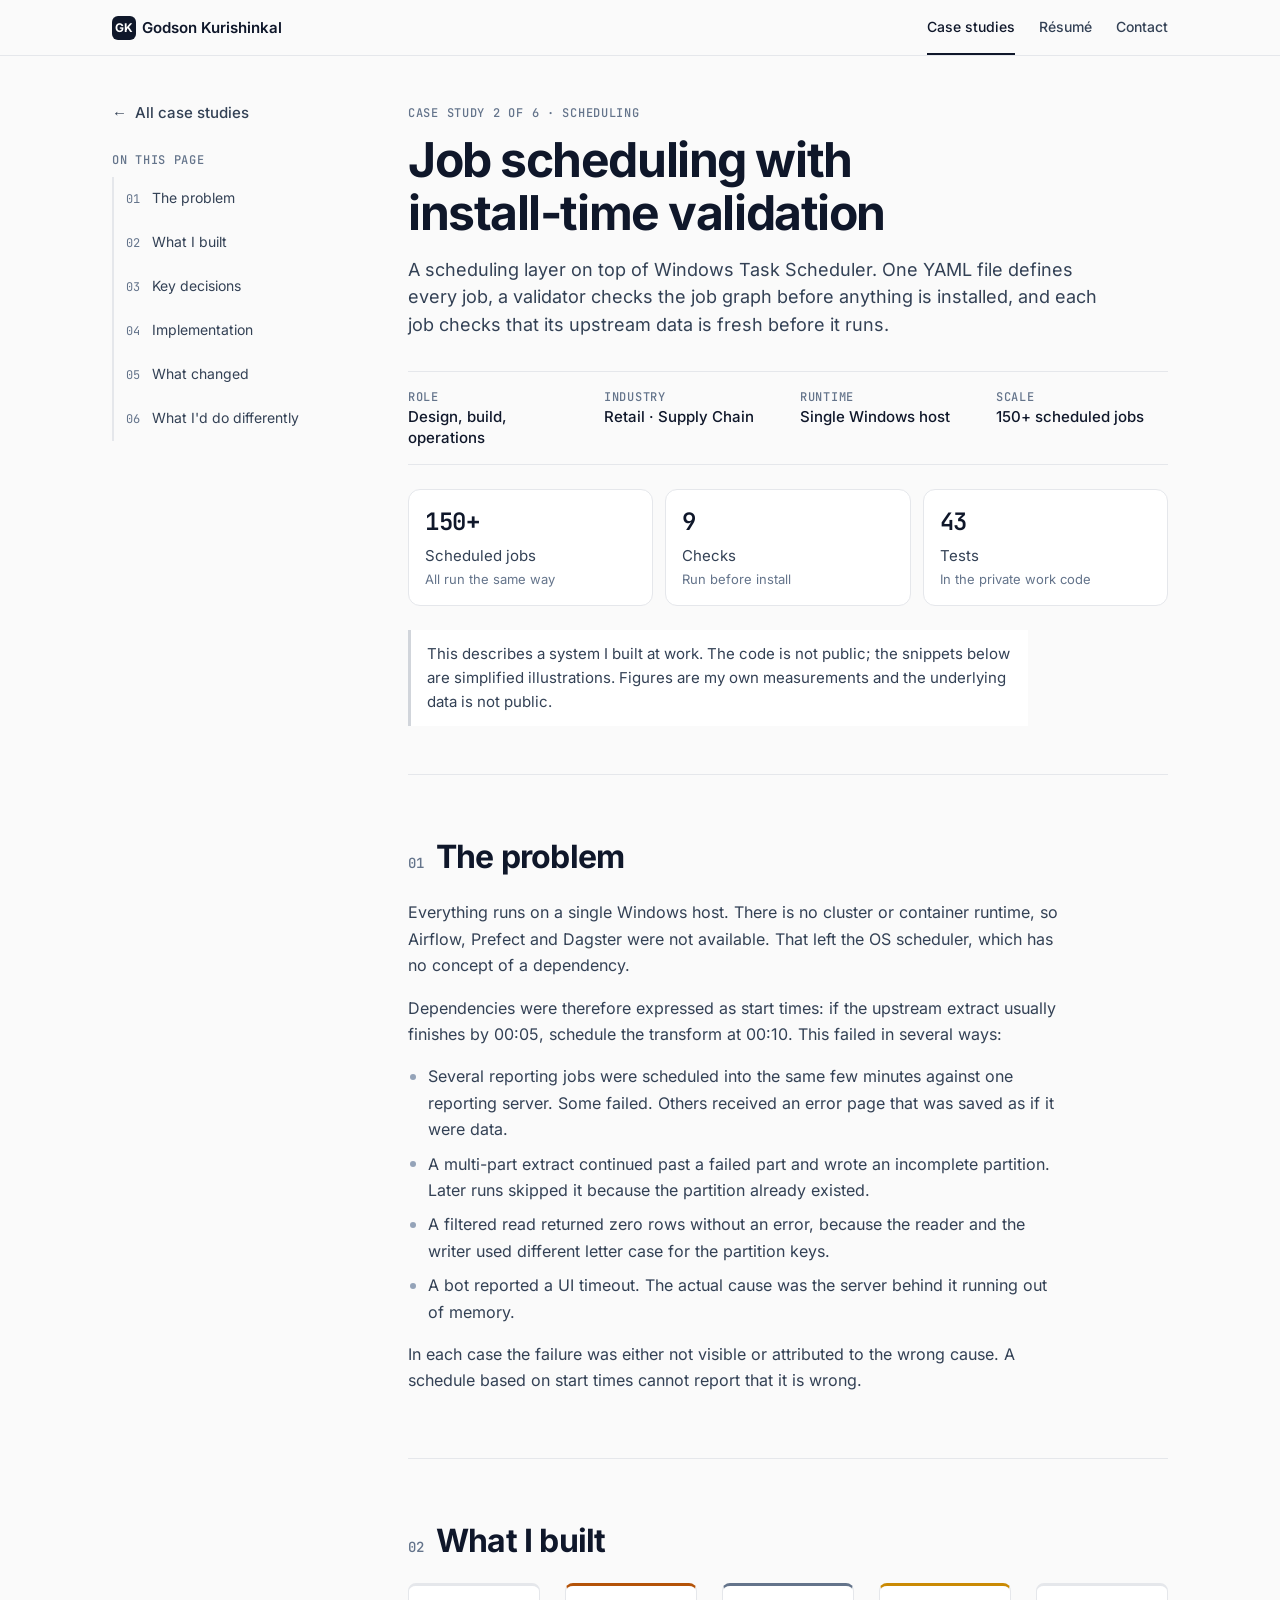
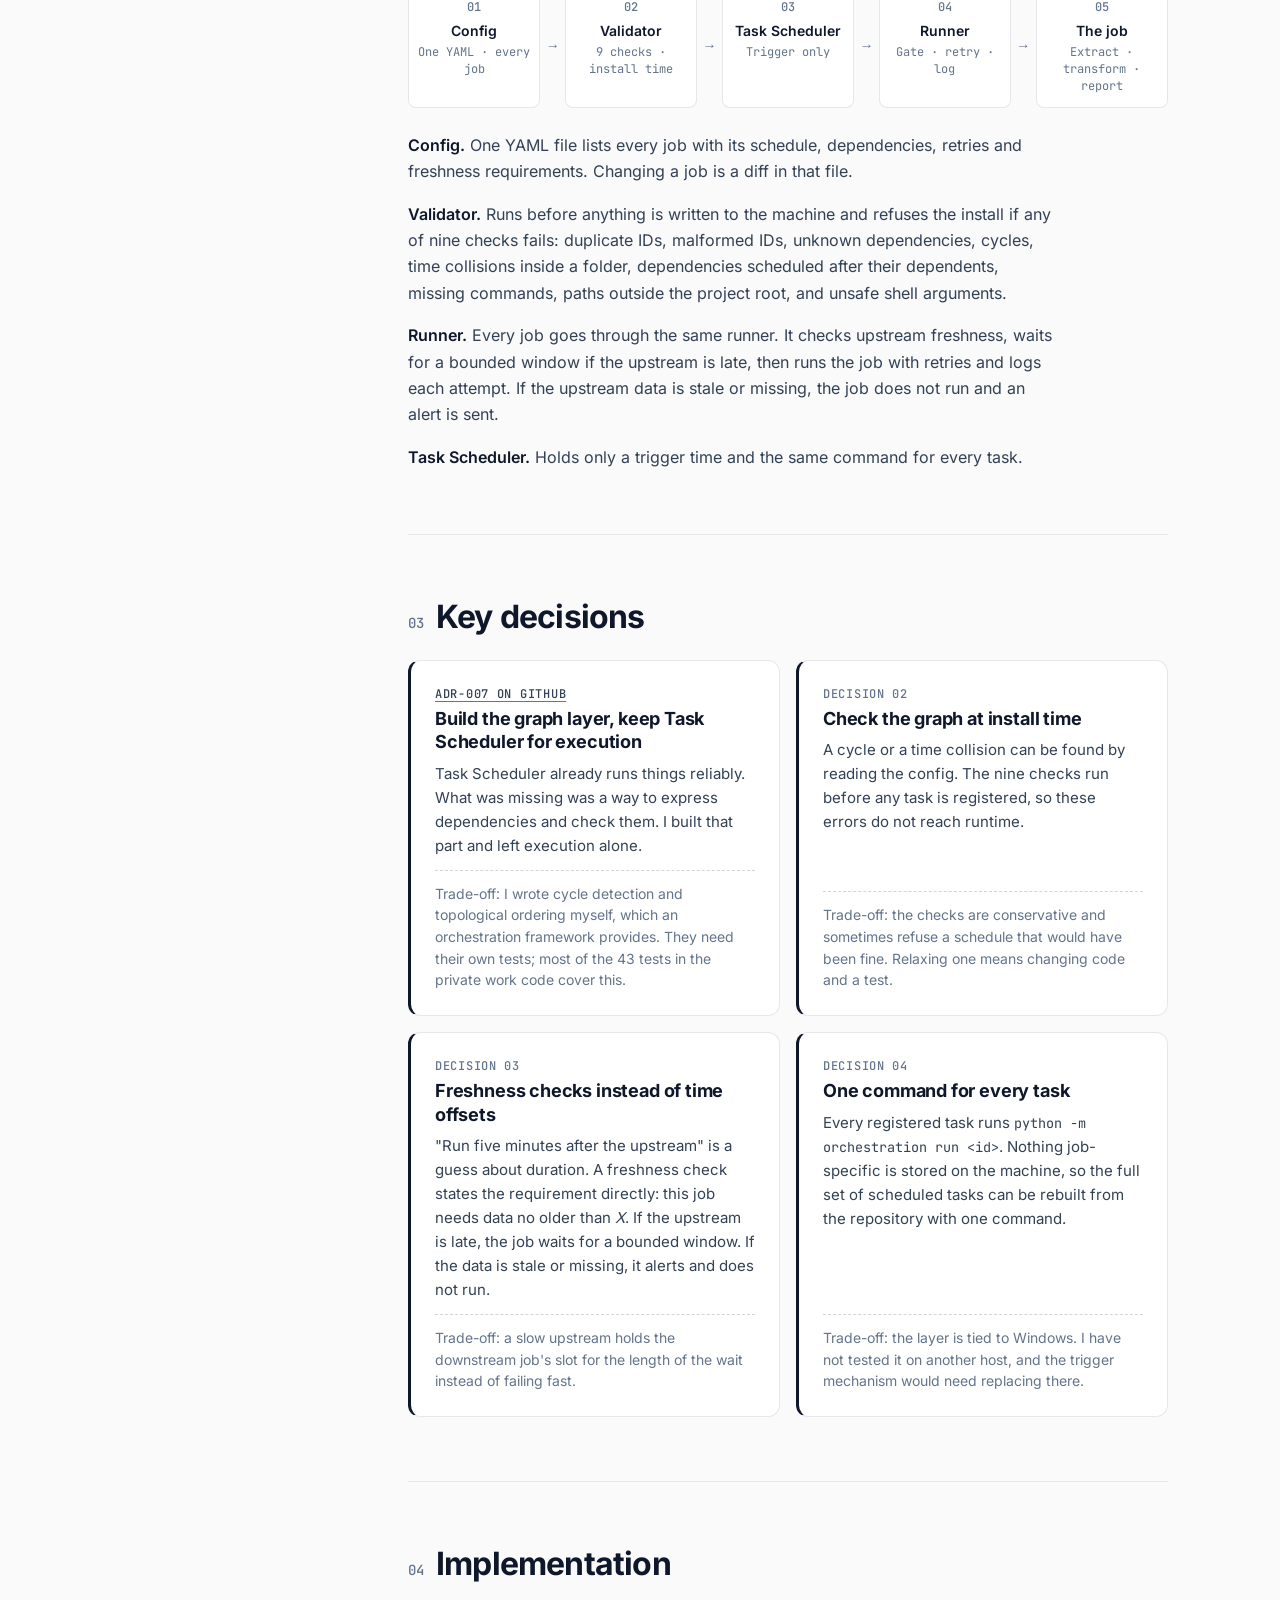
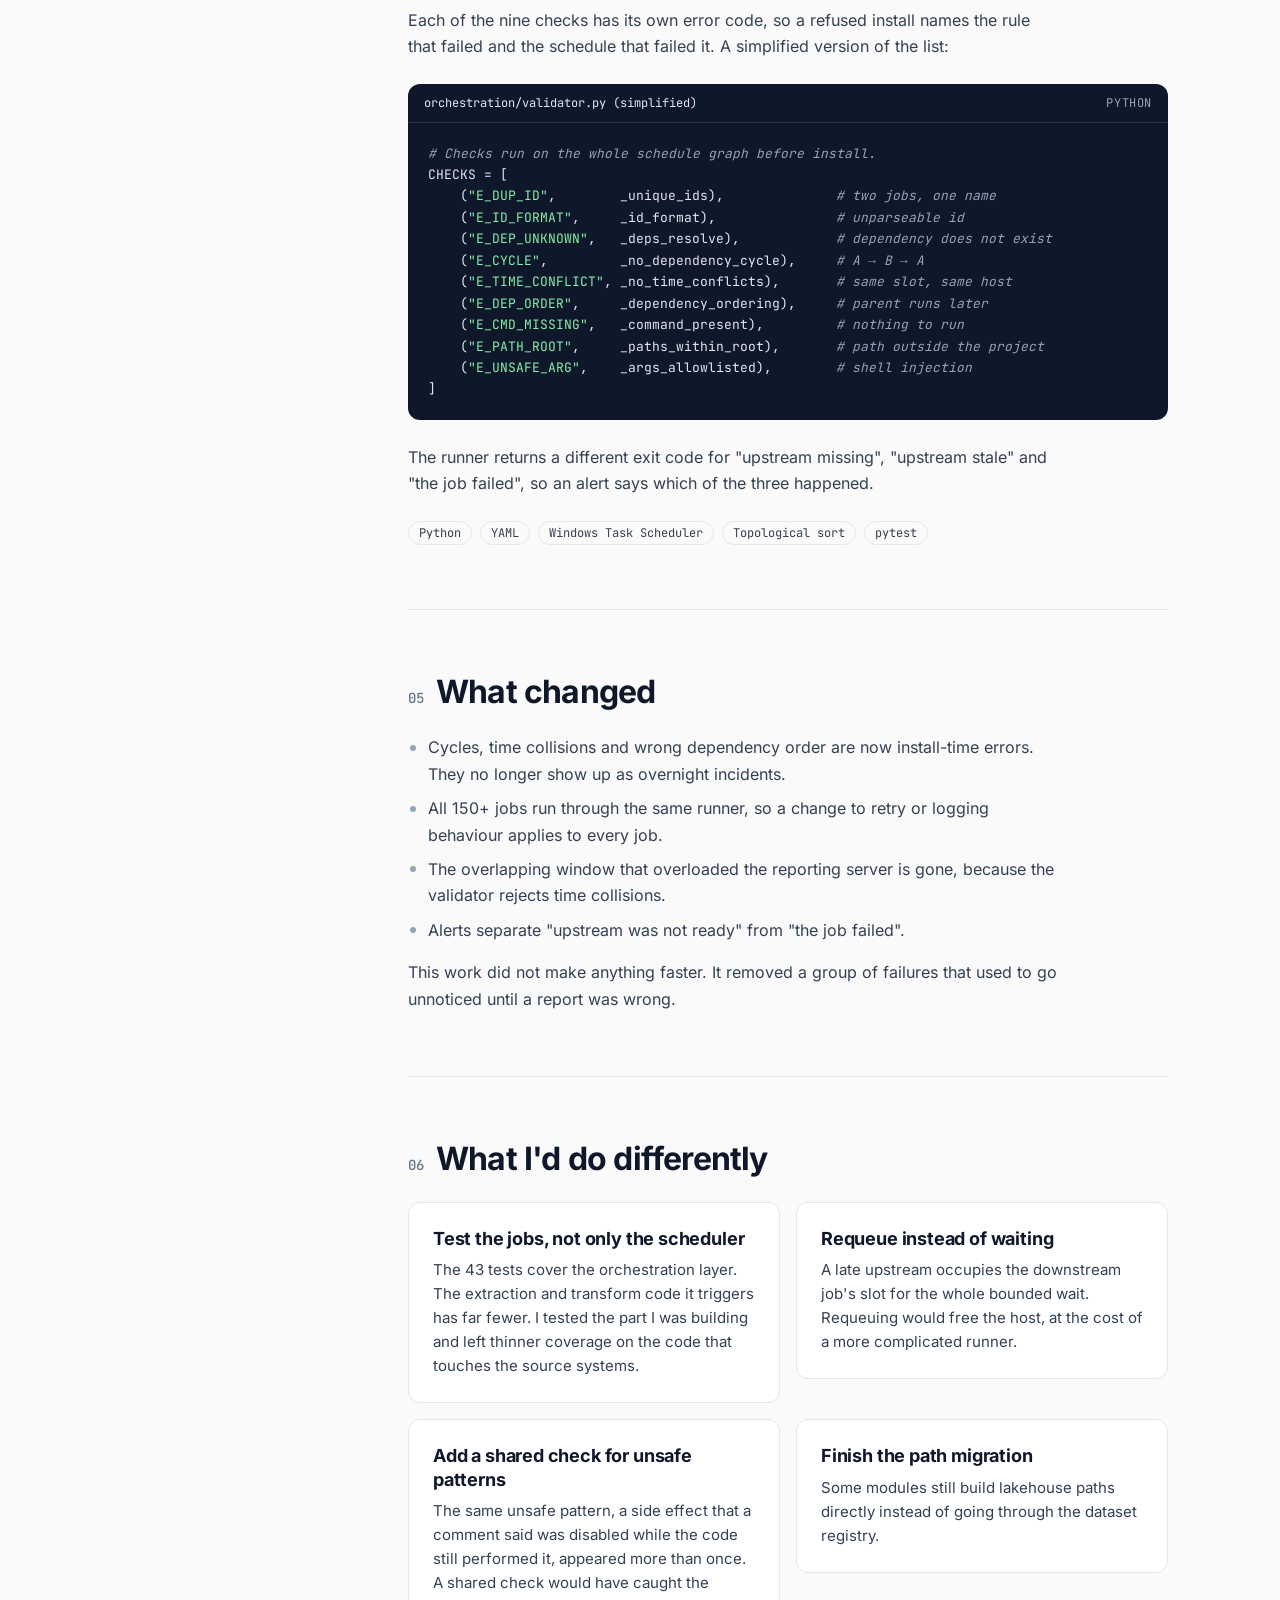
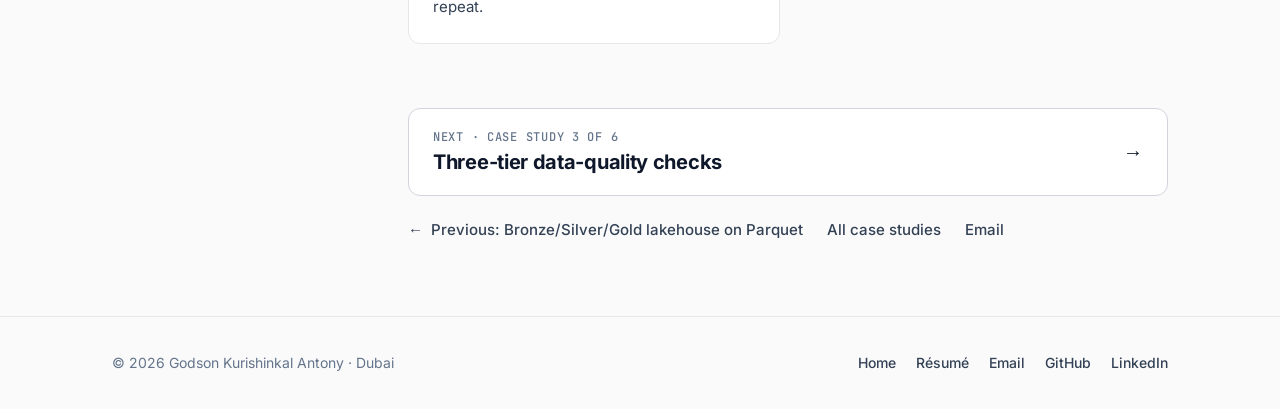
<file: projects/pipeline-orchestration.html>
<!DOCTYPE html>
<html lang="en">
<head>
    <meta charset="UTF-8">
    <meta name="viewport" content="width=device-width, initial-scale=1.0">
    <meta name="theme-color" content="#fafafa">

    <title>Job scheduling with install-time validation — Godson Kurishinkal</title>
    <meta name="description" content="Case study: a scheduling layer over Windows Task Scheduler that checks the whole job graph for cycles, time conflicts and dependency order before anything is installed.">
    <meta name="author" content="Godson Kurishinkal Antony">
    <link rel="canonical" href="https://godsonkurishinkal.github.io/portfolio/projects/pipeline-orchestration.html">

    <meta property="og:title" content="Job scheduling with install-time validation — Case Study">
    <meta property="og:description" content="A scheduling layer over Windows Task Scheduler: nine checks on the job graph before install, and freshness checks before each job runs.">
    <meta property="og:type" content="article">
    <meta property="og:url" content="https://godsonkurishinkal.github.io/portfolio/projects/pipeline-orchestration.html">
    <meta property="og:image" content="https://godsonkurishinkal.github.io/portfolio/assets/images/og-image.png">


    <link rel="icon" type="image/svg+xml" href="data:image/svg+xml;utf8,<svg xmlns='http://www.w3.org/2000/svg' viewBox='0 0 100 100'><rect width='100' height='100' rx='20' fill='%230f172a'/><text x='50' y='66' font-family='Inter,sans-serif' font-size='52' font-weight='700' text-anchor='middle' fill='%23ffffff'>GK</text></svg>">

    <link rel="stylesheet" href="../assets/css/tokens.css?v=6ff5aee7">
    <link rel="stylesheet" href="../assets/css/app.css?v=ebb3c138">
</head>
<body>
    <a href="#main" class="skip-link">Skip to content</a>
    <header class="site-header">
        <nav class="site-nav" aria-label="Primary">
            <a href="../index.html" class="nav-brand">
                <span class="nav-brand-mark" aria-hidden="true">GK</span>
                <span class="nav-brand-name">Godson<span class="nav-brand-name-last"> Kurishinkal</span></span>
            </a>
            <ul class="nav-links">
                <li><a href="../index.html#projects" aria-current="page">Case studies</a></li>
                <li><a href="../resume.html">Résumé</a></li>
                <li><a href="../index.html#contact">Contact</a></li>
            </ul>
        </nav>
    </header>

    <main id="main" class="case">
        <header class="case-header">
            <a href="../index.html#projects" class="back-link"><span aria-hidden="true">←</span> All case studies</a>
            <p class="case-category">Case study 2 of 6 · Scheduling</p>
            <h1 class="case-title">Job scheduling with install-time validation</h1>
            <p class="case-pitch">A scheduling layer on top of Windows Task Scheduler. One YAML file defines every job, a validator checks the job graph before anything is installed, and each job checks that its upstream data is fresh before it runs.</p>

            <dl class="case-meta">
                <div class="case-meta-item"><dt class="case-meta-label">Role</dt><dd class="case-meta-value">Design, build, operations</dd></div>
                <div class="case-meta-item"><dt class="case-meta-label">Industry</dt><dd class="case-meta-value">Retail · Supply Chain</dd></div>
                <div class="case-meta-item"><dt class="case-meta-label">Runtime</dt><dd class="case-meta-value">Single Windows host</dd></div>
                <div class="case-meta-item"><dt class="case-meta-label">Scale</dt><dd class="case-meta-value">150+ scheduled jobs</dd></div>
            </dl>

            <div class="kpi-grid">
                <div class="kpi">
                    <div class="kpi-value">150+</div>
                    <div class="kpi-label">Scheduled jobs</div>
                    <div class="kpi-detail">All run the same way</div>
                </div>
                <div class="kpi">
                    <div class="kpi-value">9</div>
                    <div class="kpi-label">Checks</div>
                    <div class="kpi-detail">Run before install</div>
                </div>
                <div class="kpi">
                    <div class="kpi-value">43</div>
                    <div class="kpi-label">Tests</div>
                    <div class="kpi-detail">In the private work code</div>
                </div>
            </div>

            <p class="case-note">This describes a system I built at work. The code is not public; the snippets below are simplified illustrations. Figures are my own measurements and the underlying data is not public.</p>
        </header>

        <nav class="toc" aria-label="On this page">
            <a href="../index.html#projects" class="back-link toc-back"><span aria-hidden="true">←</span> All case studies</a>
            <p class="toc-label">On this page</p>
            <ol>
                <li><a href="#the-problem">The problem</a></li>
                <li><a href="#the-system">What I built</a></li>
                <li><a href="#key-decisions">Key decisions</a></li>
                <li><a href="#implementation">Implementation</a></li>
                <li><a href="#what-changed">What changed</a></li>
                <li><a href="#what-id-do-differently">What I'd do differently</a></li>
            </ol>
        </nav>

        <div class="case-body">
            <section id="the-problem">
                <div class="sh"><span class="sh-num">01</span><h2 class="sh-title">The problem</h2></div>
                <div class="prose">
                    <p>Everything runs on a single Windows host. There is no cluster or container runtime, so Airflow, Prefect and Dagster were not available. That left the OS scheduler, which has no concept of a dependency.</p>
                    <p>Dependencies were therefore expressed as start times: if the upstream extract usually finishes by 00:05, schedule the transform at 00:10. This failed in several ways:</p>
                    <ul>
                        <li>Several reporting jobs were scheduled into the same few minutes against one reporting server. Some failed. Others received an error page that was saved as if it were data.</li>
                        <li>A multi-part extract continued past a failed part and wrote an incomplete partition. Later runs skipped it because the partition already existed.</li>
                        <li>A filtered read returned zero rows without an error, because the reader and the writer used different letter case for the partition keys.</li>
                        <li>A bot reported a UI timeout. The actual cause was the server behind it running out of memory.</li>
                    </ul>
                    <p>In each case the failure was either not visible or attributed to the wrong cause. A schedule based on start times cannot report that it is wrong.</p>
                </div>
            </section>

            <section id="the-system">
                <div class="sh"><span class="sh-num">02</span><h2 class="sh-title">What I built</h2></div>
                <div class="arch">
                    <div class="arch-row">
                        <div class="arch-node">
                            <div class="arch-node-num">01</div>
                            <div class="arch-node-label">Config</div>
                            <div class="arch-node-sub">One YAML · every job</div>
                        </div>
                        <span class="arch-arrow" aria-hidden="true">→</span>
                        <div class="arch-node bronze">
                            <div class="arch-node-num">02</div>
                            <div class="arch-node-label">Validator</div>
                            <div class="arch-node-sub">9 checks · install time</div>
                        </div>
                        <span class="arch-arrow" aria-hidden="true">→</span>
                        <div class="arch-node silver">
                            <div class="arch-node-num">03</div>
                            <div class="arch-node-label">Task Scheduler</div>
                            <div class="arch-node-sub">Trigger only</div>
                        </div>
                        <span class="arch-arrow" aria-hidden="true">→</span>
                        <div class="arch-node gold">
                            <div class="arch-node-num">04</div>
                            <div class="arch-node-label">Runner</div>
                            <div class="arch-node-sub">Gate · retry · log</div>
                        </div>
                        <span class="arch-arrow" aria-hidden="true">→</span>
                        <div class="arch-node">
                            <div class="arch-node-num">05</div>
                            <div class="arch-node-label">The job</div>
                            <div class="arch-node-sub">Extract · transform · report</div>
                        </div>
                    </div>
                </div>

                <div class="prose">
                    <p><strong>Config.</strong> One YAML file lists every job with its schedule, dependencies, retries and freshness requirements. Changing a job is a diff in that file.</p>
                    <p><strong>Validator.</strong> Runs before anything is written to the machine and refuses the install if any of nine checks fails: duplicate IDs, malformed IDs, unknown dependencies, cycles, time collisions inside a folder, dependencies scheduled after their dependents, missing commands, paths outside the project root, and unsafe shell arguments.</p>
                    <p><strong>Runner.</strong> Every job goes through the same runner. It checks upstream freshness, waits for a bounded window if the upstream is late, then runs the job with retries and logs each attempt. If the upstream data is stale or missing, the job does not run and an alert is sent.</p>
                    <p><strong>Task Scheduler.</strong> Holds only a trigger time and the same command for every task.</p>
                </div>
            </section>

            <section id="key-decisions">
                <div class="sh"><span class="sh-num">03</span><h2 class="sh-title">Key decisions</h2></div>
                <div class="decisions">
                    <div class="decision">
                        <p class="decision-tag"><a href="https://github.com/GodsonKurishinkal/portfolio/blob/main/enterprise-data-platform/docs/architecture-decisions/007-task-scheduler-orchestration.md" target="_blank" rel="noopener noreferrer">ADR-007 on GitHub</a></p>
                        <h3 class="decision-title">Build the graph layer, keep Task Scheduler for execution</h3>
                        <div class="decision-body">
                            <p>Task Scheduler already runs things reliably. What was missing was a way to express dependencies and check them. I built that part and left execution alone.</p>
                        </div>
                        <p class="decision-tradeoff">Trade-off: I wrote cycle detection and topological ordering myself, which an orchestration framework provides. They need their own tests; most of the 43 tests in the private work code cover this.</p>
                    </div>
                    <div class="decision">
                        <p class="decision-tag">Decision 02</p>
                        <h3 class="decision-title">Check the graph at install time</h3>
                        <div class="decision-body">
                            <p>A cycle or a time collision can be found by reading the config. The nine checks run before any task is registered, so these errors do not reach runtime.</p>
                        </div>
                        <p class="decision-tradeoff">Trade-off: the checks are conservative and sometimes refuse a schedule that would have been fine. Relaxing one means changing code and a test.</p>
                    </div>
                    <div class="decision">
                        <p class="decision-tag">Decision 03</p>
                        <h3 class="decision-title">Freshness checks instead of time offsets</h3>
                        <div class="decision-body">
                            <p>"Run five minutes after the upstream" is a guess about duration. A freshness check states the requirement directly: this job needs data no older than <em>X</em>. If the upstream is late, the job waits for a bounded window. If the data is stale or missing, it alerts and does not run.</p>
                        </div>
                        <p class="decision-tradeoff">Trade-off: a slow upstream holds the downstream job's slot for the length of the wait instead of failing fast.</p>
                    </div>
                    <div class="decision">
                        <p class="decision-tag">Decision 04</p>
                        <h3 class="decision-title">One command for every task</h3>
                        <div class="decision-body">
                            <p>Every registered task runs <code>python -m orchestration run &lt;id&gt;</code>. Nothing job-specific is stored on the machine, so the full set of scheduled tasks can be rebuilt from the repository with one command.</p>
                        </div>
                        <p class="decision-tradeoff">Trade-off: the layer is tied to Windows. I have not tested it on another host, and the trigger mechanism would need replacing there.</p>
                    </div>
                </div>
            </section>

            <section id="implementation">
                <div class="sh"><span class="sh-num">04</span><h2 class="sh-title">Implementation</h2></div>
                <div class="prose">
                    <p>Each of the nine checks has its own error code, so a refused install names the rule that failed and the schedule that failed it. A simplified version of the list:</p>
                </div>

                <div class="code">
                    <div class="code-head">
                        <span class="code-file">orchestration/validator.py (simplified)</span>
                        <span class="code-lang">Python</span>
                        <span class="code-scroll" aria-hidden="true">scroll →</span>
                    </div>
<!-- [html-validate-disable-next prefer-native-element -- a scrolling code block is a named, focusable region] -->
<pre tabindex="0" role="region" aria-label="orchestration/validator.py (simplified)"><span class="cm"># Checks run on the whole schedule graph before install.</span>
CHECKS = [
    (<span class="str">"E_DUP_ID"</span>,        _unique_ids),              <span class="cm"># two jobs, one name</span>
    (<span class="str">"E_ID_FORMAT"</span>,     _id_format),               <span class="cm"># unparseable id</span>
    (<span class="str">"E_DEP_UNKNOWN"</span>,   _deps_resolve),            <span class="cm"># dependency does not exist</span>
    (<span class="str">"E_CYCLE"</span>,         _no_dependency_cycle),     <span class="cm"># A → B → A</span>
    (<span class="str">"E_TIME_CONFLICT"</span>, _no_time_conflicts),       <span class="cm"># same slot, same host</span>
    (<span class="str">"E_DEP_ORDER"</span>,     _dependency_ordering),     <span class="cm"># parent runs later</span>
    (<span class="str">"E_CMD_MISSING"</span>,   _command_present),         <span class="cm"># nothing to run</span>
    (<span class="str">"E_PATH_ROOT"</span>,     _paths_within_root),       <span class="cm"># path outside the project</span>
    (<span class="str">"E_UNSAFE_ARG"</span>,    _args_allowlisted),        <span class="cm"># shell injection</span>
]
</pre>
                </div>

                <div class="prose">
                    <p>The runner returns a different exit code for "upstream missing", "upstream stale" and "the job failed", so an alert says which of the three happened.</p>
                </div>

                <div class="pills">
                    <span class="pill">Python</span>
                    <span class="pill">YAML</span>
                    <span class="pill">Windows Task Scheduler</span>
                    <span class="pill">Topological sort</span>
                    <span class="pill">pytest</span>
                </div>
            </section>

            <section id="what-changed">
                <div class="sh"><span class="sh-num">05</span><h2 class="sh-title">What changed</h2></div>
                <div class="prose">
                    <ul>
                        <li>Cycles, time collisions and wrong dependency order are now install-time errors. They no longer show up as overnight incidents.</li>
                        <li>All 150+ jobs run through the same runner, so a change to retry or logging behaviour applies to every job.</li>
                        <li>The overlapping window that overloaded the reporting server is gone, because the validator rejects time collisions.</li>
                        <li>Alerts separate "upstream was not ready" from "the job failed".</li>
                    </ul>
                    <p>This work did not make anything faster. It removed a group of failures that used to go unnoticed until a report was wrong.</p>
                </div>
            </section>

            <section id="what-id-do-differently">
                <div class="sh"><span class="sh-num">06</span><h2 class="sh-title">What I'd do differently</h2></div>
                <div class="reflection">
                    <div class="reflect-card">
                        <h3>Test the jobs, not only the scheduler</h3>
                        <p>The 43 tests cover the orchestration layer. The extraction and transform code it triggers has far fewer. I tested the part I was building and left thinner coverage on the code that touches the source systems.</p>
                    </div>
                    <div class="reflect-card">
                        <h3>Requeue instead of waiting</h3>
                        <p>A late upstream occupies the downstream job's slot for the whole bounded wait. Requeuing would free the host, at the cost of a more complicated runner.</p>
                    </div>
                    <div class="reflect-card">
                        <h3>Add a shared check for unsafe patterns</h3>
                        <p>The same unsafe pattern, a side effect that a comment said was disabled while the code still performed it, appeared more than once. A shared check would have caught the repeat.</p>
                    </div>
                    <div class="reflect-card">
                        <h3>Finish the path migration</h3>
                        <p>Some modules still build lakehouse paths directly instead of going through the dataset registry.</p>
                    </div>
                </div>
            </section>

            <nav class="pager" aria-label="Case studies">
                <a href="anomaly-detection.html" class="pager-next">
                    <span class="pager-text">
                        <span class="pager-label">Next · Case study 3 of 6</span>
                        <span class="pager-title">Three-tier data-quality checks</span>
                    </span>
                    <span class="pager-arrow" aria-hidden="true">→</span>
                </a>
                <ul class="pager-links">
                    <li><a href="medallion-lakehouse.html"><span aria-hidden="true">←</span> Previous: Bronze/Silver/Gold lakehouse on Parquet</a></li>
                    <li><a href="../index.html#projects">All case studies</a></li>
                    <li><a href="mailto:godson.kurishinkal@gmail.com">Email</a></li>
                </ul>
            </nav>
        </div>
    </main>

    <footer class="site-footer">
        <div class="footer-inner">
            <p>© 2026 Godson Kurishinkal Antony · Dubai</p>
            <ul class="footer-links">
                <li><a href="../index.html">Home</a></li>
                <li><a href="../resume.html">Résumé</a></li>
                <li><a href="mailto:godson.kurishinkal@gmail.com">Email</a></li>
                <li><a href="https://github.com/GodsonKurishinkal" target="_blank" rel="noopener noreferrer">GitHub</a></li>
                <li><a href="https://linkedin.com/in/godsonkurishinkal" target="_blank" rel="noopener noreferrer">LinkedIn</a></li>
            </ul>
        </div>
    </footer>

    <script>
        /* Contents rail: mark the section in view. The page works without it. */
        (function () {
            var links = document.querySelectorAll('.toc ol a[href^="#"]');
            if (!links.length || !('IntersectionObserver' in window)) return;
            var current = '';
            var hold = 0;
            function mark(id) {
                current = id;
                links.forEach(function (a) {
                    if (id && a.getAttribute('href') === '#' + id) a.setAttribute('aria-current', 'true');
                    else a.removeAttribute('aria-current');
                });
            }
            /* A clicked link stays marked until its own scroll has settled. */
            function pin() {
                clearTimeout(hold);
                hold = setTimeout(function () { hold = 0; }, 250);
            }
            /* Sections that enter the band while a click is pinned are noted,
               then applied on the reader's next scroll. */
            var seen = '';
            var pinned = false;
            var io = new IntersectionObserver(function (entries) {
                entries.forEach(function (entry) {
                    if (entry.isIntersecting) seen = entry.target.id;
                    else if (entry.target.id === seen) seen = '';
                });
                if (hold) return;
                entries.forEach(function (entry) {
                    if (entry.isIntersecting) mark(entry.target.id);
                    /* Left the marked section with no other in view: above the first or below the last. */
                    else if (entry.target.id === current) mark('');
                });
            }, { rootMargin: '-40% 0px -55% 0px' });
            window.addEventListener('scroll', function () {
                if (hold) pin();
                else if (pinned) { pinned = false; if (seen !== current) mark(seen); }
            }, { passive: true });
            links.forEach(function (a) {
                var section = document.getElementById(a.getAttribute('href').slice(1));
                if (!section) return;
                io.observe(section);
                a.addEventListener('click', function () { mark(section.id); pinned = true; pin(); });
            });
        })();
    </script>
</body>
</html>
</file>
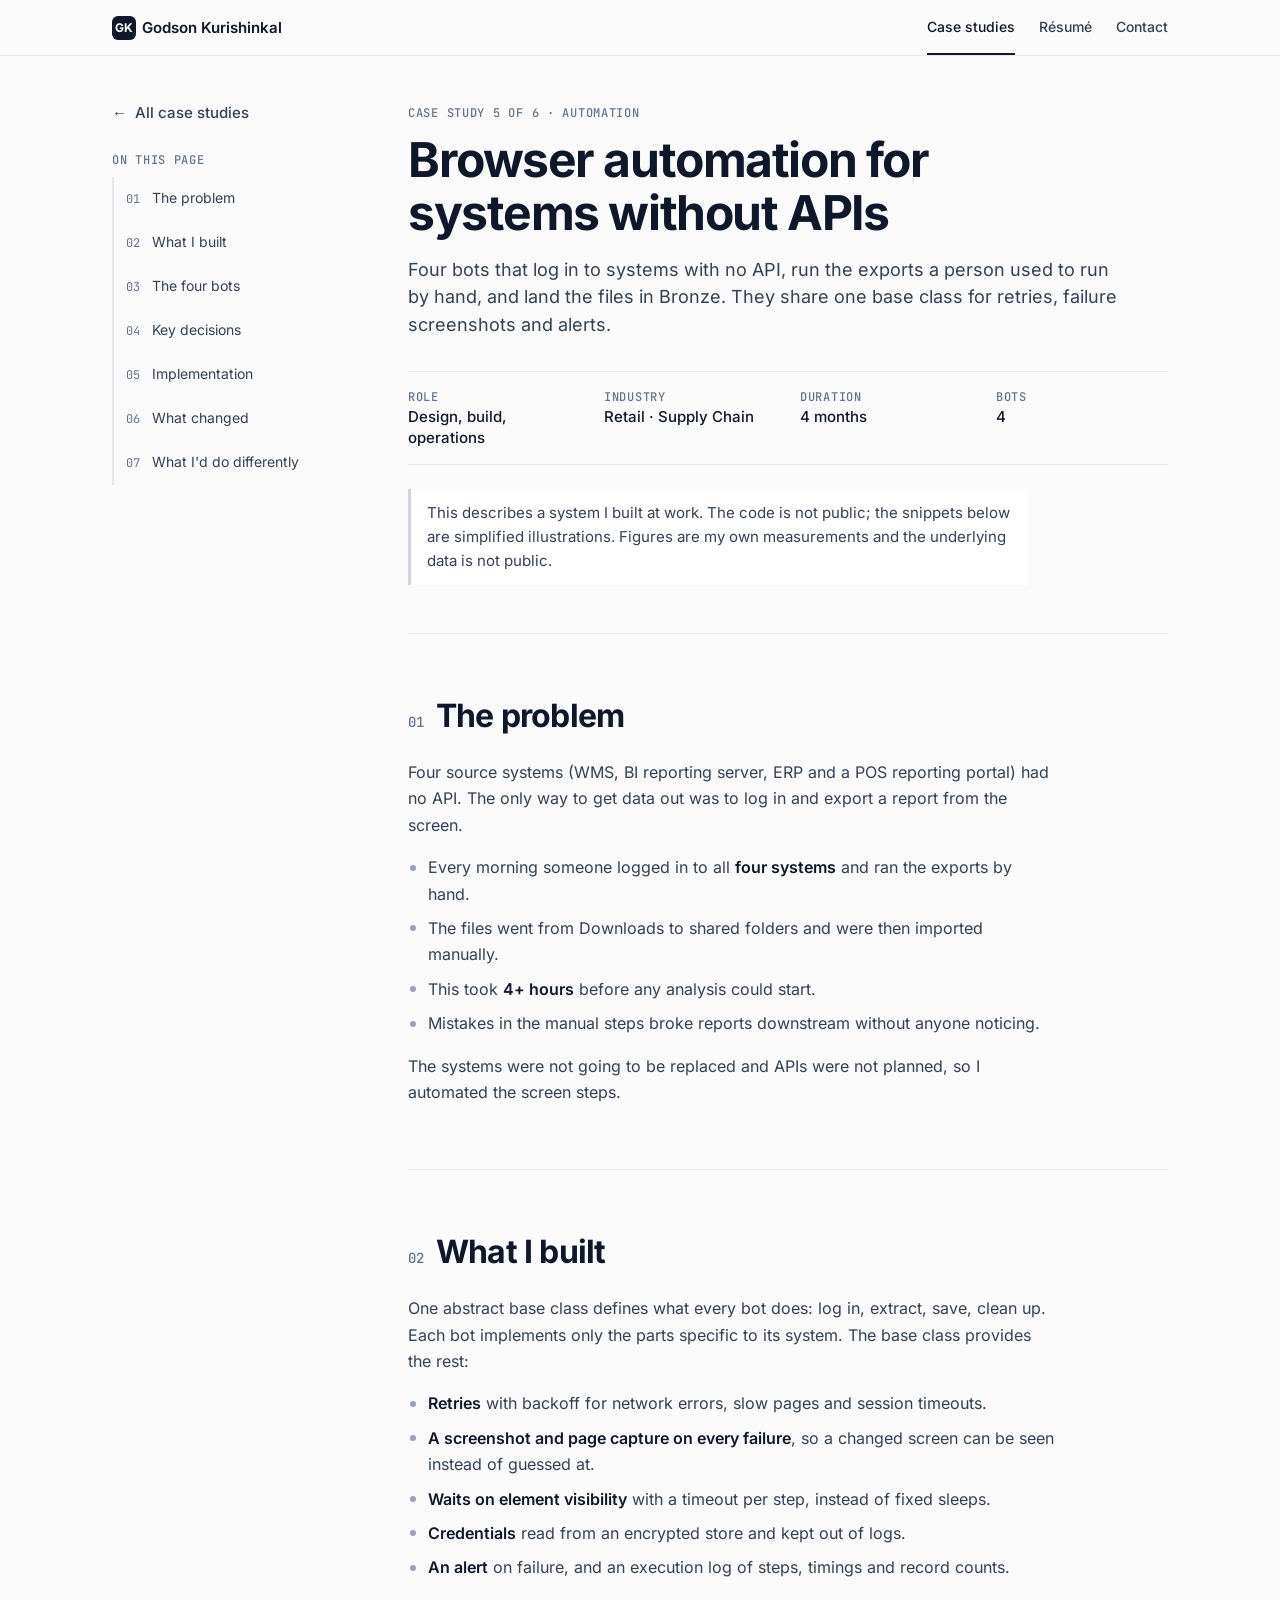
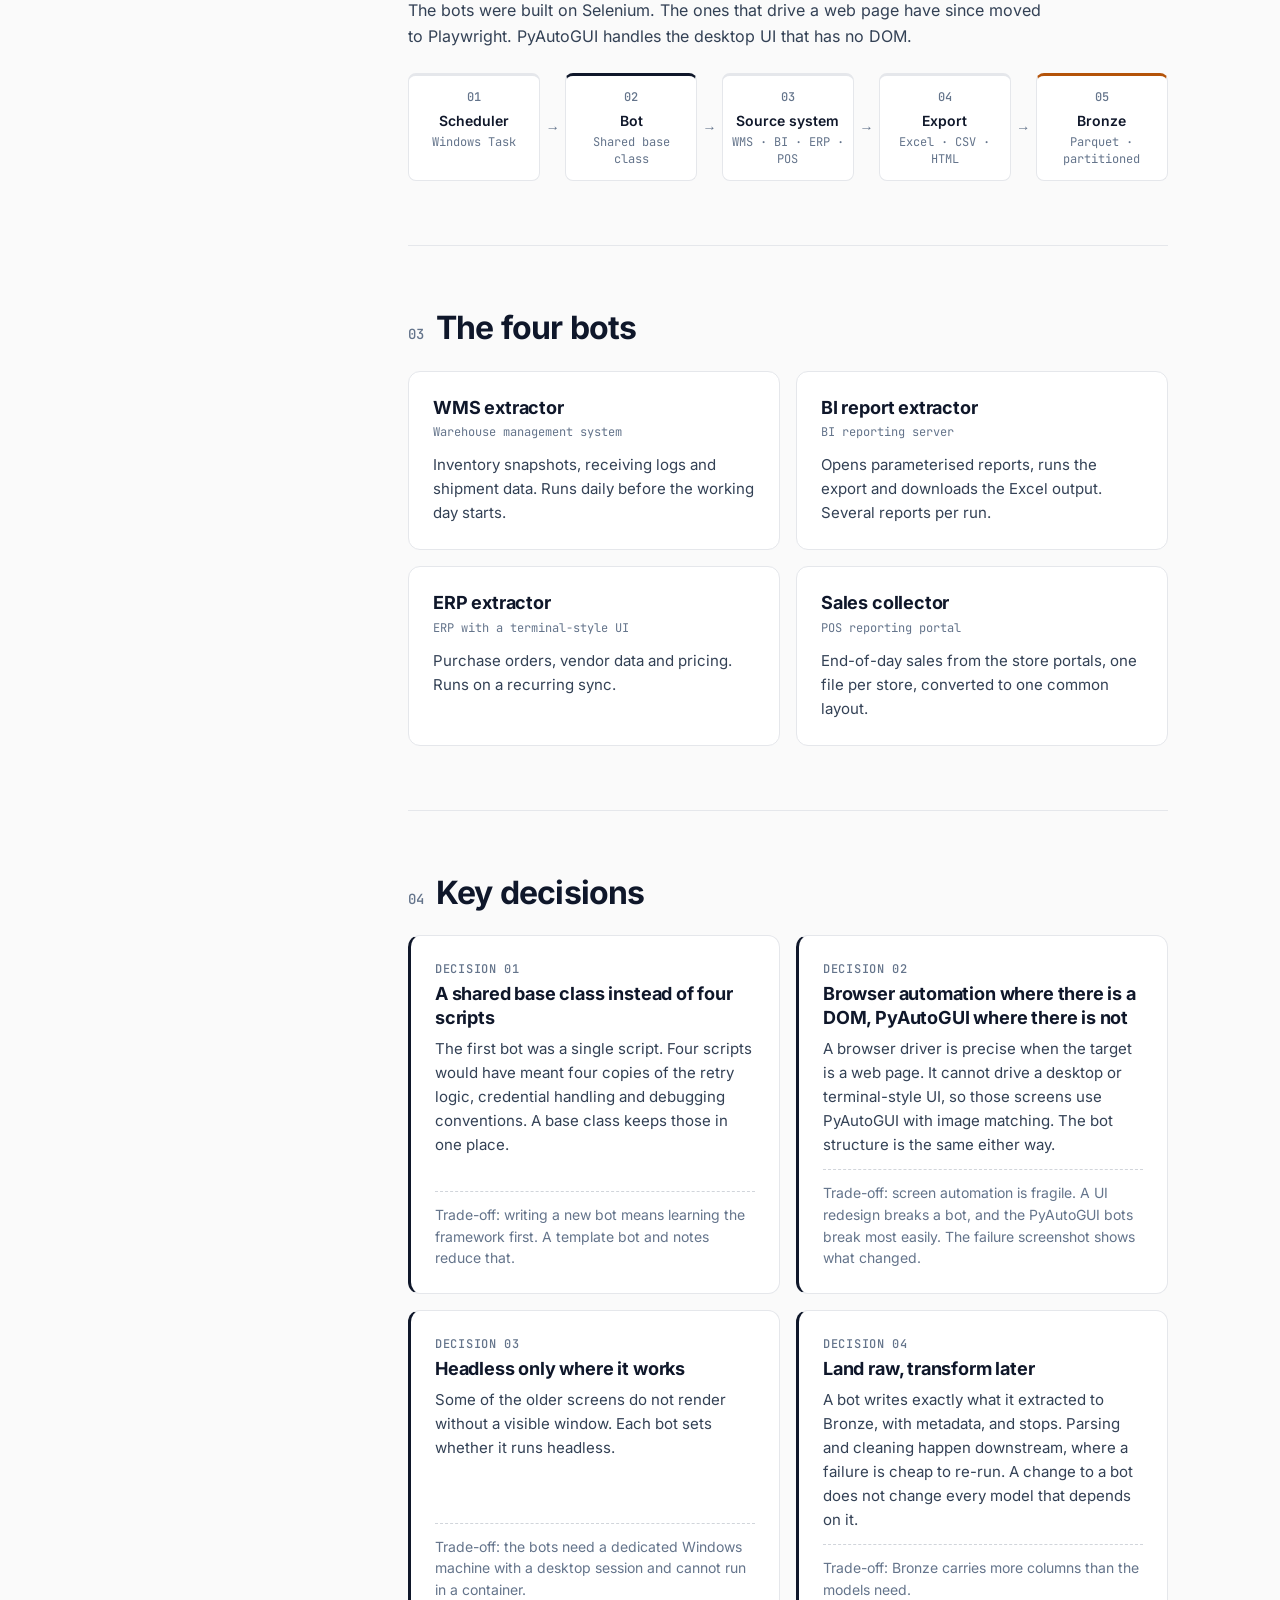
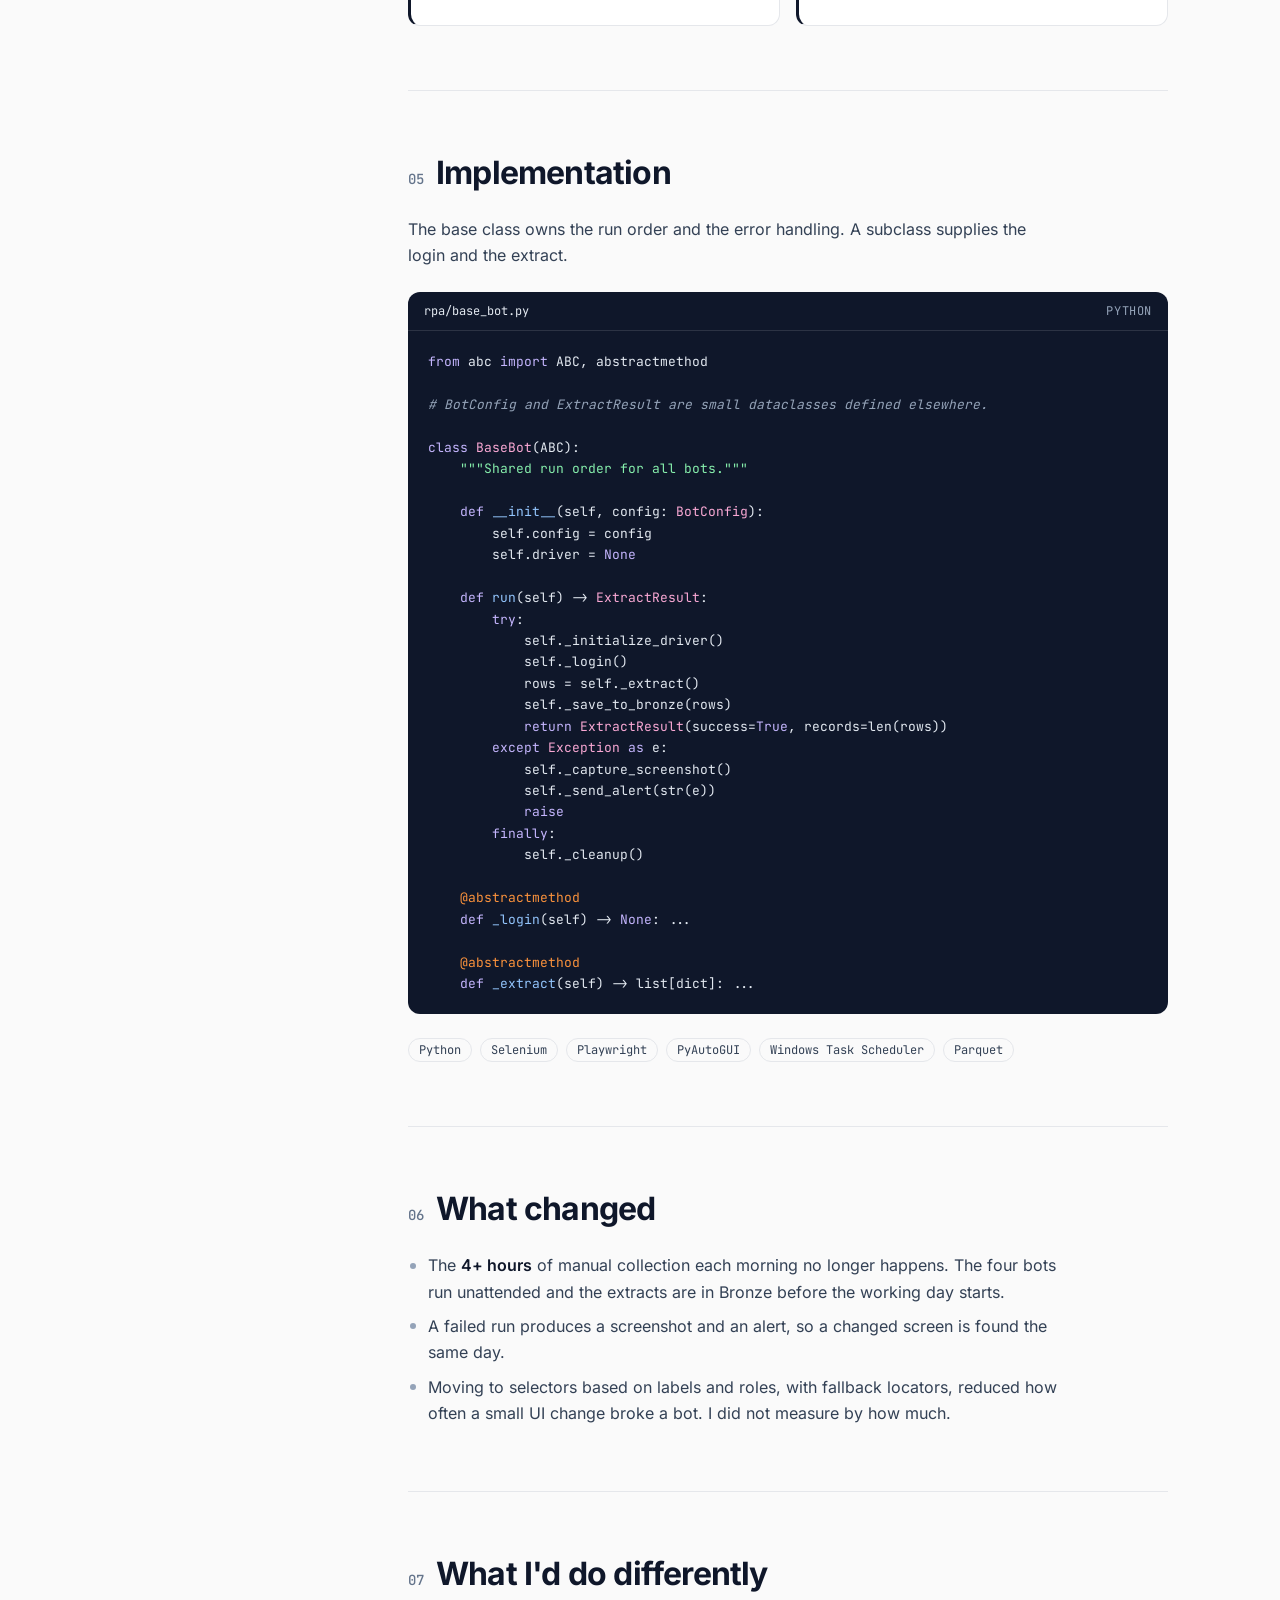
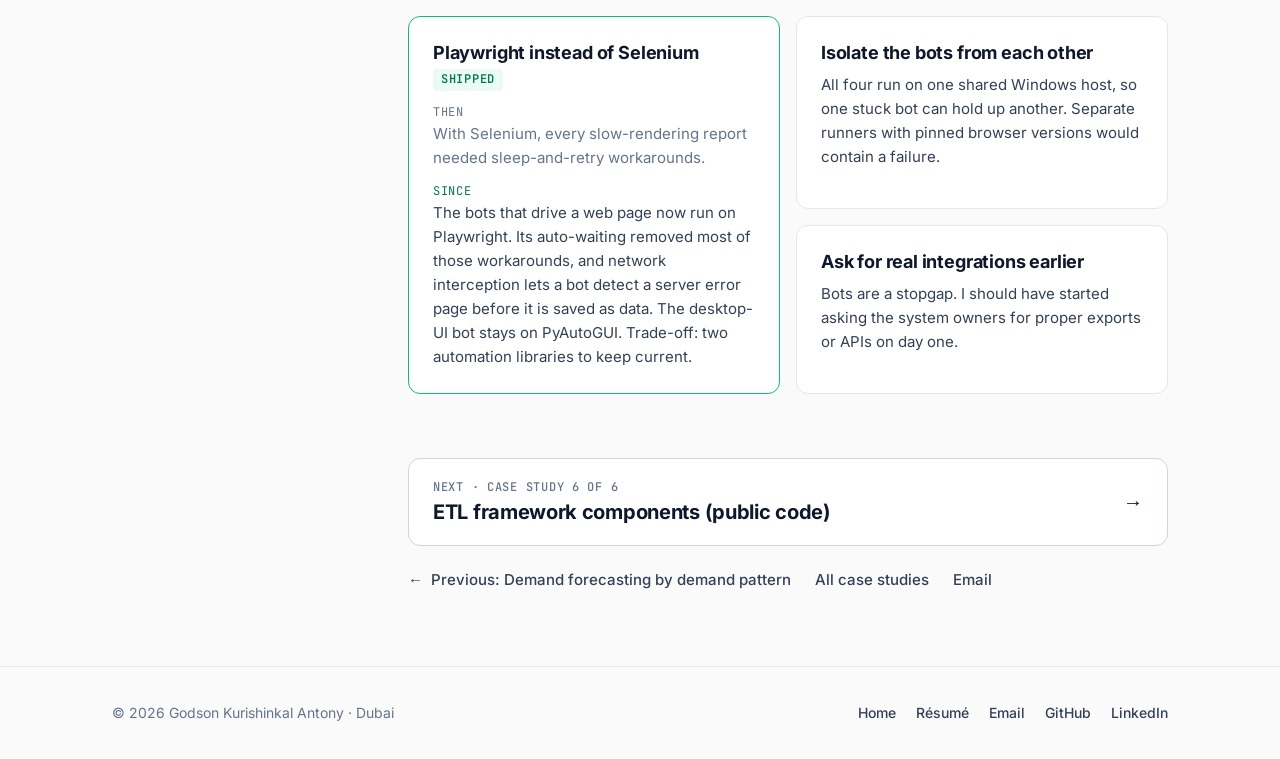
<file: projects/rpa-bot-framework.html>
<!DOCTYPE html>
<html lang="en">
<head>
    <meta charset="UTF-8">
    <meta name="viewport" content="width=device-width, initial-scale=1.0">
    <meta name="theme-color" content="#fafafa">

    <title>Browser automation for systems without APIs — Godson Kurishinkal</title>
    <meta name="description" content="Case study: four bots that export data from systems with no API and land it in Bronze, built on one shared base class with Selenium, Playwright and PyAutoGUI.">
    <meta name="author" content="Godson Kurishinkal Antony">
    <link rel="canonical" href="https://godsonkurishinkal.github.io/portfolio/projects/rpa-bot-framework.html">

    <meta property="og:title" content="Browser automation for systems without APIs — Case Study">
    <meta property="og:description" content="Four bots that export data from systems with no API and land it in Bronze, built on one shared base class.">
    <meta property="og:type" content="article">
    <meta property="og:url" content="https://godsonkurishinkal.github.io/portfolio/projects/rpa-bot-framework.html">
    <meta property="og:image" content="https://godsonkurishinkal.github.io/portfolio/assets/images/og-image.png">


    <link rel="icon" type="image/svg+xml" href="data:image/svg+xml;utf8,<svg xmlns='http://www.w3.org/2000/svg' viewBox='0 0 100 100'><rect width='100' height='100' rx='20' fill='%230f172a'/><text x='50' y='66' font-family='Inter,sans-serif' font-size='52' font-weight='700' text-anchor='middle' fill='%23ffffff'>GK</text></svg>">

    <link rel="stylesheet" href="../assets/css/tokens.css?v=6ff5aee7">
    <link rel="stylesheet" href="../assets/css/app.css?v=ebb3c138">
</head>
<body>
    <a href="#main" class="skip-link">Skip to content</a>
    <header class="site-header">
        <nav class="site-nav" aria-label="Primary">
            <a href="../index.html" class="nav-brand">
                <span class="nav-brand-mark" aria-hidden="true">GK</span>
                <span class="nav-brand-name">Godson<span class="nav-brand-name-last"> Kurishinkal</span></span>
            </a>
            <ul class="nav-links">
                <li><a href="../index.html#projects" aria-current="page">Case studies</a></li>
                <li><a href="../resume.html">Résumé</a></li>
                <li><a href="../index.html#contact">Contact</a></li>
            </ul>
        </nav>
    </header>

    <main id="main" class="case">
        <header class="case-header">
            <a href="../index.html#projects" class="back-link"><span aria-hidden="true">←</span> All case studies</a>
            <p class="case-category">Case study 5 of 6 · Automation</p>
            <h1 class="case-title">Browser automation for systems without APIs</h1>
            <p class="case-pitch">Four bots that log in to systems with no API, run the exports a person used to run by hand, and land the files in Bronze. They share one base class for retries, failure screenshots and alerts.</p>

            <dl class="case-meta">
                <div class="case-meta-item"><dt class="case-meta-label">Role</dt><dd class="case-meta-value">Design, build, operations</dd></div>
                <div class="case-meta-item"><dt class="case-meta-label">Industry</dt><dd class="case-meta-value">Retail · Supply Chain</dd></div>
                <div class="case-meta-item"><dt class="case-meta-label">Duration</dt><dd class="case-meta-value">4 months</dd></div>
                <div class="case-meta-item"><dt class="case-meta-label">Bots</dt><dd class="case-meta-value">4</dd></div>
            </dl>

            <p class="case-note">This describes a system I built at work. The code is not public; the snippets below are simplified illustrations. Figures are my own measurements and the underlying data is not public.</p>
        </header>

        <nav class="toc" aria-label="On this page">
            <a href="../index.html#projects" class="back-link toc-back"><span aria-hidden="true">←</span> All case studies</a>
            <p class="toc-label">On this page</p>
            <ol>
                <li><a href="#the-problem">The problem</a></li>
                <li><a href="#the-system">What I built</a></li>
                <li><a href="#bots-in-production">The four bots</a></li>
                <li><a href="#key-decisions">Key decisions</a></li>
                <li><a href="#implementation">Implementation</a></li>
                <li><a href="#what-changed">What changed</a></li>
                <li><a href="#what-id-do-differently">What I'd do differently</a></li>
            </ol>
        </nav>

        <div class="case-body">
            <section id="the-problem">
                <div class="sh"><span class="sh-num">01</span><h2 class="sh-title">The problem</h2></div>
                <div class="prose">
                    <p>Four source systems (WMS, BI reporting server, ERP and a POS reporting portal) had no API. The only way to get data out was to log in and export a report from the screen.</p>
                    <ul>
                        <li>Every morning someone logged in to all <strong>four systems</strong> and ran the exports by hand.</li>
                        <li>The files went from Downloads to shared folders and were then imported manually.</li>
                        <li>This took <strong>4+ hours</strong> before any analysis could start.</li>
                        <li>Mistakes in the manual steps broke reports downstream without anyone noticing.</li>
                    </ul>
                    <p>The systems were not going to be replaced and APIs were not planned, so I automated the screen steps.</p>
                </div>
            </section>

            <section id="the-system">
                <div class="sh"><span class="sh-num">02</span><h2 class="sh-title">What I built</h2></div>
                <div class="prose">
                    <p>One abstract base class defines what every bot does: log in, extract, save, clean up. Each bot implements only the parts specific to its system. The base class provides the rest:</p>
                    <ul>
                        <li><strong>Retries</strong> with backoff for network errors, slow pages and session timeouts.</li>
                        <li><strong>A screenshot and page capture on every failure</strong>, so a changed screen can be seen instead of guessed at.</li>
                        <li><strong>Waits on element visibility</strong> with a timeout per step, instead of fixed sleeps.</li>
                        <li><strong>Credentials</strong> read from an encrypted store and kept out of logs.</li>
                        <li><strong>An alert</strong> on failure, and an execution log of steps, timings and record counts.</li>
                    </ul>
                    <p>The bots were built on Selenium. The ones that drive a web page have since moved to Playwright. PyAutoGUI handles the desktop UI that has no DOM.</p>
                </div>

                <div class="arch">
                    <div class="arch-row">
                        <div class="arch-node">
                            <div class="arch-node-num">01</div>
                            <div class="arch-node-label">Scheduler</div>
                            <div class="arch-node-sub">Windows Task</div>
                        </div>
                        <span class="arch-arrow" aria-hidden="true">→</span>
                        <div class="arch-node highlight">
                            <div class="arch-node-num">02</div>
                            <div class="arch-node-label">Bot</div>
                            <div class="arch-node-sub">Shared base class</div>
                        </div>
                        <span class="arch-arrow" aria-hidden="true">→</span>
                        <div class="arch-node">
                            <div class="arch-node-num">03</div>
                            <div class="arch-node-label">Source system</div>
                            <div class="arch-node-sub">WMS · BI · ERP · POS</div>
                        </div>
                        <span class="arch-arrow" aria-hidden="true">→</span>
                        <div class="arch-node">
                            <div class="arch-node-num">04</div>
                            <div class="arch-node-label">Export</div>
                            <div class="arch-node-sub">Excel · CSV · HTML</div>
                        </div>
                        <span class="arch-arrow" aria-hidden="true">→</span>
                        <div class="arch-node bronze">
                            <div class="arch-node-num">05</div>
                            <div class="arch-node-label">Bronze</div>
                            <div class="arch-node-sub">Parquet · partitioned</div>
                        </div>
                    </div>
                </div>
            </section>

            <section id="bots-in-production">
                <div class="sh"><span class="sh-num">03</span><h2 class="sh-title">The four bots</h2></div>
                <div class="card-grid">
                    <div class="card">
                        <h3 class="card-title">WMS extractor</h3>
                        <div class="card-sub">Warehouse management system</div>
                        <div class="card-desc">Inventory snapshots, receiving logs and shipment data. Runs daily before the working day starts.</div>
                    </div>
                    <div class="card">
                        <h3 class="card-title">BI report extractor</h3>
                        <div class="card-sub">BI reporting server</div>
                        <div class="card-desc">Opens parameterised reports, runs the export and downloads the Excel output. Several reports per run.</div>
                    </div>
                    <div class="card">
                        <h3 class="card-title">ERP extractor</h3>
                        <div class="card-sub">ERP with a terminal-style UI</div>
                        <div class="card-desc">Purchase orders, vendor data and pricing. Runs on a recurring sync.</div>
                    </div>
                    <div class="card">
                        <h3 class="card-title">Sales collector</h3>
                        <div class="card-sub">POS reporting portal</div>
                        <div class="card-desc">End-of-day sales from the store portals, one file per store, converted to one common layout.</div>
                    </div>
                </div>
            </section>

            <section id="key-decisions">
                <div class="sh"><span class="sh-num">04</span><h2 class="sh-title">Key decisions</h2></div>
                <div class="decisions">
                    <div class="decision">
                        <p class="decision-tag">Decision 01</p>
                        <h3 class="decision-title">A shared base class instead of four scripts</h3>
                        <div class="decision-body">
                            <p>The first bot was a single script. Four scripts would have meant four copies of the retry logic, credential handling and debugging conventions. A base class keeps those in one place.</p>
                        </div>
                        <p class="decision-tradeoff">Trade-off: writing a new bot means learning the framework first. A template bot and notes reduce that.</p>
                    </div>
                    <div class="decision">
                        <p class="decision-tag">Decision 02</p>
                        <h3 class="decision-title">Browser automation where there is a DOM, PyAutoGUI where there is not</h3>
                        <div class="decision-body">
                            <p>A browser driver is precise when the target is a web page. It cannot drive a desktop or terminal-style UI, so those screens use PyAutoGUI with image matching. The bot structure is the same either way.</p>
                        </div>
                        <p class="decision-tradeoff">Trade-off: screen automation is fragile. A UI redesign breaks a bot, and the PyAutoGUI bots break most easily. The failure screenshot shows what changed.</p>
                    </div>
                    <div class="decision">
                        <p class="decision-tag">Decision 03</p>
                        <h3 class="decision-title">Headless only where it works</h3>
                        <div class="decision-body">
                            <p>Some of the older screens do not render without a visible window. Each bot sets whether it runs headless.</p>
                        </div>
                        <p class="decision-tradeoff">Trade-off: the bots need a dedicated Windows machine with a desktop session and cannot run in a container.</p>
                    </div>
                    <div class="decision">
                        <p class="decision-tag">Decision 04</p>
                        <h3 class="decision-title">Land raw, transform later</h3>
                        <div class="decision-body">
                            <p>A bot writes exactly what it extracted to Bronze, with metadata, and stops. Parsing and cleaning happen downstream, where a failure is cheap to re-run. A change to a bot does not change every model that depends on it.</p>
                        </div>
                        <p class="decision-tradeoff">Trade-off: Bronze carries more columns than the models need.</p>
                    </div>
                </div>
            </section>

            <section id="implementation">
                <div class="sh"><span class="sh-num">05</span><h2 class="sh-title">Implementation</h2></div>
                <div class="prose">
                    <p>The base class owns the run order and the error handling. A subclass supplies the login and the extract.</p>
                </div>

                <div class="code">
                    <div class="code-head">
                        <span class="code-file">rpa/base_bot.py</span>
                        <span class="code-lang">Python</span>
                    <span class="code-scroll" aria-hidden="true">scroll →</span>
                    </div>
<!-- [html-validate-disable-next prefer-native-element -- a scrolling code block is a named, focusable region] -->
<pre tabindex="0" role="region" aria-label="rpa/base_bot.py"><span class="kw">from</span> abc <span class="kw">import</span> ABC, abstractmethod

<span class="cm"># BotConfig and ExtractResult are small dataclasses defined elsewhere.</span>

<span class="kw">class</span> <span class="cls">BaseBot</span>(ABC):
    <span class="str">"""Shared run order for all bots."""</span>

    <span class="kw">def</span> <span class="fn">__init__</span>(self, config: <span class="cls">BotConfig</span>):
        self.config = config
        self.driver = <span class="kw">None</span>

    <span class="kw">def</span> <span class="fn">run</span>(self) -&gt; <span class="cls">ExtractResult</span>:
        <span class="kw">try</span>:
            self._initialize_driver()
            self._login()
            rows = self._extract()
            self._save_to_bronze(rows)
            <span class="kw">return</span> <span class="cls">ExtractResult</span>(success=<span class="kw">True</span>, records=len(rows))
        <span class="kw">except</span> <span class="cls">Exception</span> <span class="kw">as</span> e:
            self._capture_screenshot()
            self._send_alert(str(e))
            <span class="kw">raise</span>
        <span class="kw">finally</span>:
            self._cleanup()

    <span class="dec">@abstractmethod</span>
    <span class="kw">def</span> <span class="fn">_login</span>(self) -&gt; <span class="kw">None</span>: ...

    <span class="dec">@abstractmethod</span>
    <span class="kw">def</span> <span class="fn">_extract</span>(self) -&gt; list[dict]: ...</pre>
                </div>

                <div class="pills">
                    <span class="pill">Python</span>
                    <span class="pill">Selenium</span>
                    <span class="pill">Playwright</span>
                    <span class="pill">PyAutoGUI</span>
                    <span class="pill">Windows Task Scheduler</span>
                    <span class="pill">Parquet</span>
                </div>
            </section>

            <section id="what-changed">
                <div class="sh"><span class="sh-num">06</span><h2 class="sh-title">What changed</h2></div>
                <div class="prose">
                    <ul>
                        <li>The <strong>4+ hours</strong> of manual collection each morning no longer happens. The four bots run unattended and the extracts are in Bronze before the working day starts.</li>
                        <li>A failed run produces a screenshot and an alert, so a changed screen is found the same day.</li>
                        <li>Moving to selectors based on labels and roles, with fallback locators, reduced how often a small UI change broke a bot. I did not measure by how much.</li>
                    </ul>
                </div>
            </section>

            <section id="what-id-do-differently">
                <div class="sh"><span class="sh-num">07</span><h2 class="sh-title">What I'd do differently</h2></div>
                <div class="reflection">
                    <div class="reflect-card shipped">
                        <div class="reflect-card-head"><h3>Playwright instead of Selenium</h3><span class="shipped-chip">Shipped</span></div>
                        <span class="reflect-then">With Selenium, every slow-rendering report needed sleep-and-retry workarounds.</span>
                        <p class="reflect-now">The bots that drive a web page now run on Playwright. Its auto-waiting removed most of those workarounds, and network interception lets a bot detect a server error page before it is saved as data. The desktop-UI bot stays on PyAutoGUI. Trade-off: two automation libraries to keep current.</p>
                    </div>
                    <div class="reflect-card">
                        <h3>Isolate the bots from each other</h3>
                        <p>All four run on one shared Windows host, so one stuck bot can hold up another. Separate runners with pinned browser versions would contain a failure.</p>
                    </div>
                    <div class="reflect-card">
                        <h3>Ask for real integrations earlier</h3>
                        <p>Bots are a stopgap. I should have started asking the system owners for proper exports or APIs on day one.</p>
                    </div>
                </div>
            </section>

            <nav class="pager" aria-label="Case studies">
                <a href="../enterprise-data-platform/" class="pager-next">
                    <span class="pager-text">
                        <span class="pager-label">Next · Case study 6 of 6</span>
                        <span class="pager-title">ETL framework components (public code)</span>
                    </span>
                    <span class="pager-arrow" aria-hidden="true">→</span>
                </a>
                <ul class="pager-links">
                    <li><a href="demand-forecasting.html"><span aria-hidden="true">←</span> Previous: Demand forecasting by demand pattern</a></li>
                    <li><a href="../index.html#projects">All case studies</a></li>
                    <li><a href="mailto:godson.kurishinkal@gmail.com">Email</a></li>
                </ul>
            </nav>
        </div>
    </main>

    <footer class="site-footer">
        <div class="footer-inner">
            <p>© 2026 Godson Kurishinkal Antony · Dubai</p>
            <ul class="footer-links">
                <li><a href="../index.html">Home</a></li>
                <li><a href="../resume.html">Résumé</a></li>
                <li><a href="mailto:godson.kurishinkal@gmail.com">Email</a></li>
                <li><a href="https://github.com/GodsonKurishinkal" target="_blank" rel="noopener noreferrer">GitHub</a></li>
                <li><a href="https://linkedin.com/in/godsonkurishinkal" target="_blank" rel="noopener noreferrer">LinkedIn</a></li>
            </ul>
        </div>
    </footer>

    <script>
        /* Contents rail: mark the section in view. The page works without it. */
        (function () {
            var links = document.querySelectorAll('.toc ol a[href^="#"]');
            if (!links.length || !('IntersectionObserver' in window)) return;
            var current = '';
            var hold = 0;
            function mark(id) {
                current = id;
                links.forEach(function (a) {
                    if (id && a.getAttribute('href') === '#' + id) a.setAttribute('aria-current', 'true');
                    else a.removeAttribute('aria-current');
                });
            }
            /* A clicked link stays marked until its own scroll has settled. */
            function pin() {
                clearTimeout(hold);
                hold = setTimeout(function () { hold = 0; }, 250);
            }
            /* Sections that enter the band while a click is pinned are noted,
               then applied on the reader's next scroll. */
            var seen = '';
            var pinned = false;
            var io = new IntersectionObserver(function (entries) {
                entries.forEach(function (entry) {
                    if (entry.isIntersecting) seen = entry.target.id;
                    else if (entry.target.id === seen) seen = '';
                });
                if (hold) return;
                entries.forEach(function (entry) {
                    if (entry.isIntersecting) mark(entry.target.id);
                    /* Left the marked section with no other in view: above the first or below the last. */
                    else if (entry.target.id === current) mark('');
                });
            }, { rootMargin: '-40% 0px -55% 0px' });
            window.addEventListener('scroll', function () {
                if (hold) pin();
                else if (pinned) { pinned = false; if (seen !== current) mark(seen); }
            }, { passive: true });
            links.forEach(function (a) {
                var section = document.getElementById(a.getAttribute('href').slice(1));
                if (!section) return;
                io.observe(section);
                a.addEventListener('click', function () { mark(section.id); pinned = true; pin(); });
            });
        })();
    </script>
</body>
</html>
</file>
<file: assets/css/tokens.css>
/* ================================================================
   Design tokens — single source of truth
   Linked before assets/css/app.css on every page, résumé included.
   Change a colour here, not in two places.
   ================================================================ */

/* Fonts are served from this site (assets/fonts). Licences: assets/fonts/LICENSES.md */
@font-face {
    font-family: 'Inter';
    font-style: normal;
    font-weight: 400 700;
    font-display: swap;
    src: url('../fonts/inter-latin-ext.woff2') format('woff2');
    unicode-range: U+0100-02BA, U+02BD-02C5, U+02C7-02CC, U+02CE-02D7, U+02DD-02FF, U+0304, U+0308, U+0329, U+1D00-1DBF, U+1E00-1E9F, U+1EF2-1EFF, U+2020, U+20A0-20AB, U+20AD-20C4, U+2113, U+2C60-2C7F, U+A720-A7FF;
}
@font-face {
    font-family: 'Inter';
    font-style: normal;
    font-weight: 400 700;
    font-display: swap;
    src: url('../fonts/inter-latin.woff2') format('woff2');
    unicode-range: U+0000-00FF, U+0131, U+0152-0153, U+02BB-02BC, U+02C6, U+02DA, U+02DC, U+0304, U+0308, U+0329, U+2000-206F, U+20AC, U+2122, U+2191, U+2193, U+2212, U+2215, U+FEFF, U+FFFD;
}
@font-face {
    font-family: 'JetBrains Mono';
    font-style: normal;
    font-weight: 400 600;
    font-display: swap;
    src: url('../fonts/jetbrains-mono-latin-ext.woff2') format('woff2');
    unicode-range: U+0100-02BA, U+02BD-02C5, U+02C7-02CC, U+02CE-02D7, U+02DD-02FF, U+0304, U+0308, U+0329, U+1D00-1DBF, U+1E00-1E9F, U+1EF2-1EFF, U+2020, U+20A0-20AB, U+20AD-20C4, U+2113, U+2C60-2C7F, U+A720-A7FF;
}
@font-face {
    font-family: 'JetBrains Mono';
    font-style: normal;
    font-weight: 400 600;
    font-display: swap;
    src: url('../fonts/jetbrains-mono-latin.woff2') format('woff2');
    unicode-range: U+0000-00FF, U+0131, U+0152-0153, U+02BB-02BC, U+02C6, U+02DA, U+02DC, U+0304, U+0308, U+0329, U+2000-206F, U+20AC, U+2122, U+2191, U+2193, U+2212, U+2215, U+FEFF, U+FFFD;
}

:root {
    /* Surfaces */
    --bg:         #fafafa;
    --bg-card:    #ffffff;
    --bg-code:    #0f172a;

    /* Ink and text. --text-4 is for rules and dots only, never for text. */
    --ink:        #0f172a;
    --ink-2:      #1e293b;
    --text-2:     #334155;
    --text-3:     #64748b;
    --text-4:     #94a3b8;

    /* Lines */
    --border:     #e5e7eb;
    --border-2:   #d1d5db;

    /* Status */
    --live:       #10b981;   /* rules and borders */
    --live-text:  #047857;   /* status text */
    --live-bg:    rgba(16, 185, 129, 0.08);

    /* Type */
    --font-sans:  'Inter', -apple-system, BlinkMacSystemFont, sans-serif;
    --font-mono:  'JetBrains Mono', 'Fira Code', monospace;

    /* Spacing */
    --s1: 4px;
    --s2: 8px;
    --s3: 12px;
    --s4: 16px;
    --s5: 24px;
    --s6: 32px;
    --s7: 48px;
    --s8: 64px;

    /* Layout. Three width ranges only: small, medium (40em), wide (64em). */
    --gutter:      20px;     /* one left edge for header, main and footer */
    --section-pad: 40px;     /* top and bottom padding of a section */
    --container:   1120px;   /* shell and home page */
    --content:     760px;    /* case-study content column */
    --prose:       65ch;
    --header-h:    56px;
    --anchor-gap:  72px;     /* where an anchored section stops under the sticky header */

    /* Geometry */
    --radius:     12px;
    --radius-sm:  8px;
    --transition: 150ms ease;
}

@media (min-width: 40em) {
    :root { --gutter: 32px; --section-pad: 56px; }
}
@media (min-width: 64em) {
    :root { --section-pad: 64px; }
}
/* On a short screen the header is not sticky, so anchors need less room. */
@media (max-height: 30em) {
    :root { --anchor-gap: 16px; }
}
</file>
<file: assets/css/app.css>
/* ================================================================
   Portfolio app: shell, home page, case-study template, 404 and the
   shared pieces of the résumé page.

   Written small-first. Three width ranges only:
     small   below 40em   (base rules)
     medium  40em and up
     wide    64em and up
   Two other queries exist on purpose: the surname in the header
   appears from 30em, and the header stops being sticky when the
   viewport is 30em tall or less.

   Tokens live in tokens.css; link it before this file.
   After any change here run: bash scripts/bump-css-version.sh
   ================================================================ */

/* ---- Reset and base ---- */
*, *::before, *::after { margin: 0; padding: 0; box-sizing: border-box; }

html {
    scroll-behavior: smooth;
    /* Anchored sections, and links scrolled into view by keyboard focus,
       stop below the sticky header. */
    scroll-padding-top: var(--anchor-gap);
    -webkit-text-size-adjust: 100%;
    text-size-adjust: 100%;
}

body {
    font-family: var(--font-sans);
    font-size: 1rem;
    line-height: 1.65;
    color: var(--ink);
    background: var(--bg);
    -webkit-font-smoothing: antialiased;
}

[hidden] { display: none !important; }
img { display: block; max-width: 100%; height: auto; }

/* Element defaults stay out of the résumé sheet (.resume), which has its
   own typography. :where() keeps them at zero specificity. */
:where(h1, h2, h3, h4):where(:not(.resume *)) {
    font-weight: 700;
    line-height: 1.2;
    letter-spacing: -0.02em;
    color: var(--ink);
    overflow-wrap: break-word;
}
:where(a):where(:not(.resume *)) { color: var(--ink); text-decoration: none; }
:where(strong):where(:not(.resume *)) { font-weight: 600; color: var(--ink); }
:where(code):where(:not(.resume *)) { font-family: var(--font-mono); font-size: 0.9em; }

::selection { background: var(--ink); color: #fff; }

/* ---- Focus ---- */
:where(a, button, [tabindex]):focus-visible {
    outline: 2px solid var(--ink);
    outline-offset: 3px;
    border-radius: 4px;
}

/* ---- Type scale ---- */
.hero-title, .case-title, .nf h1 {
    font-size: clamp(1.875rem, 4.5vw, 3rem);
    line-height: 1.1;
    letter-spacing: -0.03em;
    text-wrap: balance;
}
.section-title-lg, .sh-title {
    font-size: clamp(1.5rem, 3vw, 2rem);
    line-height: 1.15;
    letter-spacing: -0.025em;
}
.impact-title, .project-card-title, .principle-title, .decision-title,
.card-title, .tier-name, .reflect-card h3, .commit-name {
    font-size: 1.125rem;
    line-height: 1.3;
    letter-spacing: -0.01em;
}

/* Labels: the only place mono uppercase is used. Never below 0.75rem. */
.hero-eyebrow, .case-category, .case-meta-label, .impact-label-row,
.project-card-tag, .about-chip-label, .toc-label, .decision-tag,
.pager-label, .nf-code, .nf-label, .tier-num {
    font-family: var(--font-mono);
    font-size: 0.75rem;
    font-weight: 500;
    line-height: 1.5;
    letter-spacing: 0.06em;
    text-transform: uppercase;
    color: var(--text-3);
}

/* Links in running text are underlined. */
.prose a, .case-note a, .decision-body a, .card-desc a, .about-prose a,
.principle-proof a, .decision-tag a {
    text-decoration: underline;
    text-decoration-thickness: 1px;
    text-decoration-color: var(--text-3);
    text-underline-offset: 3px;
    transition: text-decoration-color var(--transition);
}
.prose a:hover, .case-note a:hover, .decision-body a:hover, .card-desc a:hover,
.about-prose a:hover, .principle-proof a:hover, .decision-tag a:hover { text-decoration-color: var(--ink); }


/* ================================================================
   Shell: skip link, header, footer
   ================================================================ */

.skip-link {
    position: fixed;
    left: var(--gutter);
    top: -100px;
    z-index: 100;
    display: inline-flex;
    align-items: center;
    min-height: 44px;
    padding: 0 var(--s4);
    background: var(--ink);
    color: #fff;
    border-radius: var(--radius-sm);
    font-size: 0.875rem;
    font-weight: 500;
    line-height: 1.3;
}
.skip-link:focus { top: 6px; }

/* One row, 56px tall at every width. */
.site-header {
    position: sticky;
    top: 0;
    z-index: 50;
    height: var(--header-h);
    background: var(--bg);
    border-bottom: 1px solid var(--border);
    font-size: 1rem;
    line-height: 1.3;
}
.site-nav {
    display: flex;
    align-items: stretch;
    justify-content: space-between;
    gap: var(--s2);
    height: 100%;
    max-width: var(--container);
    margin: 0 auto;
    padding: 0 var(--gutter);
}
.nav-brand {
    display: inline-flex;
    align-items: center;
    gap: 6px;
    min-width: 44px;
    font-size: 0.9375rem;
    font-weight: 600;
    color: var(--ink);
    white-space: nowrap;
}
.nav-brand-mark {
    display: inline-flex;
    align-items: center;
    justify-content: center;
    width: 24px;
    height: 24px;
    border-radius: 6px;
    background: var(--ink);
    color: #fff;
    font-size: 0.75rem;
    font-weight: 700;
    letter-spacing: 0.02em;
}
.nav-brand-name-last { display: none; }
.nav-links {
    display: flex;
    align-items: stretch;
    /* 8px at 320px wide, growing to 24px by 480px */
    gap: clamp(0.5rem, -1.5rem + 10vw, 1.5rem);
    list-style: none;
}
.nav-links li { display: flex; }
.nav-links a {
    display: inline-flex;
    align-items: center;
    min-width: 44px;
    justify-content: center;
    /* 12px at 320px wide so the row fits; 14px from 375px */
    font-size: clamp(0.75rem, 3.75vw, 0.875rem);
    font-weight: 500;
    color: var(--text-2);
    white-space: nowrap;
    transition: color var(--transition);
}
.nav-links a:hover { color: var(--ink); }
/* These links fill the 56px row, so their ring is drawn on a shorter box
   inside the row: same 2px ring and 3px offset, no edge above the page. */
.nav-brand, .nav-links a { position: relative; }
.nav-brand:focus-visible, .nav-links a:focus-visible { outline: none; }
.nav-brand:focus-visible::after, .nav-links a:focus-visible::after {
    content: '';
    position: absolute;
    inset: 11px 0;
    outline: 2px solid var(--ink);
    outline-offset: 3px;
    border-radius: 4px;
}
.nav-links a[aria-current="page"] {
    color: var(--ink);
    box-shadow: inset 0 -2px 0 var(--ink);
}
@media (min-width: 30em) {
    .nav-brand-name-last { display: inline; }
}
@media (max-height: 30em) {
    .site-header { position: static; }
}

.site-footer {
    background: var(--bg);
    border-top: 1px solid var(--border);
    font-size: 0.875rem;
    line-height: 1.5;
    color: var(--text-3);
}
.footer-inner {
    display: flex;
    flex-direction: column;
    gap: var(--s1);
    max-width: var(--container);
    margin: 0 auto;
    padding: var(--s5) var(--gutter);
}
.footer-links {
    display: flex;
    flex-wrap: wrap;
    /* at least 8px between targets, 16px at most; below about 337px wide
       the last link wraps to a second row */
    column-gap: clamp(var(--s2), 6.25vw - 17px, 1rem);
    row-gap: var(--s2);
    /* each link carries 4px of side padding; this keeps the text on the gutter */
    margin-inline: -4px;
    list-style: none;
}
/* Width comes from the text plus equal padding, so the words are evenly
   spaced; the shortest label is still 44px wide. */
.footer-links a {
    display: inline-flex;
    align-items: center;
    justify-content: center;
    min-width: 44px;
    min-height: 44px;
    padding-inline: 4px;
    font-weight: 500;
    color: var(--text-2);
    transition: color var(--transition);
}
.footer-links a:hover { color: var(--ink); text-decoration: underline; text-underline-offset: 3px; }


/* ================================================================
   Buttons and standalone links
   .btn-ink   filled: the one main action of a block
   .btn-ghost outlined: a secondary action
   ================================================================ */

.btn {
    display: inline-flex;
    align-items: center;
    justify-content: center;
    min-height: 44px;
    padding: var(--s2) 20px;
    border: 1px solid transparent;
    border-radius: var(--radius-sm);
    font-family: var(--font-sans);
    font-size: 0.9375rem;
    font-weight: 500;
    line-height: 1.35;
    text-align: center;
    cursor: pointer;
    transition: background-color var(--transition), border-color var(--transition), color var(--transition);
}
.btn-ink { background: var(--ink); border-color: var(--ink); color: #fff; }
.btn-ink:hover { background: #334155; border-color: #334155; }
.btn-ghost { background: var(--bg-card); border-color: var(--border-2); color: var(--ink); }
.btn-ghost:hover { border-color: var(--ink); }

/* A row of actions: stacked and full width when small, a row from medium. */
.btn-row { display: flex; flex-direction: column; gap: var(--s3); }

/* A link that stands on its own line (back link, résumé end link). */
.back-link, .text-link {
    display: inline-flex;
    align-items: center;
    gap: var(--s2);
    min-height: 44px;
    font-size: 0.9375rem;
    font-weight: 500;
    line-height: 1.3;
    color: var(--text-2);
    transition: color var(--transition);
}
.back-link:hover, .text-link:hover { color: var(--ink); text-decoration: underline; text-underline-offset: 3px; }


/* ================================================================
   Home page  (main.home)
   ================================================================ */

.home {
    max-width: var(--container);
    margin: 0 auto;
    padding: 0 var(--gutter);
}
.home > section {
    padding-block: var(--section-pad);
    border-top: 1px solid var(--border);
}
.home > section > * + * { margin-top: var(--s6); }
.home > section > .section-sub { margin-top: var(--s2); }
.section-sub { max-width: var(--prose); color: var(--text-2); }

/* ---- Hero ---- */
.hero {
    display: grid;
    grid-template-columns: 64px minmax(0, 1fr);
    grid-template-areas:
        "image eyebrow"
        "title title"
        "pitch pitch"
        "cta   cta";
    column-gap: var(--s4);
    align-items: center;
    padding-block: var(--s4) var(--s6);
}
.hero-eyebrow { grid-area: eyebrow; }
.hero-title { grid-area: title; margin-top: var(--s4); }
.hero-pitch {
    grid-area: pitch;
    margin-top: var(--s4);
    max-width: var(--prose);
    font-size: 1rem;
    line-height: 1.5;
    color: var(--text-2);
}
.hero .btn-row { grid-area: cta; margin-top: var(--s4); }
.hero-image {
    grid-area: image;
    width: 64px;
    height: 64px;
    border-radius: 50%;
    border: 1px solid var(--border);
    object-fit: cover;
}

/* ---- Results ---- */
.impact-grid { display: grid; gap: var(--s4); }
/* Not a link: no white card fill, so it does not look like the case-study cards. */
.impact {
    padding: var(--s5);
    background: transparent;
    border: 1px solid var(--border);
    border-radius: var(--radius);
}
.impact-title { margin-top: var(--s2); }
/* Old and new value share one baseline; the captions sit under them. */
.impact-compare {
    display: flex;
    align-items: baseline;
    gap: var(--s3);
    margin-top: var(--s5);
    padding-top: var(--s4);
    border-top: 1px solid var(--border);
}
.impact-old, .impact-new { flex: 1 1 0; min-width: 0; }
/* The new value is never squeezed below its own width. */
.impact-new { min-width: min-content; }
.impact-old-val, .impact-new-val {
    display: block;
    font-family: var(--font-mono);
    font-weight: 600;
    line-height: 1.2;
    letter-spacing: -0.02em;
    white-space: nowrap;
}
.impact-old-val { font-size: 1.125rem; color: var(--text-3); }
.impact-new-val { font-size: clamp(1.25rem, 5vw, 1.5rem); color: var(--ink); }
.impact-sub {
    display: block;
    margin-top: var(--s1);
    font-size: 0.8125rem;
    line-height: 1.4;
    color: var(--text-3);
}
.impact-arrow { font-family: var(--font-mono); color: var(--text-3); }

/* ---- Case-study list ---- */
.projects-grid { display: grid; gap: var(--s4); list-style: none; }
.project-card {
    position: relative;
    display: flex;
    flex-direction: column;
    padding: var(--s5);
    background: var(--bg-card);
    border: 1px solid var(--border);
    border-radius: var(--radius);
    transition: border-color var(--transition);
}
.project-card:hover { border-color: var(--ink); }
.project-card-head {
    display: flex;
    align-items: baseline;
    justify-content: space-between;
    gap: var(--s4);
}
.project-card-num { margin-right: var(--s1); color: var(--ink); font-weight: 600; }
.project-card-arrow { font-family: var(--font-mono); color: var(--text-3); }
.project-card-title { margin-top: var(--s2); }
/* The title link covers the whole card, so the card is one target named by its title. */
.project-card-title a::after {
    content: '';
    position: absolute;
    inset: 0;
    border-radius: var(--radius);
}
.project-card-title a:focus-visible { outline: none; }
.project-card-title a:focus-visible::after { outline: 2px solid var(--ink); outline-offset: 3px; }
.project-card-desc {
    margin-top: var(--s2);
    margin-bottom: var(--s4);
    font-size: 0.9375rem;
    line-height: 1.6;
    color: var(--text-2);
}
.project-card-pills { display: flex; flex-wrap: wrap; gap: 6px; margin-top: auto; }
.project-card-pill, .pill, .card-tag {
    padding: 2px 10px;
    background: var(--bg);
    border: 1px solid var(--border);
    border-radius: 9999px;
    font-family: var(--font-mono);
    font-size: 0.75rem;
    line-height: 1.5;
    color: var(--text-2);
}

/* ---- How I build ---- */
.principles { border-top: 1px solid var(--border); list-style: none; }
.principle {
    display: grid;
    grid-template-columns: 2rem minmax(0, 1fr);
    column-gap: var(--s3);
    padding-block: var(--s5);
    border-bottom: 1px solid var(--border);
}
.principle-num {
    padding-top: 0.25rem;
    font-family: var(--font-mono);
    font-size: 0.75rem;
    font-weight: 500;
    color: var(--text-3);
}
.principle-text {
    margin-top: var(--s1);
    max-width: var(--prose);
    font-size: 0.9375rem;
    color: var(--text-2);
}
.principle-proof {
    grid-column: 2;
    margin-top: var(--s3);
    font-size: 0.875rem;
    line-height: 1.5;
    color: var(--text-3);
}
/* An invisible box enlarges the target to 44px; the focus ring stays on the text. */
.principle-proof a { position: relative; font-weight: 500; }

/* ---- About ---- */
.about-grid { display: grid; gap: var(--s6); }
.about-prose { max-width: var(--prose); color: var(--text-2); }
.about-prose p + p { margin-top: var(--s4); }
.about-side { display: grid; gap: var(--s3); }
.about-chip {
    padding: var(--s4);
    background: var(--bg-card);
    border: 1px solid var(--border);
    border-radius: var(--radius);
}
.about-chip-label, .about-chip-value, .about-chip-sub { display: block; }
.about-chip-value { margin-top: var(--s1); font-size: 0.9375rem; font-weight: 600; line-height: 1.4; }
.about-chip-sub { font-size: 0.8125rem; line-height: 1.5; color: var(--text-2); }

/* ---- Roadmap ---- */
.commits { border-top: 1px solid var(--border); list-style: none; }
.commit {
    display: grid;
    grid-template-columns: auto minmax(0, 1fr);
    gap: var(--s3) var(--s4);
    align-items: center;
    padding-block: var(--s4);
    border-bottom: 1px solid var(--border);
}
.commit-main { grid-column: 1 / -1; }
.commit-why { margin-top: var(--s1); max-width: var(--prose); font-size: 0.9375rem; line-height: 1.55; color: var(--text-2); }
.commit-by { font-family: var(--font-mono); font-size: 0.8125rem; color: var(--text-2); white-space: nowrap; }
.commit-state {
    justify-self: start;
    padding: 2px var(--s2);
    border: 1px solid transparent;
    border-radius: 4px;
    font-family: var(--font-mono);
    font-size: 0.75rem;
    font-weight: 600;
    line-height: 1.5;
    letter-spacing: 0.05em;
    text-transform: uppercase;
    white-space: nowrap;
}
.state-active { color: var(--live-text); background: var(--live-bg); }
.state-queued { color: var(--text-3); background: var(--bg-card); border-color: var(--border); }
.commit-note { margin-top: var(--s5); max-width: var(--prose); font-size: 0.9375rem; color: var(--text-3); }


/* ================================================================
   Case-study template  (main.case)
   Small and medium: header block, contents box, sections, pager.
   Wide: a 220px sticky rail beside the content column.
   ================================================================ */

.case {
    max-width: var(--container);
    margin: 0 auto;
    padding: var(--s2) var(--gutter) var(--s8);
}
.case > * { max-width: var(--content); }

/* ---- Header block ---- */
.case-category { margin-top: var(--s2); }
.case-title { margin-top: var(--s3); }
.case-pitch {
    margin-top: var(--s4);
    max-width: var(--prose);
    font-size: 1.125rem;
    line-height: 1.55;
    color: var(--text-2);
}
.case-header > .btn-row { margin-top: var(--s5); }
.case-meta {
    display: grid;
    grid-template-columns: repeat(2, minmax(0, 1fr));
    gap: var(--s4) var(--s5);
    margin-top: var(--s6);
    padding-block: var(--s4);
    border-top: 1px solid var(--border);
    border-bottom: 1px solid var(--border);
}
.case-meta-label, .case-meta-value { display: block; }
.case-meta-value { font-size: 0.9375rem; font-weight: 500; line-height: 1.4; color: var(--ink); }

/* KPI tiles. Small: one bordered list, value left, label right. */
.kpi-grid {
    display: grid;
    grid-template-columns: auto minmax(0, 1fr);
    column-gap: var(--s4);
    margin-top: var(--s5);
    padding-inline: var(--s4);
    background: var(--bg-card);
    border: 1px solid var(--border);
    border-radius: var(--radius);
}
.kpi {
    display: grid;
    grid-column: 1 / -1;
    grid-template-columns: minmax(7.5rem, auto) minmax(0, 1fr);
    column-gap: var(--s4);
    align-items: baseline;
    padding-block: var(--s3);
}
@supports (grid-template-columns: subgrid) {
    .kpi { grid-template-columns: subgrid; }
}
.kpi + .kpi { border-top: 1px solid var(--border); }
.kpi-value {
    grid-column: 1;
    grid-row: 1 / span 2;
    font-family: var(--font-mono);
    font-size: 1.125rem;
    font-weight: 600;
    line-height: 1.3;
    letter-spacing: -0.02em;
    color: var(--ink);
    white-space: nowrap;
}
.kpi-label { grid-column: 2; font-size: 0.9375rem; line-height: 1.4; color: var(--text-2); }
.kpi-detail { grid-column: 2; font-size: 0.8125rem; line-height: 1.4; color: var(--text-3); }

.case-note {
    margin-top: var(--s5);
    padding: var(--s3) var(--s4);
    /* the text inside keeps the prose measure */
    max-width: calc(var(--prose) + 2 * var(--s4) + 3px);
    border-left: 3px solid var(--border-2);
    background: var(--bg-card);
    font-size: 0.9375rem;
    line-height: 1.6;
    color: var(--text-2);
}

/* ---- Contents: a box below 64em, a rail from 64em ---- */
.toc {
    margin-top: var(--s6);
    padding: var(--s3) var(--s4) var(--s1);
    background: var(--bg-card);
    border: 1px solid var(--border);
    border-radius: var(--radius);
}
.toc-back { display: none; }
.toc ol { margin-top: var(--s1); list-style: none; counter-reset: toc; }
.toc li { counter-increment: toc; }
.toc li + li { border-top: 1px solid var(--border); }
.toc ol a {
    display: flex;
    align-items: baseline;
    gap: var(--s3);
    min-height: 44px;
    padding-block: 10px;
    font-size: 0.9375rem;
    line-height: 1.5;
    color: var(--text-2);
    transition: color var(--transition), border-color var(--transition);
}
.toc ol a::before {
    content: counter(toc, decimal-leading-zero);
    font-family: var(--font-mono);
    font-size: 0.75rem;
    color: var(--text-3);
}
.toc ol a:hover { color: var(--ink); }

/* ---- Sections ---- */
.case-body { margin-top: var(--s6); }
.case-body > section {
    padding-block: var(--section-pad);
    border-top: 1px solid var(--border);
}
/* One spacing value between the direct blocks of a section. */
.case-body > section > * + * { margin-top: var(--s5); }

.sh { display: flex; align-items: baseline; gap: var(--s3); }
.sh-num {
    font-family: var(--font-mono);
    font-size: 0.875rem;
    font-weight: 500;
    color: var(--text-3);
}

.prose { max-width: var(--prose); color: var(--text-2); }
.prose > * + * { margin-top: var(--s4); }
.prose ul, .tier-checks { list-style: none; }
.prose li, .tier-checks li { position: relative; padding-left: 20px; }
.prose li + li, .tier-checks li + li { margin-top: var(--s2); }
.prose li::before, .tier-checks li::before {
    content: '';
    position: absolute;
    left: 2px;
    top: 0.65em;
    width: 6px;
    height: 6px;
    border-radius: 50%;
    background: var(--text-4);
}

/* ---- Card grids: one column small, two from medium, never three ---- */
.decisions, .card-grid, .reflection, .tier-list { display: grid; gap: var(--s4); }
.decision, .card, .reflect-card, .tier {
    min-width: 0;
    padding: var(--s5);
    background: var(--bg-card);
    border: 1px solid var(--border);
    border-radius: var(--radius);
}

/* Decision: tag on its own line, title, body, then the trade-off line. */
.decision { display: flex; flex-direction: column; border-left: 3px solid var(--ink); }
/* An invisible box enlarges a linked tag to a 44px target; the focus ring stays on the text. */
.decision-tag a { position: relative; color: var(--text-2); }
.decision-tag a::after, .principle-proof a::after { content: ''; position: absolute; inset: -13px 0; }
.decision-title { margin-top: var(--s1); }
.decision-body { margin-top: var(--s2); font-size: 0.9375rem; line-height: 1.6; color: var(--text-2); }
.decision-tradeoff {
    margin-top: auto;
    padding-top: var(--s3);
    border-top: 1px dashed var(--border-2);
    font-size: 0.875rem;
    line-height: 1.55;
    color: var(--text-3);
}
.decision-body:not(:last-child) { margin-bottom: var(--s3); }

.card-sub, .tier-gate {
    margin-top: var(--s1);
    font-family: var(--font-mono);
    font-size: 0.75rem;
    line-height: 1.5;
    color: var(--text-3);
}
.card-desc, .tier-desc { margin-top: var(--s3); font-size: 0.9375rem; line-height: 1.6; color: var(--text-2); }
.tier-desc, .tier-checks { max-width: var(--prose); }
.card-formula, .card-tag { display: inline-block; max-width: 100%; margin-top: var(--s3); overflow-wrap: anywhere; }
.card-tag { border-radius: var(--radius-sm); }
.card-formula {
    padding: 2px var(--s2);
    background: var(--bg);
    border: 1px solid var(--border);
    border-radius: 4px;
    font-family: var(--font-mono);
    font-size: 0.75rem;
    line-height: 1.5;
    color: var(--ink);
}

.tier-name { margin-top: var(--s1); }
.tier-checks { margin-top: var(--s3); font-size: 0.9375rem; line-height: 1.5; color: var(--text-2); }

.reflect-card p { margin-top: var(--s2); font-size: 0.9375rem; line-height: 1.6; color: var(--text-2); }
/* The closed regret is much longer than its neighbours: no stretching. */
.reflection { align-items: start; }
/* A regret that has since been closed. */
.reflect-card.shipped { border-color: var(--live); }
.reflect-card-head {
    display: flex;
    flex-wrap: wrap;
    align-items: baseline;
    justify-content: space-between;
    gap: var(--s1) var(--s3);
}
.shipped-chip {
    padding: 1px var(--s2);
    border-radius: 4px;
    background: var(--live-bg);
    font-family: var(--font-mono);
    font-size: 0.75rem;
    font-weight: 600;
    letter-spacing: 0.06em;
    text-transform: uppercase;
    color: var(--live-text);
    white-space: nowrap;
}
.reflect-then { display: block; margin-top: var(--s3); font-size: 0.9375rem; line-height: 1.6; color: var(--text-3); }
.reflect-card .reflect-now { margin-top: var(--s3); }
.reflect-then::before, .reflect-now::before {
    display: block;
    font-family: var(--font-mono);
    font-size: 0.75rem;
    letter-spacing: 0.06em;
    text-transform: uppercase;
}
.reflect-then::before { content: 'Then'; color: var(--text-3); }
.reflect-now::before { content: 'Since'; color: var(--live-text); }

/* ---- Flow diagram: a compact vertical list small, a row from medium ---- */
.arch-row {
    background: var(--bg-card);
    border: 1px solid var(--border);
    border-radius: var(--radius);
    overflow: hidden;
}
.arch-node {
    --tier: var(--border);
    display: grid;
    grid-template-columns: 2rem minmax(0, 1fr);
    column-gap: var(--s3);
    align-items: baseline;
    padding: 10px var(--s4) 10px 13px;
    border-left: 3px solid var(--tier);
}
.arch-node ~ .arch-node { border-top: 1px solid var(--border); }
.arch-node.bronze { --tier: #b45309; }
.arch-node.silver { --tier: #64748b; }
.arch-node.gold   { --tier: #ca8a04; }
.arch-node.highlight { --tier: var(--ink); }
.arch-node-num {
    grid-row: 1 / span 2;
    font-family: var(--font-mono);
    font-size: 0.75rem;
    font-weight: 500;
    color: var(--text-3);
}
.arch-node-label { font-size: 0.9375rem; font-weight: 600; line-height: 1.4; color: var(--ink); }
.arch-node-sub { font-family: var(--font-mono); font-size: 0.75rem; line-height: 1.5; color: var(--text-3); }
.arch-arrow { display: none; }

/* ---- Code ---- */
.code { background: var(--bg-code); border-radius: var(--radius); }
.code-head {
    display: flex;
    flex-wrap: wrap;
    align-items: baseline;
    gap: var(--s1) var(--s4);
    padding: 10px var(--s4);
    border-bottom: 1px solid rgba(255, 255, 255, 0.12);
    font-family: var(--font-mono);
    font-size: 0.75rem;
    line-height: 1.5;
}
/* Small screens: file name on its own row, then language and scroll hint. */
.code-file { flex: 1 0 100%; min-width: 0; overflow-wrap: anywhere; color: #e2e8f0; }
.code-lang { color: #94a3b8; letter-spacing: 0.05em; text-transform: uppercase; }
.code-scroll { margin-left: auto; color: #94a3b8; }
.code pre {
    padding: var(--s4);
    overflow-x: auto;
    border-radius: 0 0 var(--radius) var(--radius);
    font-family: var(--font-mono);
    font-size: 0.8125rem;
    line-height: 1.65;
    color: #e2e8f0;
    white-space: pre;
    tab-size: 4;
}
/* The scrollable region is focusable; ring it on the light page, not on the dark box. */
.code pre:focus-visible { outline: 2px solid #fff; outline-offset: -4px; }
@supports selector(:has(*)) {
    .code:has(pre:focus-visible) { outline: 2px solid var(--ink); outline-offset: 3px; }
    .code pre:focus-visible { outline: none; }
}
.code .kw  { color: #c4b5fd; }
.code .fn  { color: #93c5fd; }
.code .cls { color: #f9a8d4; }
.code .str { color: #86efac; }
.code .num { color: #fcd34d; }
.code .cm  { color: #94a3b8; font-style: italic; }
.code .dec { color: #fb923c; }

.pills { display: flex; flex-wrap: wrap; gap: var(--s2); }

/* ---- Results ---- */
.results { border-top: 1px solid var(--border); }
.result {
    display: grid;
    gap: var(--s1);
    padding-block: var(--s4);
    border-bottom: 1px solid var(--border);
}
.result-value {
    font-family: var(--font-mono);
    font-size: 1.25rem;
    font-weight: 600;
    line-height: 1.3;
    letter-spacing: -0.02em;
    color: var(--ink);
    white-space: nowrap;
}
.result-text { max-width: var(--prose); color: var(--text-2); }

/* ---- Pager: one obvious next step, then the way back ---- */
.pager-next {
    display: grid;
    grid-template-columns: minmax(0, 1fr) auto;
    align-items: center;
    column-gap: var(--s4);
    min-height: 88px;
    padding: var(--s4) var(--s5);
    background: var(--bg-card);
    border: 1px solid var(--border-2);
    border-radius: var(--radius);
    transition: border-color var(--transition);
}
.pager-next:hover { border-color: var(--ink); }
.pager-label, .pager-title { display: block; }
.pager-title {
    margin-top: var(--s1);
    font-size: 1.25rem;
    font-weight: 700;
    line-height: 1.25;
    letter-spacing: -0.015em;
    color: var(--ink);
}
.pager-arrow { font-size: 1.25rem; line-height: 1; color: var(--ink); }
.pager-links {
    display: flex;
    flex-direction: column;
    gap: var(--s2);
    margin-top: var(--s3);
    list-style: none;
}
.pager-links a {
    display: flex;
    align-items: center;
    gap: var(--s2);
    min-width: 44px;
    min-height: 44px;
    font-size: 0.9375rem;
    font-weight: 500;
    line-height: 1.3;
    color: var(--text-2);
    transition: color var(--transition);
}
.pager-links a:hover { color: var(--ink); text-decoration: underline; text-underline-offset: 3px; }
/* Public-code page: the outlined GitHub button sits above the pager. */
.case-body > .btn-row { margin-bottom: var(--s5); }


/* ================================================================
   Résumé page: the shared pieces around the sheet.
   The sheet itself (.resume) is styled inline in resume.html.
   ================================================================ */

.resume-actions, .resume-end {
    display: flex;
    flex-wrap: wrap;
    align-items: center;
    gap: var(--s2) var(--s4);
    width: min(8.5in, 100% - 2 * var(--gutter));
    margin-inline: auto;
    font-size: 1rem;
    line-height: 1.5;
}
.resume-actions { justify-content: space-between; padding-block: var(--s3); }
.resume-actions-buttons { display: flex; flex-wrap: wrap; gap: var(--s3); }
.resume-end { padding-block: var(--s5) var(--s7); }


/* ================================================================
   404
   ================================================================ */

.nf {
    max-width: var(--container);
    margin: 0 auto;
    padding: var(--section-pad) var(--gutter) var(--s8);
}
.nf > * { max-width: var(--content); }
.nf h1 { margin-top: var(--s2); }
.nf > p:not([class]) { margin-top: var(--s4); max-width: var(--prose); font-size: 1.0625rem; color: var(--text-2); }
.nf .btn-row { margin-top: var(--s5); }
.nf-label { margin-top: var(--s7); }
.nf-list { margin-top: var(--s2); border-top: 1px solid var(--border); list-style: none; }
.nf-list li { border-bottom: 1px solid var(--border); }
.nf-list a {
    display: flex;
    align-items: baseline;
    gap: var(--s4);
    min-height: 44px;
    padding-block: var(--s3);
    font-weight: 500;
    line-height: 1.4;
    color: var(--ink);
}
.nf-list a:hover .nf-list-title { text-decoration: underline; text-underline-offset: 3px; }
.nf-list-num { font-family: var(--font-mono); font-size: 0.75rem; color: var(--text-3); }


/* ================================================================
   Medium: 40em and up
   ================================================================ */
@media (min-width: 40em) {
    /* One row when both parts fit (from about 689px); otherwise the links
       sit under the copyright line, as in the small layout. */
    .footer-inner { flex-direction: row; flex-wrap: wrap; align-items: center; justify-content: space-between; gap: var(--s1) var(--s5); }
    .footer-inner > p { white-space: nowrap; }
    .footer-links { flex: none; flex-wrap: nowrap; column-gap: var(--s3); }

    .btn-row { flex-direction: row; flex-wrap: wrap; align-items: center; }

    /* Home */
    .hero {
        grid-template-columns: minmax(0, 1fr) 160px;
        grid-template-areas:
            "eyebrow image"
            "title   image"
            "pitch   pitch"
            "cta     cta";
        /* The portrait sits beside the eyebrow and headline only, so the
           pitch keeps the full width just above the breakpoint. */
        align-items: start;
        column-gap: clamp(1.5rem, 12vw - 3.3rem, 3rem);
        padding-block: var(--s7);
    }
    .hero-pitch { font-size: 1.125rem; line-height: 1.6; }
    .hero .btn-row { margin-top: var(--s5); }
    .hero-image { width: 160px; height: 160px; }

    /* Two columns only once each is at least 19rem wide; never three. */
    .impact-grid, .projects-grid { grid-template-columns: repeat(auto-fit, minmax(max(19rem, calc(50% - var(--s4) / 2)), 1fr)); }
    .about-side { grid-template-columns: repeat(3, minmax(0, 1fr)); }

    /* Case study */
    .case { padding-top: var(--s4); }
    .case-meta { grid-template-columns: none; grid-auto-flow: column; grid-auto-columns: minmax(0, 1fr); }

    .kpi-grid {
        grid-template-columns: none;
        grid-auto-flow: column;
        grid-auto-columns: minmax(0, 1fr);
        column-gap: var(--s3);
        padding-inline: 0;
        background: none;
        border: 0;
        border-radius: 0;
    }
    .kpi, .kpi + .kpi {
        display: block;
        grid-column: auto;
        padding: var(--s4);
        background: var(--bg-card);
        border: 1px solid var(--border);
        border-radius: var(--radius);
    }
    .kpi-value { font-size: 1.25rem; }
    .kpi-label { margin-top: var(--s2); }
    .kpi-detail { margin-top: var(--s1); }

    .decisions, .card-grid, .reflection { grid-template-columns: repeat(auto-fit, minmax(max(19rem, calc(50% - var(--s4) / 2)), 1fr)); }
    /* A last card that would sit alone takes the full row. */
    .decisions > :last-child:nth-child(odd), .card-grid > :last-child:nth-child(odd),
    .reflection > :last-child:nth-child(odd):not(.reflect-card.shipped ~ *),
    .reflect-card.shipped ~ .reflect-card:last-child:nth-child(even) { grid-column: 1 / -1; }
    /* The shipped card is about twice as tall as the others: the next two
       stack beside it and fill its height, so no gap is left under them. */
    .reflect-card.shipped { grid-row: span 2; }
    .reflect-card.shipped ~ .reflect-card { align-self: stretch; }

    .arch-row {
        display: flex;
        align-items: stretch;
        gap: var(--s1);
        background: none;
        border: 0;
        border-radius: 0;
        overflow: visible;
    }
    .arch-node, .arch-node ~ .arch-node {
        display: block;
        flex: 1 1 0;
        min-width: 0;
        padding: var(--s3) var(--s2);
        background: var(--bg-card);
        border: 1px solid var(--border);
        border-top: 3px solid var(--tier);
        border-radius: var(--radius-sm);
        text-align: center;
        overflow-wrap: anywhere;
    }
    .arch-node-label { margin-top: var(--s1); font-size: 0.875rem; line-height: 1.3; }
    .arch-node-sub { margin-top: var(--s1); line-height: 1.4; }
    .arch-arrow {
        display: block;
        flex: none;
        align-self: center;
        font-family: var(--font-mono);
        font-size: 0.875rem;
        color: var(--text-3);
        user-select: none;
    }

    .code-scroll { display: none; }
    .code-file { flex: 1 1 auto; }
    .code pre { padding: 20px; }

    .result { grid-template-columns: 11rem minmax(0, 1fr); gap: var(--s5); align-items: baseline; }

    /* One row. When it is short, only the long "Previous" title wraps,
       inside its own link. */
    .pager-links { flex-direction: row; flex-wrap: nowrap; gap: var(--s2) var(--s5); }
    .pager-links li { flex: none; }
    .pager-links li:first-child { flex: 0 1 auto; min-width: 0; }
    .pager-links a { display: inline-flex; }
}


/* ================================================================
   Wide: 64em and up
   ================================================================ */
@media (min-width: 64em) {
    /* Home */
    .hero {
        grid-template-columns: minmax(0, 1fr) 240px;
        grid-template-areas:
            "eyebrow image"
            "title   image"
            "pitch   image"
            "cta     image";
        column-gap: var(--s8);
        padding-block: var(--s7) var(--s6);
    }
    .hero-image { width: 240px; height: 240px; }

    .principle { grid-template-columns: 2.5rem minmax(0, 1fr) 17rem; column-gap: var(--s5); }
    .principle-proof { grid-column: 3; margin-top: 0; padding-top: 0.2rem; }

    .about-grid { grid-template-columns: minmax(0, 1fr) 20rem; gap: var(--s8); align-items: start; }
    .about-side { grid-template-columns: none; }

    .commit { grid-template-columns: minmax(0, 1fr) 6.5rem 7.5rem; gap: var(--s5); }
    .commit-main { grid-column: auto; }

    /* Case study: rail and content column */
    .case {
        display: grid;
        grid-template-columns: 220px minmax(0, var(--content));
        justify-content: space-between;
        column-gap: var(--s7);
        padding-top: var(--s7);
    }
    .case-header { grid-column: 2; grid-row: 1; }
    .case-header > .back-link { display: none; }
    .case-category { margin-top: 0; }
    .case-body { grid-column: 2; grid-row: 2; margin-top: var(--s7); }

    .toc {
        grid-column: 1;
        grid-row: 1 / span 2;
        align-self: start;
        position: sticky;
        top: calc(var(--anchor-gap) - 5px);
        max-height: calc(100vh - var(--anchor-gap) - var(--s4) + 10px);
        overflow-y: auto;
        /* -13px lines the back link's text up with the eyebrow. The rail
           clips, so 5px of padding on every side (taken back by the
           margins and by top) leaves room for the focus ring. */
        margin: -18px -5px -5px;
        padding: 5px;
        background: none;
        border: 0;
        border-radius: 0;
    }
    .toc-back { display: inline-flex; }
    .toc-label { display: block; margin-top: var(--s4); }
    .toc ol { margin-top: var(--s2); border-left: 2px solid var(--border); }
    .toc li + li { border-top: 0; }
    .toc ol a {
        margin-left: -2px;
        padding-left: var(--s3);
        border-left: 2px solid transparent;
        font-size: 0.875rem;
    }
    /* The section in view, set by the inline script. */
    .toc ol a[aria-current="true"] { color: var(--ink); border-left-color: var(--ink); }
    .toc ol a[aria-current="true"]::before { color: var(--ink); }

    .kpi-value { font-size: 1.5rem; }
    .arch-row { gap: var(--s2); }
}


/* ================================================================
   Motion and print
   ================================================================ */
@media (prefers-reduced-motion: reduce) {
    html { scroll-behavior: auto; }
    *, *::before, *::after {
        animation-duration: 0.01ms !important;
        animation-iteration-count: 1 !important;
        transition-duration: 0.01ms !important;
        scroll-behavior: auto !important;
    }
}

@media print {
    .skip-link, .site-header, .site-footer, .toc, .pager,
    .back-link, .resume-actions, .resume-end { display: none !important; }
    body { background: #fff; }
    .case { display: block; padding: 0; }
    .code pre { white-space: pre-wrap; overflow: visible; }
    .decision, .card, .reflect-card, .tier, .impact, .project-card,
    .principle, .commit, .code, #results { break-inside: avoid; }
    /* A heading stays with what follows it (not on the résumé sheet). */
    :where(h2, h3):where(:not(.resume *)), .sh, .section-sub, .code-head { break-after: avoid; }
}
</file>
